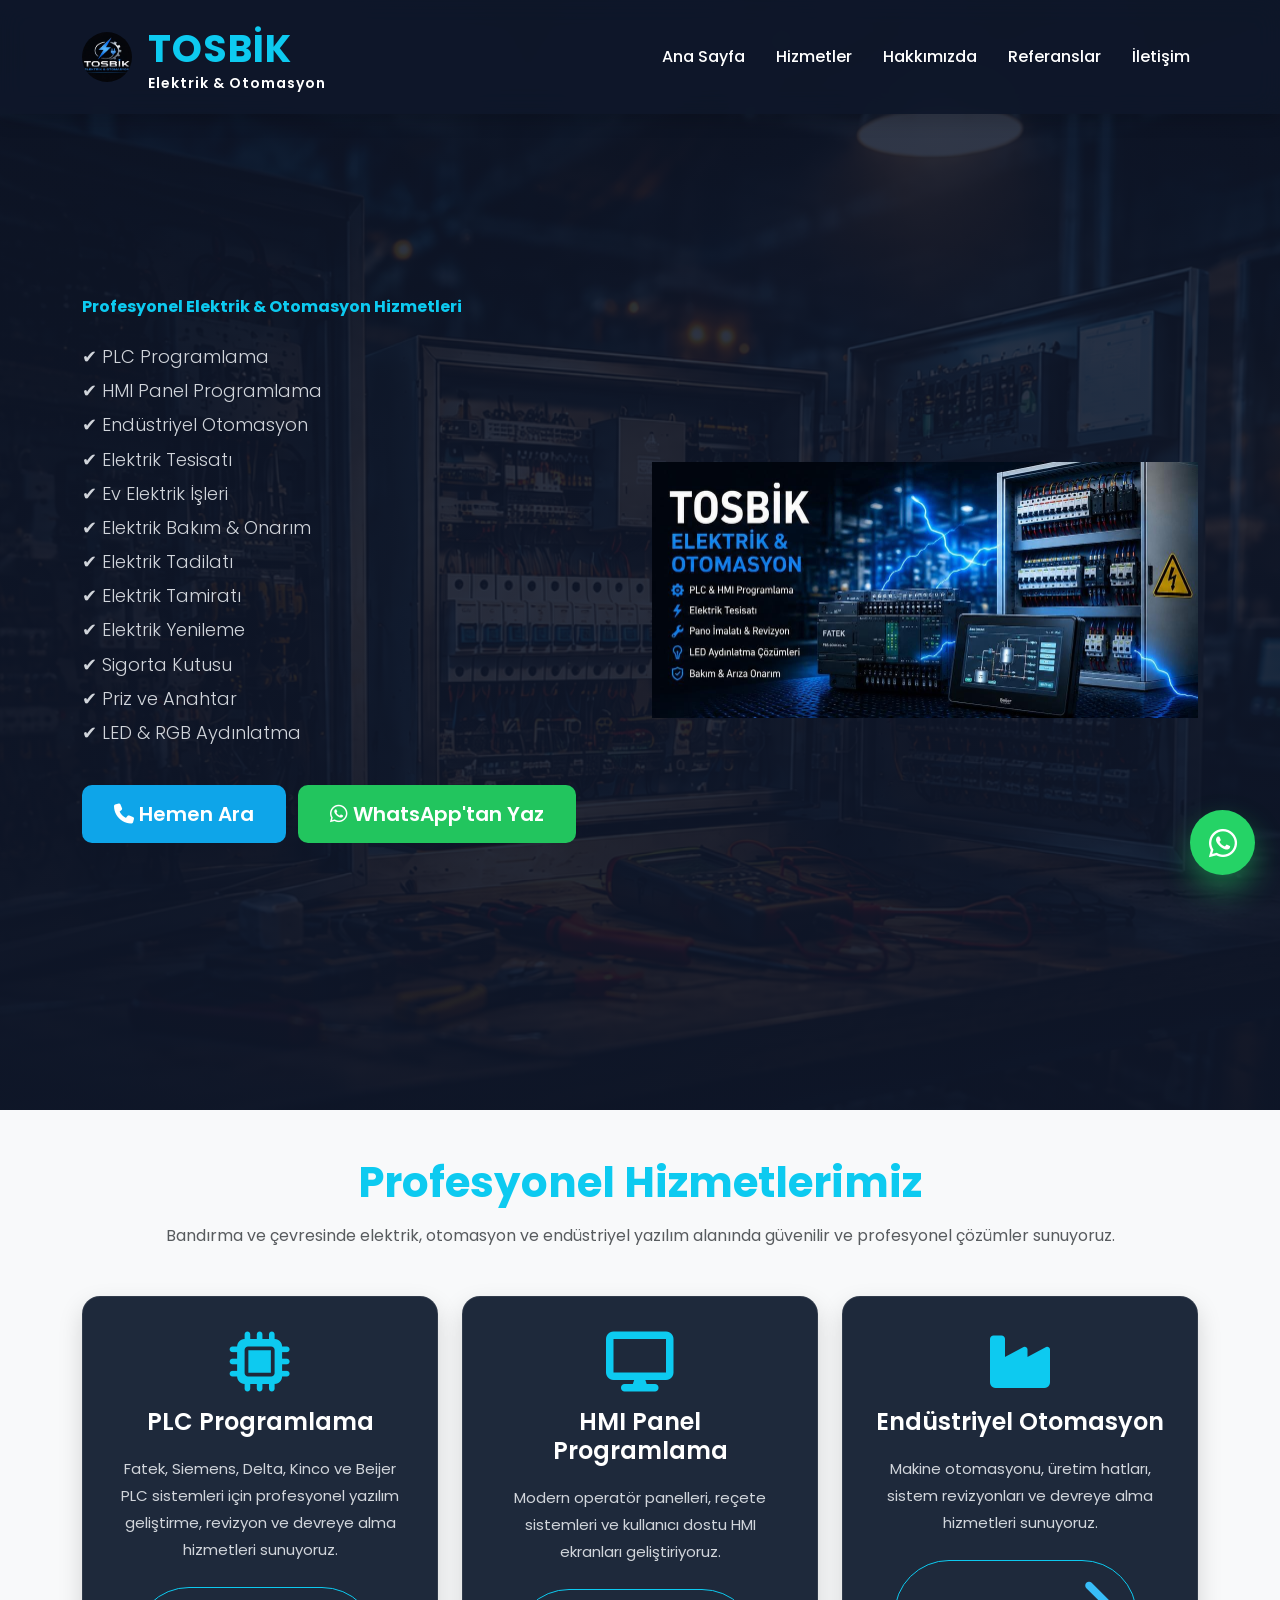
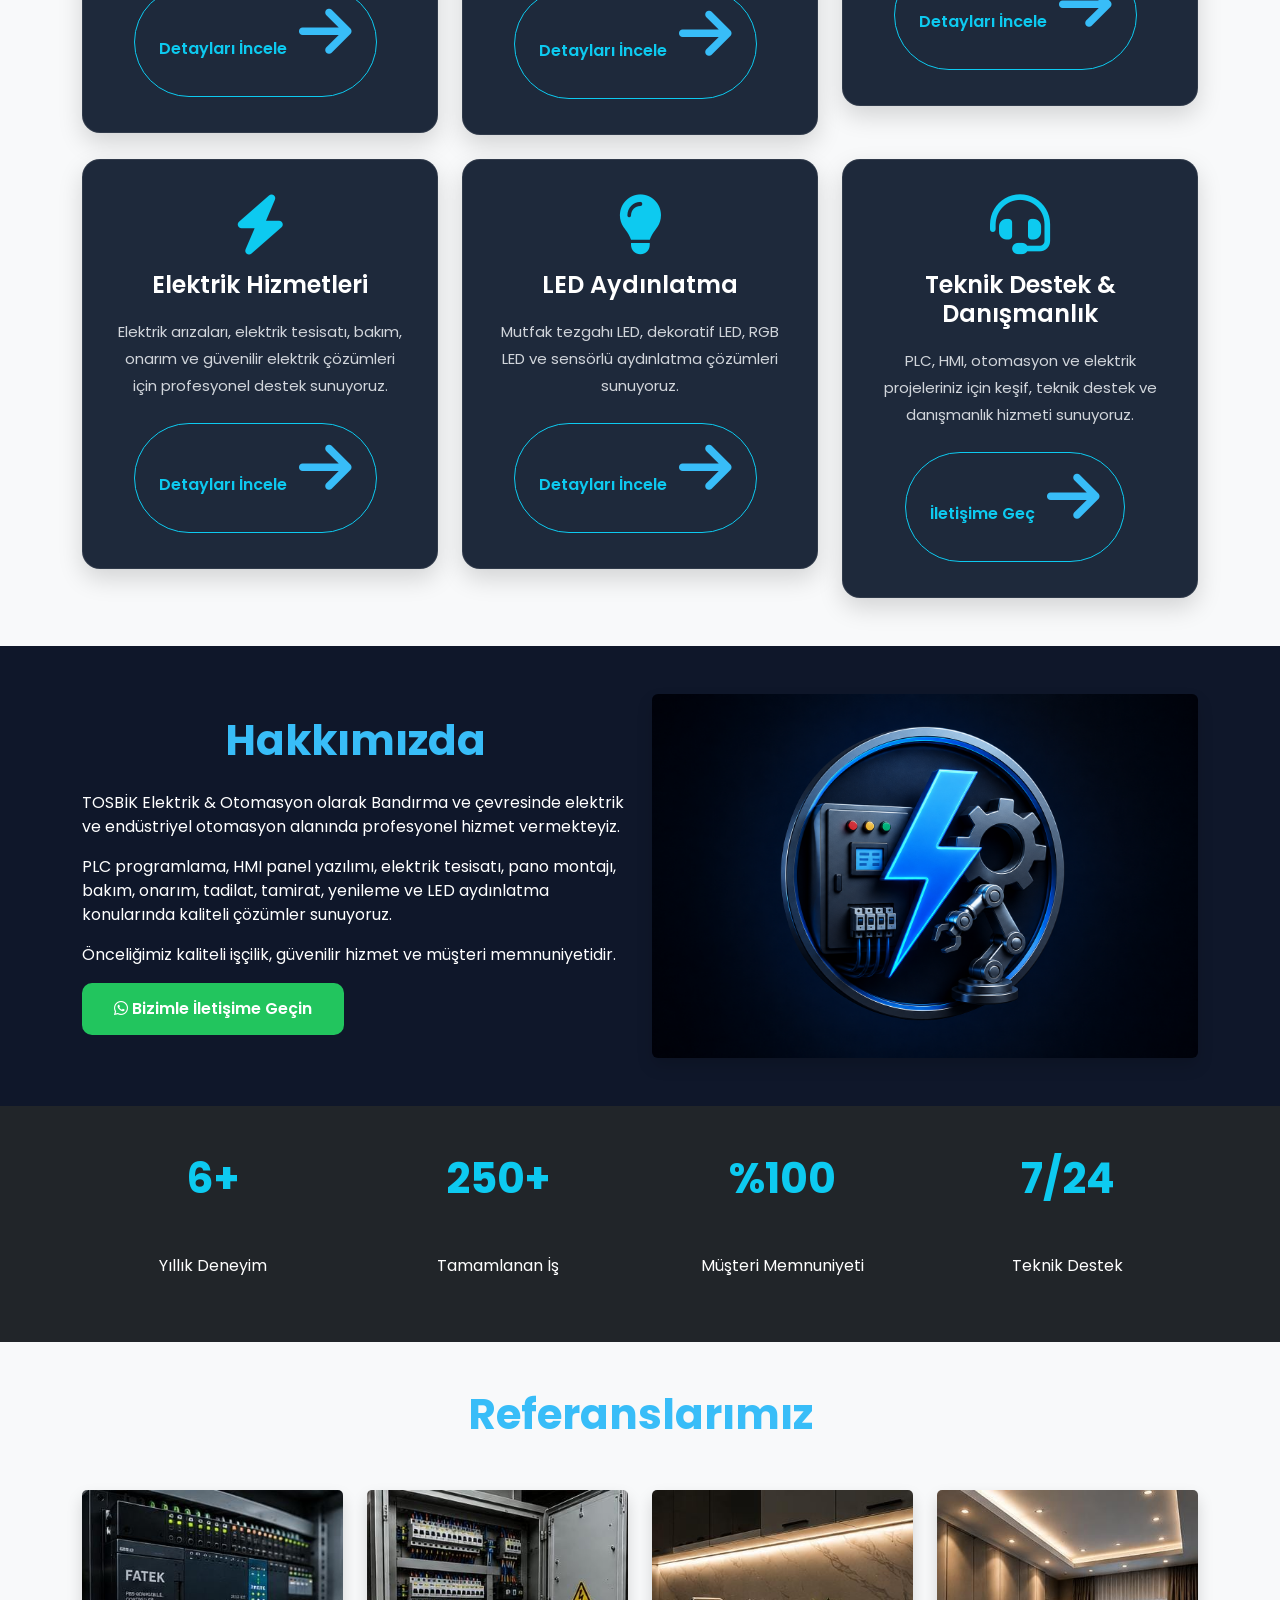
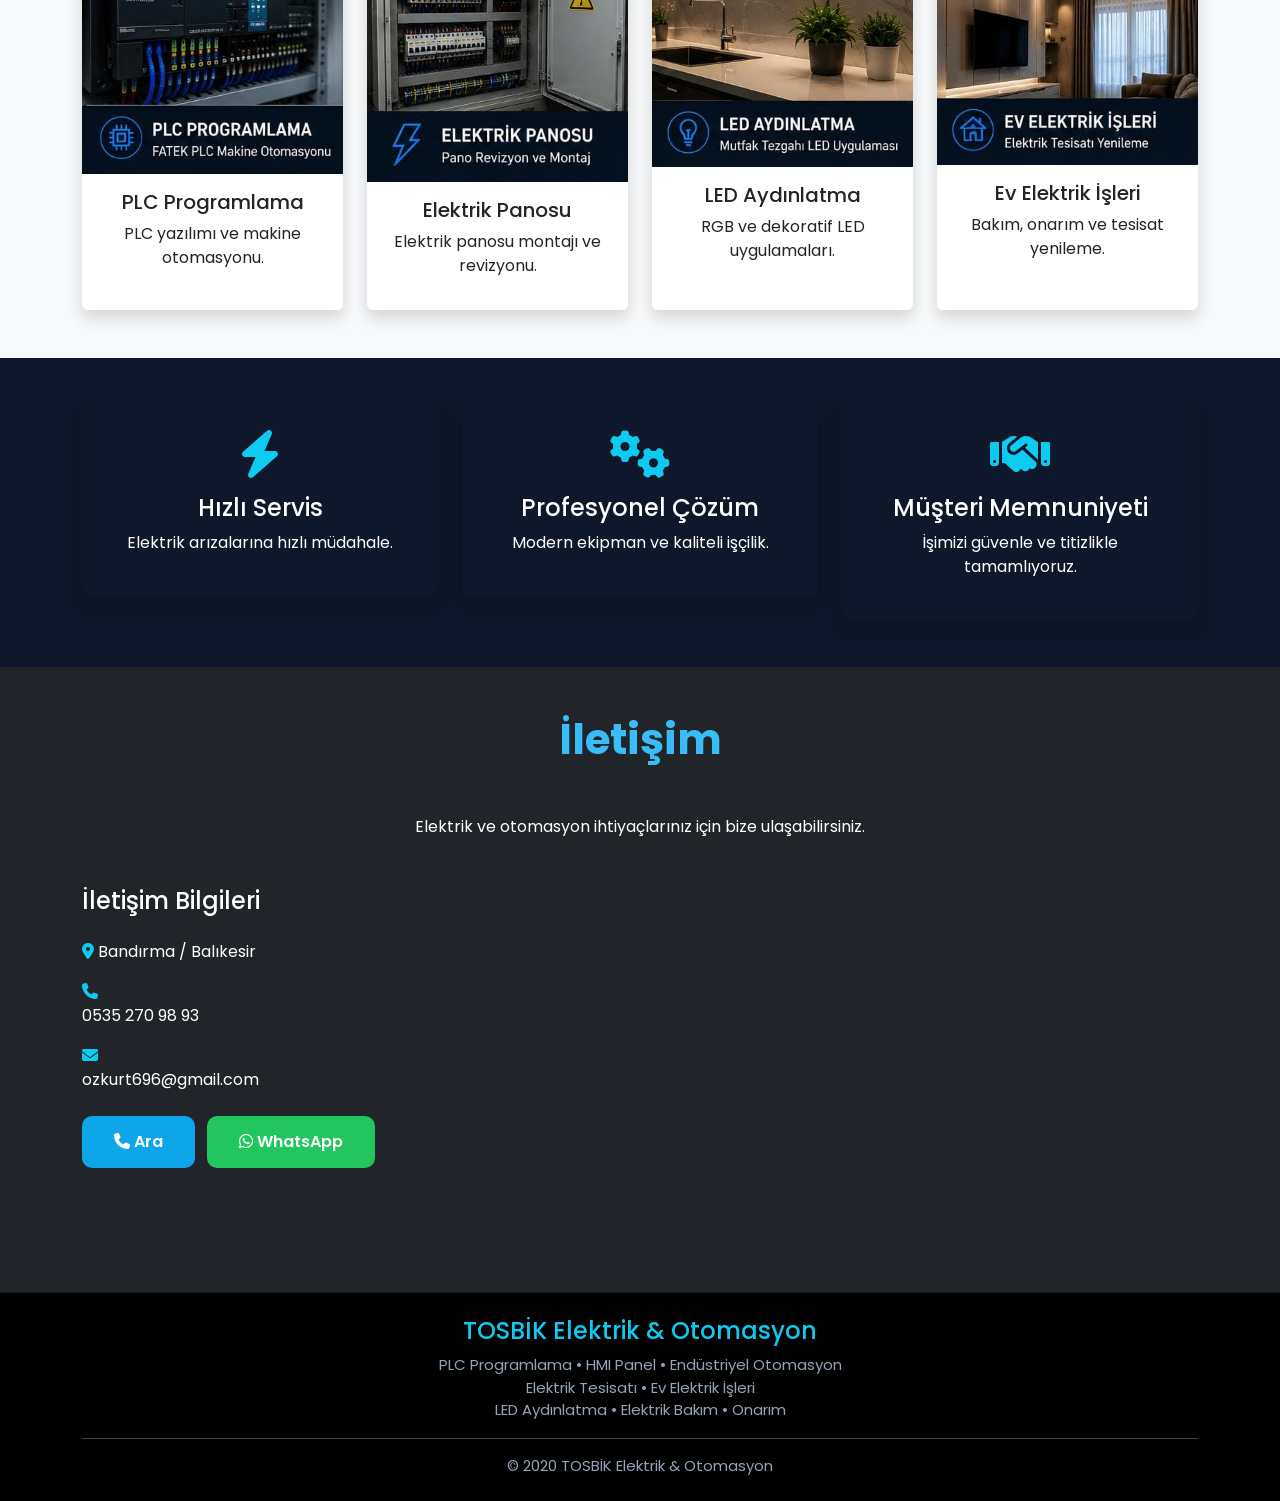
<file: index.html>
<!DOCTYPE html>
<html lang="tr">

<head>

<meta charset="UTF-8">
<meta name="twitter:card" content="summary_large_image">
<meta name="twitter:title" content="TOSBİK Elektrik & Otomasyon">
<meta name="twitter:description" content="Bandırma Elektrikçi | PLC Programlama | Endüstriyel Otomasyon">
<meta name="twitter:image" content="https://tosbik-elektrik-otomasyon.github.io/Tosbik-Elektrik-otomasyon/images/logo.jpg">
    
<meta name="viewport" content="width=device-width, initial-scale=1.0">
<meta property="og:url" content="https://tosbik-elektrik-otomasyon.github.io/Tosbik-Elektrik-otomasyon/">
<title>TOSBİK Elektrik & Otomasyon | Bandırma Elektrikçi | PLC Programlama | Endüstriyel Otomasyon</title>
<link rel="canonical" href="https://tosbik-elektrik-otomasyon.github.io/Tosbik-Elektrik-otomasyon/">
<meta name="description" content="Bandırma'da PLC Programlama, HMI Panel Programlama, Endüstriyel Otomasyon, Elektrik Tesisatı, Ev Elektrik İşleri, Elektrik Arızaları, LED Aydınlatma ve Endüstriyel Yazılım Hizmetleri.">

<meta name="keywords" content="Bandırma Elektrikçi, Bandırma PLC Programlama, Bandırma HMI Panel, Endüstriyel Otomasyon, Elektrik Tesisatı, Elektrik Arızası, LED Aydınlatma, Fatek PLC, Delta PLC, Siemens PLC, Kinco HMI, Beijer HMI">

<meta name="author" content="TOSBİK Elektrik & Otomasyon">

<meta name="robots" content="index,follow">

<meta name="language" content="tr">

<meta name="theme-color" content="#0f172a">

<meta name="application-name" content="TOSBİK Elektrik & Otomasyon">

<meta property="og:type" content="website">

<meta property="og:title" content="TOSBİK Elektrik & Otomasyon">

<meta property="og:description" content="Bandırma'da profesyonel PLC Programlama, HMI Panel, Endüstriyel Otomasyon, Elektrik Tesisatı ve LED Aydınlatma Hizmetleri.">

<meta property="og:image"
content="https://tosbik-elektrik-otomasyon.github.io/Tosbik-Elektrik-otomasyon/images/logo.jpg">

<meta property="og:locale" content="tr_TR">

<link rel="icon" href="images/logo.jpg">

<link rel="preconnect" href="https://fonts.googleapis.com">

<link rel="preconnect" href="https://fonts.gstatic.com" crossorigin>

<link href="https://fonts.googleapis.com/css2?family=Poppins:wght@300;400;500;600;700;800&display=swap" rel="stylesheet">

<link href="https://cdn.jsdelivr.net/npm/bootstrap@5.3.7/dist/css/bootstrap.min.css" rel="stylesheet">

<link rel="stylesheet" href="https://cdnjs.cloudflare.com/ajax/libs/font-awesome/6.7.2/css/all.min.css">

<link rel="stylesheet" href="css/style.css">
    <script type="application/ld+json">
{
  "@context": "https://schema.org",
  "@type": "Electrician",
  "name": "TOSBİK Elektrik & Otomasyon",
  "image": "https://tosbik-elektrik-otomasyon.github.io/Tosbik-Elektrik-otomasyon/images/logo.jpg",
  "url": "https://tosbik-elektrik-otomasyon.github.io/Tosbik-Elektrik-otomasyon/",
  "telephone": "+90 535 270 98 93",
  "priceRange": "₺₺",
  "address": {
    "@type": "PostalAddress",
    "addressLocality": "Bandırma",
    "addressRegion": "Balıkesir",
    "addressCountry": "TR"
  },
  "areaServed": [
    "Bandırma",
    "Erdek",
    "Gönen",
    "Manyas",
    "Susurluk",
    "Karacabey",
    "Balıkesir"
  ],
  "description": "Bandırma'da elektrik arızaları, elektrik tesisatı, LED aydınlatma, PLC programlama, HMI panel programlama ve endüstriyel otomasyon hizmetleri sunuyoruz.",
  "sameAs": [
    "https://wa.me/905352709893"
  ],
  "hasOfferCatalog": {
    "@type": "OfferCatalog",
    "name": "Hizmetler",
    "itemListElement": [
      {
        "@type": "Offer",
        "itemOffered": {
          "@type": "Service",
          "name": "Elektrik Arızaları"
        }
      },
      {
        "@type": "Offer",
        "itemOffered": {
          "@type": "Service",
          "name": "Elektrik Tesisatı"
        }
      },
      {
        "@type": "Offer",
        "itemOffered": {
          "@type": "Service",
          "name": "LED Aydınlatma"
        }
      },
      {
        "@type": "Offer",
        "itemOffered": {
          "@type": "Service",
          "name": "PLC Programlama"
        }
      },
      {
        "@type": "Offer",
        "itemOffered": {
          "@type": "Service",
          "name": "HMI Panel Programlama"
        }
      },
      {
        "@type": "Offer",
        "itemOffered": {
          "@type": "Service",
          "name": "Endüstriyel Otomasyon"
        }
      }
    ]
  }
}

</script>
<meta name="msvalidate.01" content="CA2B20C979F960839539240608A1CC9C" />
    <meta name="yandex-verification" content="b06cf9f6529d59ac" />
</head>

<body>

<nav class="navbar navbar-expand-lg navbar-dark bg-dark fixed-top shadow">

<div class="container">

<a class="navbar-brand d-flex align-items-center" href="#anasayfa">

    <img src="images/logo.jpg"
         width="50"
         height="50"
         class="rounded-circle me-3"
         alt="Logo">

    <div>

        <div class="fw-bold text-info" style="font-size:38px;">
            TOSBİK
        </div>

        <div class="text-white fw-semibold" style="font-size:14px; margin-top:-4px;">
            Elektrik & Otomasyon
        </div>

    </div>

</a>

<button class="navbar-toggler"

type="button"

data-bs-toggle="collapse"

data-bs-target="#navbarMenu">

<span class="navbar-toggler-icon"></span>

</button>

<div class="collapse navbar-collapse"

id="navbarMenu">

<ul class="navbar-nav ms-auto">

<li class="nav-item">

<a class="nav-link" href="#anasayfa">

Ana Sayfa

</a>

</li>

<li class="nav-item">

<a class="nav-link" href="#hizmetler">

Hizmetler

</a>

</li>

<li class="nav-item">

<a class="nav-link" href="#hakkimizda">

Hakkımızda

</a>

</li>

<li class="nav-item">

<a class="nav-link" href="#referanslar">

Referanslar

</a>

</li>

<li class="nav-item">

<a class="nav-link" href="#iletisim">

İletişim

</a>

</li>

</ul>

</div>

</div>

</nav>

<section id="anasayfa" class="hero">

<div class="container">

<div class="row align-items-center min-vh-100">

<div class="col-lg-6">

<h1 class="text-info mb-3 fs-6">
Profesyonel Elektrik & Otomasyon Hizmetleri
</h1>
<p class="lead mt-4">

✔ PLC Programlama

<br>

✔ HMI Panel Programlama

<br>

✔ Endüstriyel Otomasyon

<br>

✔ Elektrik Tesisatı

<br>

✔ Ev Elektrik İşleri

<br>

✔ Elektrik Bakım & Onarım

<br>

✔ Elektrik Tadilatı

<br>

✔ Elektrik Tamiratı

<br>

✔ Elektrik Yenileme

<br>

✔ Sigorta Kutusu

<br>

✔ Priz ve Anahtar

<br>

✔ LED & RGB Aydınlatma

</p>

<div class="mt-4">

<a href="tel:+905352709893"

class="btn btn-info btn-lg me-2">

<i class="fa-solid fa-phone"></i>

Hemen Ara

</a>

<a href="https://wa.me/905352709893"

target="_blank"

class="btn btn-success btn-lg">

<i class="fab fa-whatsapp"></i>

WhatsApp'tan Yaz

</a>

</div>

</div>

<div class="col-lg-6 text-center">

<img src="images/hero.jpg"

class="img-fluid hero-img"

alt="Hero">

</div>

</div>

</div>

</section>
<section id="hizmetler" class="py-5 bg-light">

<div class="container">

<div class="text-center mb-5">

<h2 class="fw-bold text-info mb-3">
Profesyonel Hizmetlerimiz
</h2>

<p class="text-muted">
Bandırma ve çevresinde elektrik, otomasyon ve endüstriyel yazılım alanında güvenilir ve profesyonel çözümler sunuyoruz.
</p>

</div>

<div class="row g-4">

<!-- PLC -->

<div class="col-md-6 col-lg-4">

<a href="plc-programlama.html" class="text-decoration-none">

<div class="service-card d-flex flex-column h-100">

<div>

<i class="fa-solid fa-microchip fa-3x text-info mb-3"></i>

<h4>PLC Programlama</h4>

<p>
Fatek, Siemens, Delta, Kinco ve Beijer PLC sistemleri için profesyonel yazılım geliştirme, revizyon ve devreye alma hizmetleri sunuyoruz.
</p>

</div>

<div class="mt-4">

<span class="btn btn-outline-info rounded-pill px-4">
Detayları İncele
<i class="fa-solid fa-arrow-right ms-2"></i>
</span>

</div>

</div>

</a>

</div>

<!-- HMI -->

<div class="col-md-6 col-lg-4">

<a href="hmi-panel-programlama.html" class="text-decoration-none">

<div class="service-card d-flex flex-column h-100">

<div>

<i class="fa-solid fa-display fa-3x text-info mb-3"></i>

<h4>HMI Panel Programlama</h4>

<p>
Modern operatör panelleri, reçete sistemleri ve kullanıcı dostu HMI ekranları geliştiriyoruz.
</p>

</div>

<div class="mt-4">

<span class="btn btn-outline-info rounded-pill px-4">
Detayları İncele
<i class="fa-solid fa-arrow-right ms-2"></i>
</span>

</div>

</div>

</a>

</div>

<!-- OTOMASYON -->

<div class="col-md-6 col-lg-4">

<a href="endustriyel-otomasyon.html" class="text-decoration-none">

<div class="service-card d-flex flex-column h-100">

<div>

<i class="fa-solid fa-industry fa-3x text-info mb-3"></i>

<h4>Endüstriyel Otomasyon</h4>

<p>
Makine otomasyonu, üretim hatları, sistem revizyonları ve devreye alma hizmetleri sunuyoruz.
</p>

</div>

<div class="mt-4">

<span class="btn btn-outline-info rounded-pill px-4">
Detayları İncele
<i class="fa-solid fa-arrow-right ms-2"></i>
</span>

</div>

</div>

</a>

</div>

<!-- ELEKTRİK -->

<div class="col-md-6 col-lg-4">

<a href="bandirma-elektrikci.html" class="text-decoration-none">

<div class="service-card d-flex flex-column h-100">

<div>

<i class="fa-solid fa-bolt fa-3x text-info mb-3"></i>

<h4>Elektrik Hizmetleri</h4>

<p>
Elektrik arızaları, elektrik tesisatı, bakım, onarım ve güvenilir elektrik çözümleri için profesyonel destek sunuyoruz.
</p>

</div>

<div class="mt-4">

<span class="btn btn-outline-info rounded-pill px-4">
Detayları İncele
<i class="fa-solid fa-arrow-right ms-2"></i>
</span>

</div>

</div>

</a>

</div>

<!-- LED -->

<div class="col-md-6 col-lg-4">

<a href="bandirma-led-aydinlatma.html" class="text-decoration-none">

<div class="service-card d-flex flex-column h-100">

<div>

<i class="fa-solid fa-lightbulb fa-3x text-info mb-3"></i>

<h4>LED Aydınlatma</h4>

<p>
Mutfak tezgahı LED, dekoratif LED, RGB LED ve sensörlü aydınlatma çözümleri sunuyoruz.
</p>

</div>

<div class="mt-4">

<span class="btn btn-outline-info rounded-pill px-4">
Detayları İncele
<i class="fa-solid fa-arrow-right ms-2"></i>
</span>

</div>

</div>

</a>

</div>

<!-- DESTEK -->

<div class="col-md-6 col-lg-4">

<a href="#iletisim" class="text-decoration-none">

<div class="service-card d-flex flex-column h-100">

<div>

<i class="fa-solid fa-headset fa-3x text-info mb-3"></i>

<h4>Teknik Destek & Danışmanlık</h4>

<p>
PLC, HMI, otomasyon ve elektrik projeleriniz için keşif, teknik destek ve danışmanlık hizmeti sunuyoruz.
</p>

</div>

<div class="mt-4">

<span class="btn btn-outline-info rounded-pill px-4">
İletişime Geç
<i class="fa-solid fa-arrow-right ms-2"></i>
</span>

</div>

</div>

</a>

</div>

</div>

</div>

</section>

</section>
<section id="hakkimizda" class="py-5">

<div class="container">

<div class="row align-items-center">

<div class="col-lg-6">

<h2 class="fw-bold mb-4">

Hakkımızda

</h2>

<p>

TOSBİK Elektrik & Otomasyon olarak Bandırma ve çevresinde elektrik ve endüstriyel otomasyon alanında profesyonel hizmet vermekteyiz.

</p>

<p>

PLC programlama, HMI panel yazılımı, elektrik tesisatı, pano montajı, bakım, onarım, tadilat, tamirat, yenileme ve LED aydınlatma konularında kaliteli çözümler sunuyoruz.

</p>

<p>

Önceliğimiz kaliteli işçilik, güvenilir hizmet ve müşteri memnuniyetidir.

</p>

<a href="https://wa.me/905352709893"

target="_blank"

class="btn btn-success">

<i class="fab fa-whatsapp"></i>

Bizimle İletişime Geçin

</a>

</div>

<div class="col-lg-6">

<img src="images/hakkımda.jpg"

class="img-fluid rounded shadow"

alt="Hakkımızda">

</div>

</div>

</div>

</section>

<section class="py-5 bg-dark text-white">

<div class="container">

<div class="row text-center">

<div class="col-md-3">

<h2 class="text-info">6+</h2>

<p>Yıllık Deneyim</p>

</div>

<div class="col-md-3">

<h2 class="text-info">250+</h2>

<p>Tamamlanan İş</p>

</div>

<div class="col-md-3">

<h2 class="text-info">%100</h2>

<p>Müşteri Memnuniyeti</p>

</div>

<div class="col-md-3">

<h2 class="text-info">7/24</h2>

<p>Teknik Destek</p>

</div>

</div>

</div>

</section>
<section id="referanslar" class="py-5 bg-light">

<div class="container">

<div class="text-center mb-5">

<h2 class="fw-bold">

Referanslarımız

</h2>

<p class="text-muted">

</p>

</div>

<div class="row g-4">

<div class="col-md-6 col-lg-3">

<div class="card border-0 shadow h-100">

<img src="images/referans1.jpg"

class="card-img-top"

alt="PLC Programlama">

<div class="card-body text-center">

<h5>PLC Programlama</h5>

<p>

PLC yazılımı ve makine otomasyonu.

</p>

</div>

</div>

</div>

<div class="col-md-6 col-lg-3">

<div class="card border-0 shadow h-100">

<img src="images/referans2.jpg"

class="card-img-top"

alt="Elektrik Panosu">

<div class="card-body text-center">

<h5>Elektrik Panosu</h5>

<p>

Elektrik panosu montajı ve revizyonu.

</p>

</div>

</div>

</div>

<div class="col-md-6 col-lg-3">

<div class="card border-0 shadow h-100">

<img src="images/referans3.jpg"

class="card-img-top"

alt="LED Aydınlatma">

<div class="card-body text-center">

<h5>LED Aydınlatma</h5>

<p>

RGB ve dekoratif LED uygulamaları.

</p>

</div>

</div>

</div>

<div class="col-md-6 col-lg-3">

<div class="card border-0 shadow h-100">

<img src="images/referans4.jpg"

class="card-img-top"

alt="Ev Elektrik İşleri">

<div class="card-body text-center">

<h5>Ev Elektrik İşleri</h5>

<p>

Bakım, onarım ve tesisat yenileme.

</p>

</div>

</div>

</div>

</div>

</div>

</section>

<section class="py-5">

<div class="container">

<div class="row">

<div class="col-lg-4">

<div class="p-4 shadow rounded text-center">

<i class="fa-solid fa-bolt fa-3x text-info mb-3"></i>

<h4>Hızlı Servis</h4>

<p>

Elektrik arızalarına hızlı müdahale.

</p>

</div>

</div>

<div class="col-lg-4">

<div class="p-4 shadow rounded text-center">

<i class="fa-solid fa-gears fa-3x text-info mb-3"></i>

<h4>Profesyonel Çözüm</h4>

<p>

Modern ekipman ve kaliteli işçilik.

</p>

</div>

</div>

<div class="col-lg-4">

<div class="p-4 shadow rounded text-center">

<i class="fa-solid fa-handshake fa-3x text-info mb-3"></i>

<h4>Müşteri Memnuniyeti</h4>

<p>

İşimizi güvenle ve titizlikle tamamlıyoruz.

</p>

</div>

</div>

</div>

</div>

</section>
<section id="iletisim" class="py-5 bg-dark text-white">

<div class="container">

<div class="text-center mb-5">

<h2 class="fw-bold">

İletişim

</h2>

<p>

Elektrik ve otomasyon ihtiyaçlarınız için bize ulaşabilirsiniz.

</p>

</div>

<div class="row g-5">

<div class="col-lg-6">

<h4 class="mb-4">

İletişim Bilgileri

</h4>

<p>

<i class="fa-solid fa-location-dot text-info"></i>

Bandırma / Balıkesir

</p>

<p>

<i class="fa-solid fa-phone text-info"></i>

<a href="tel:+905352709893" class="text-white text-decoration-none">

0535 270 98 93

</a>

</p>

<p>

<i class="fa-solid fa-envelope text-info"></i>

<a href="mailto:ozkurt696@gmail.com"

class="text-white text-decoration-none">

ozkurt696@gmail.com

</a>

</p>

<div class="mt-4">

<a href="tel:+905352709893"

class="btn btn-info me-2">

<i class="fa-solid fa-phone"></i>

Ara

</a>

<a href="https://wa.me/905352709893"

target="_blank"

class="btn btn-success">

<i class="fab fa-whatsapp"></i>

WhatsApp

</a>

</div>

</div>

<div class="col-lg-6">

<iframe

src="https://www.google.com/maps?q=Bandirma&output=embed"

width="100%"

height="350"

style="border:0;border-radius:15px"

loading="lazy">

</iframe>

</div>

</div>

</div>

</section>

<a href="https://wa.me/905352709893"

class="floating-whatsapp"

target="_blank">

<i class="fab fa-whatsapp"></i>

</a>

<button id="topBtn">

<i class="fa-solid fa-arrow-up"></i>

</button>

<footer class="bg-black text-center text-white py-4">

<div class="container">

<h4 class="text-info">

TOSBİK Elektrik & Otomasyon

</h4>

<p>

PLC Programlama • HMI Panel • Endüstriyel Otomasyon

</p>

<p>

Elektrik Tesisatı • Ev Elektrik İşleri

</p>

<p>

LED Aydınlatma • Elektrik Bakım • Onarım

</p>

<hr>

<p>

© 2020 TOSBİK Elektrik & Otomasyon

</p>

</div>

</footer>

<script src="https://cdn.jsdelivr.net/npm/bootstrap@5.3.7/dist/js/bootstrap.bundle.min.js"></script>

<script src="js/app.js"></script>

</body>

</html>
</file>
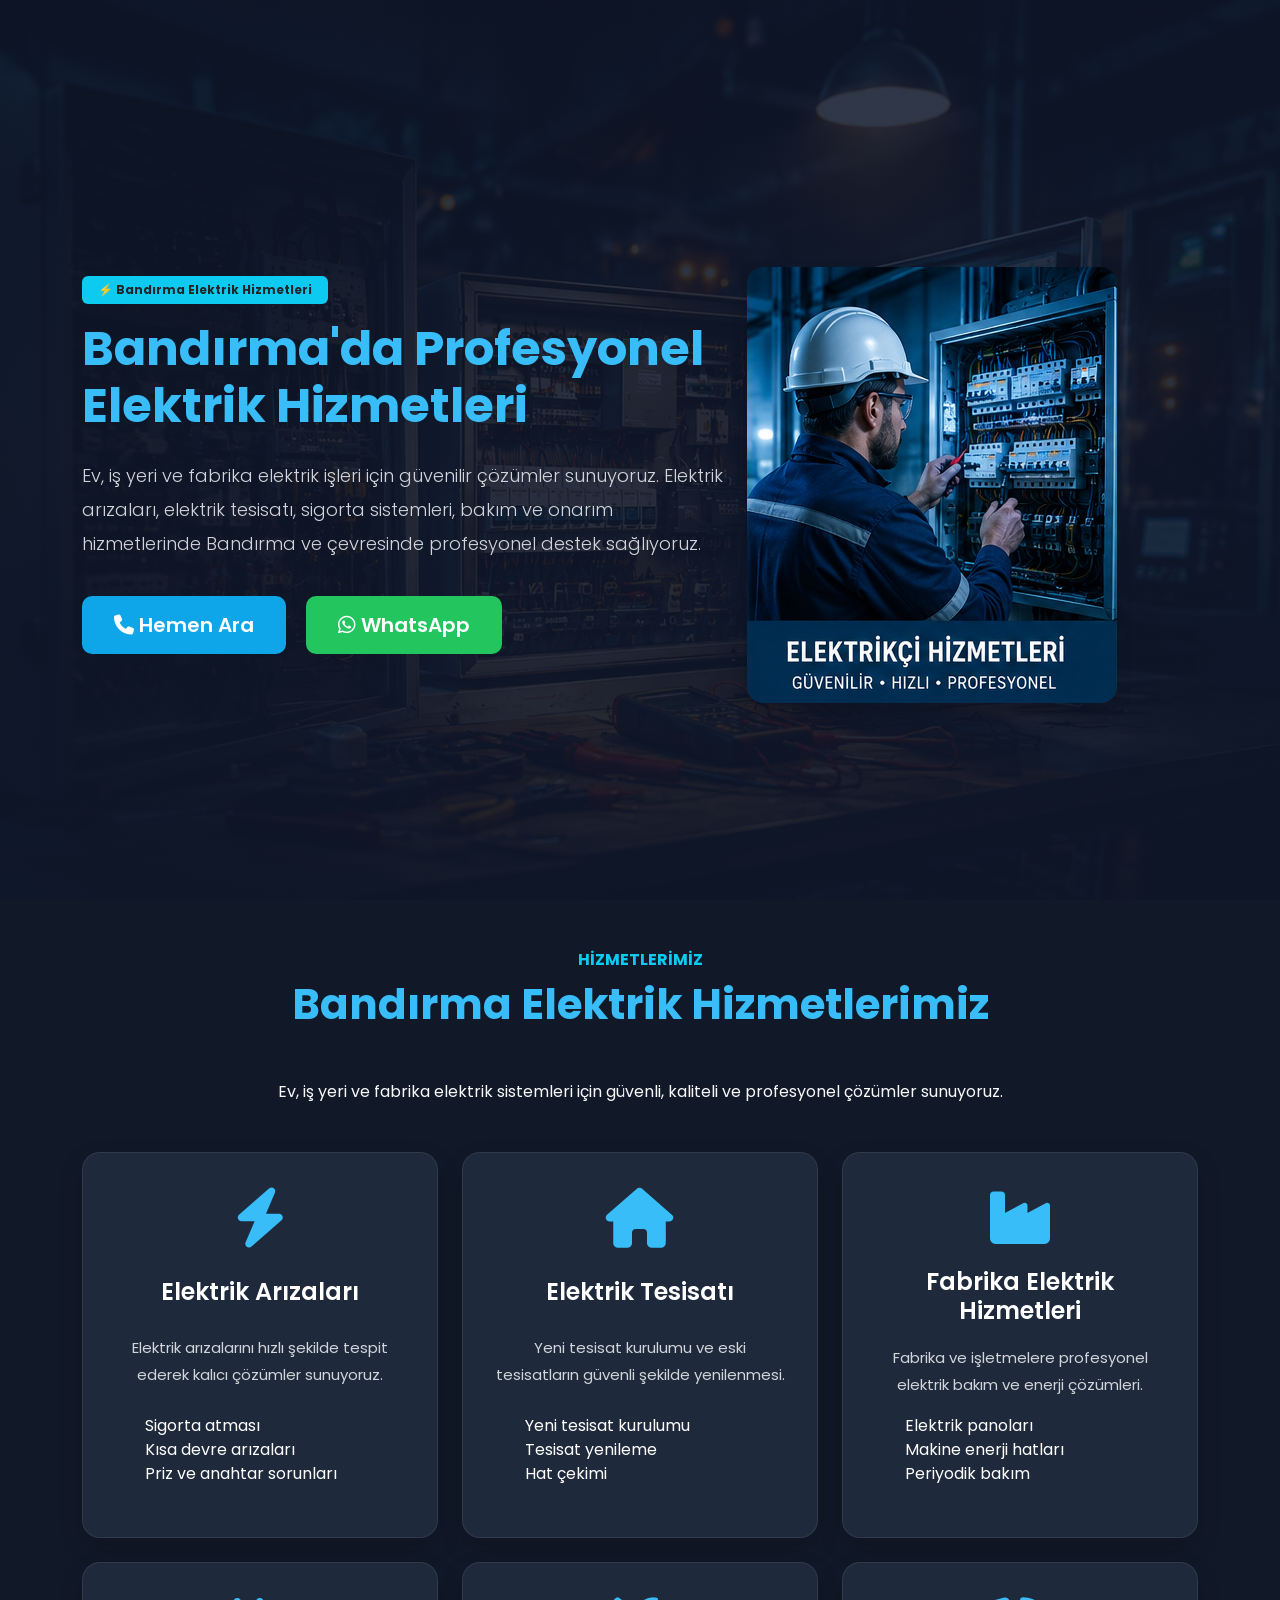
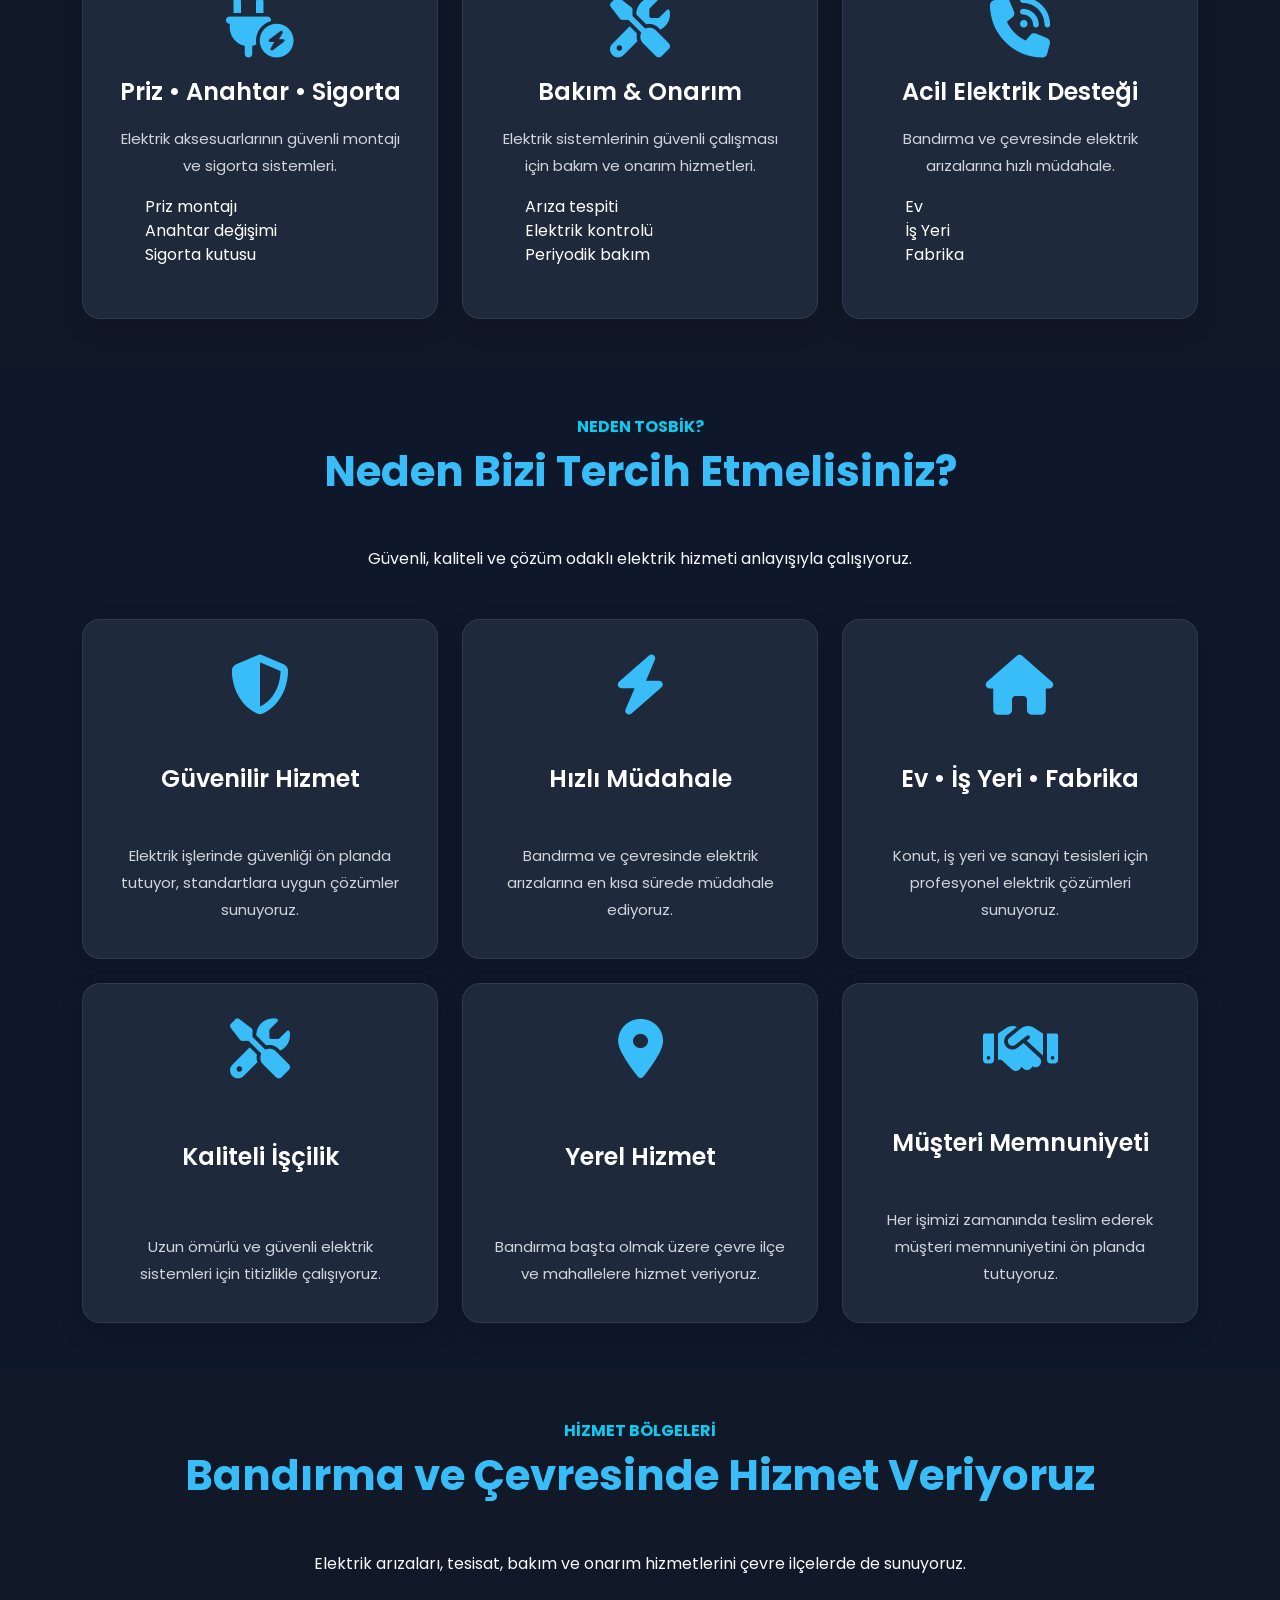
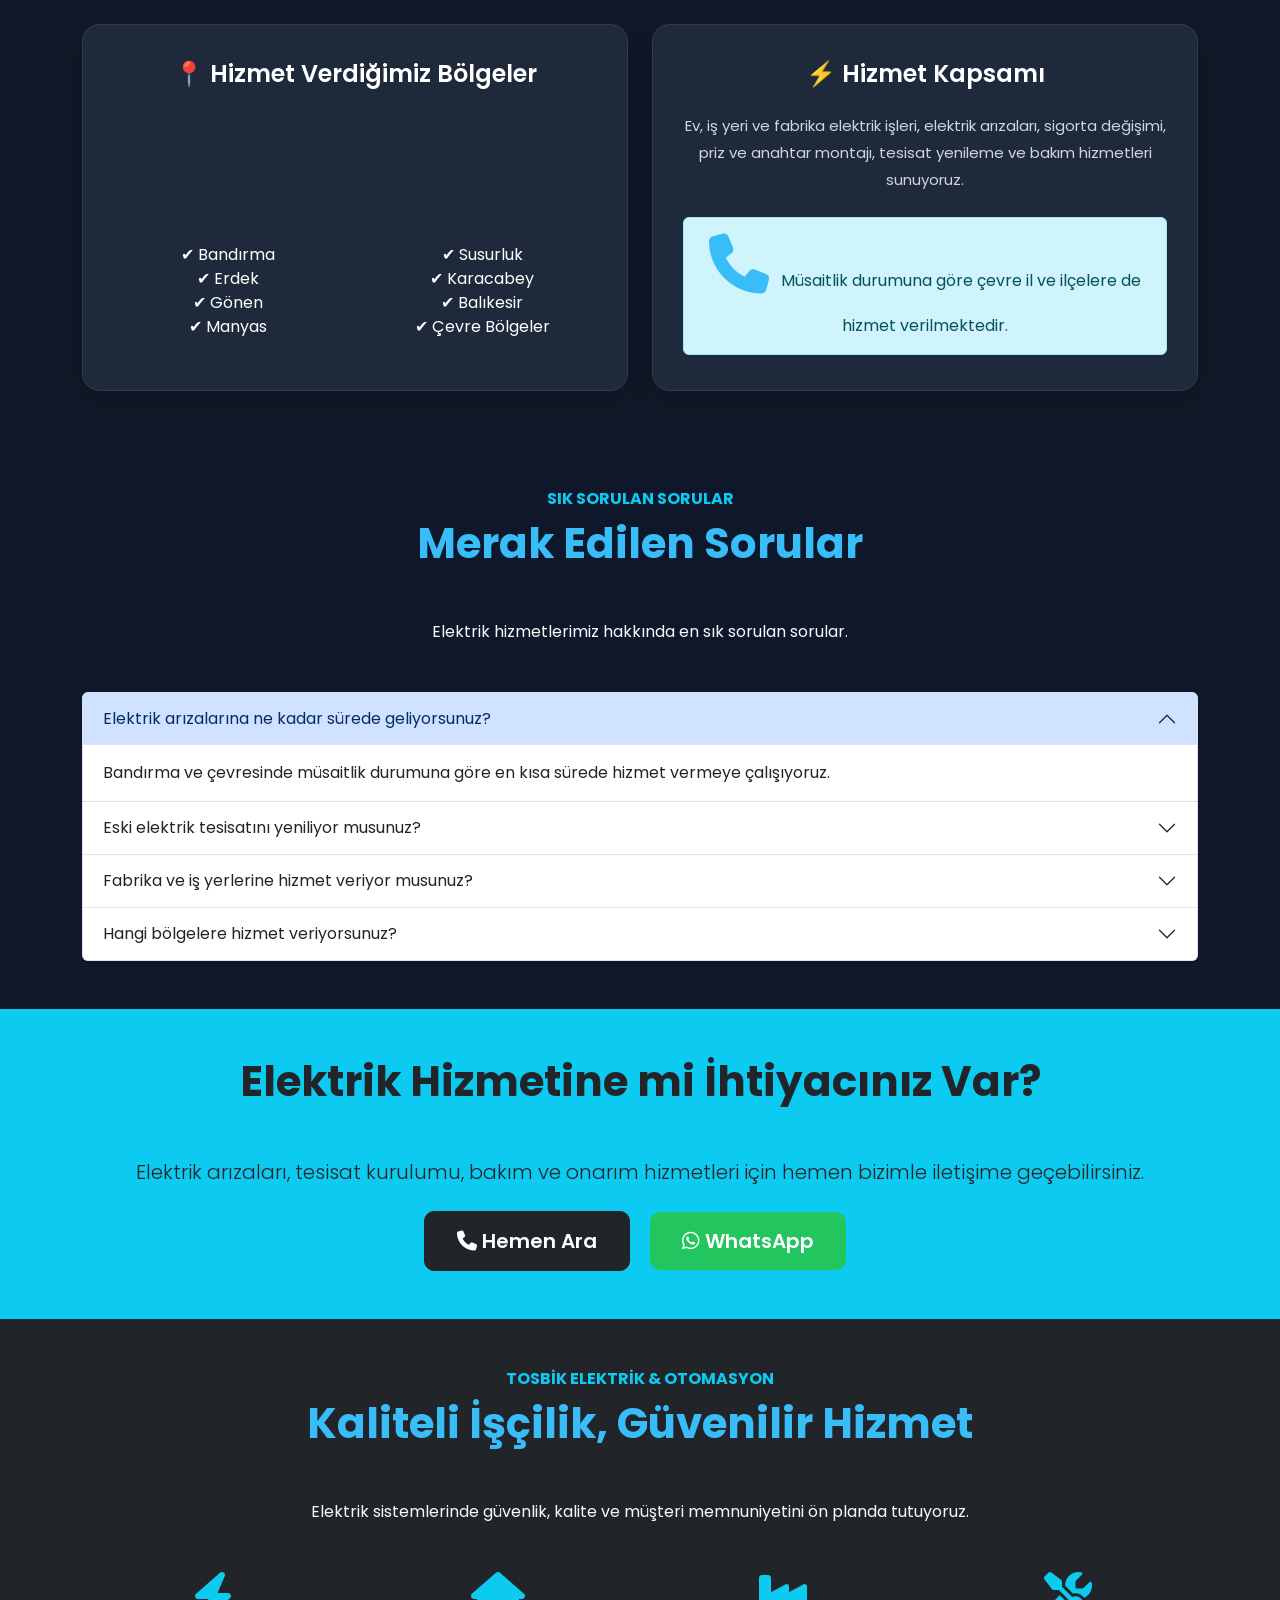
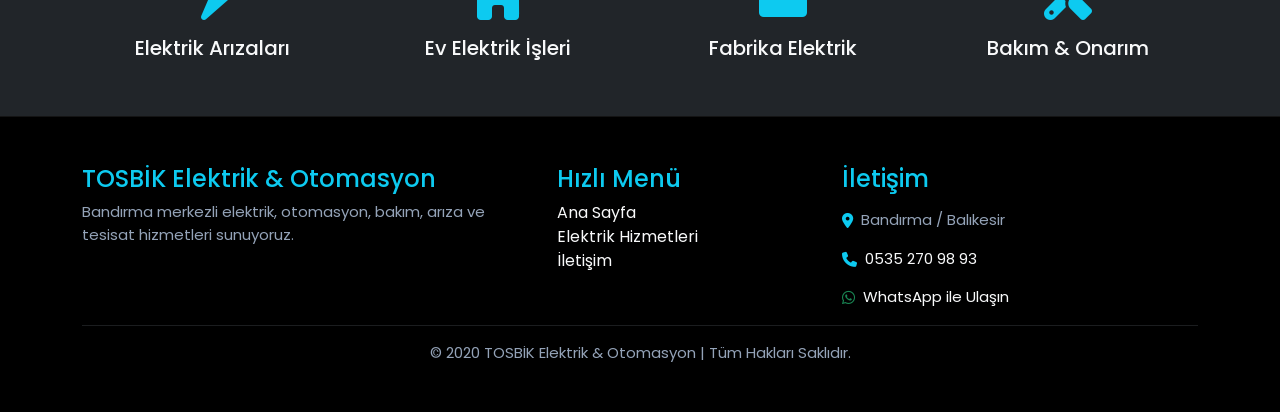
<file: bandirma-elektrikci.html>
<!DOCTYPE html>
<html lang="tr">

<head>
    <meta charset="UTF-8">
    <meta name="viewport" content="width=device-width, initial-scale=1.0">

    <title>Bandırma Elektrik Hizmetleri | TOSBİK Elektrik & Otomasyon</title>

    <meta name="description"
        content="Bandırma'da profesyonel elektrik hizmetleri. Elektrik arızaları, tesisat, bakım, onarım, sigorta, priz, fabrika elektrik işleri ve daha fazlası.">

    <!-- Bootstrap -->
    <link href="https://cdn.jsdelivr.net/npm/bootstrap@5.3.7/dist/css/bootstrap.min.css" rel="stylesheet">

    <!-- Font Awesome -->
    <link rel="stylesheet"
        href="https://cdnjs.cloudflare.com/ajax/libs/font-awesome/6.7.2/css/all.min.css">

    <!-- CSS -->
    <link rel="stylesheet" href="css/style.css">
    <link rel="icon" href="images/logo.jpg">
</head>

<body>

<!-- HERO -->

<section class="hero" id="anasayfa">

    <div class="container">

        <div class="row align-items-center">

            <div class="col-lg-7">

                <span class="badge bg-info text-dark px-3 py-2 mb-3">
                    ⚡ Bandırma Elektrik Hizmetleri
                </span>

                <h1 class="display-4 fw-bold">
                    Bandırma'da Profesyonel Elektrik Hizmetleri
                </h1>

                <p class="lead mt-4">
                    Ev, iş yeri ve fabrika elektrik işleri için güvenilir çözümler sunuyoruz.
                    Elektrik arızaları, elektrik tesisatı, sigorta sistemleri, bakım ve onarım
                    hizmetlerinde Bandırma ve çevresinde profesyonel destek sağlıyoruz.
                </p>

                <div class="mt-4">

                    <a href="tel:+905352709893" class="btn btn-info btn-lg me-3">
                        <i class="fa-solid fa-phone"></i>
                        Hemen Ara
                    </a>

                    <a href="https://wa.me/905352709893"
                        target="_blank"
                        class="btn btn-success btn-lg">
                        <i class="fa-brands fa-whatsapp"></i>
                        WhatsApp
                    </a>

                </div>

            </div>

            <div class="col-lg-5 text-center">

                <img src="images/elektrikci-hero.jpg"
                    class="img-fluid rounded-4 shadow"
                    alt="Bandırma Elektrik Hizmetleri">

            </div>

        </div>

    </div>

</section>

<!-- HİZMETLERİMİZ -->


<section class="services py-5">

    <div class="container">

        <div class="text-center mb-5">

            <span class="text-info fw-bold">
                HİZMETLERİMİZ
            </span>

            <h2 class="fw-bold mt-2">
                Bandırma Elektrik Hizmetlerimiz
            </h2>

            <p class="text-light">
                Ev, iş yeri ve fabrika elektrik sistemleri için güvenli,
                kaliteli ve profesyonel çözümler sunuyoruz.
            </p>

        </div>

        <div class="row g-4">

            <div class="col-md-6 col-lg-4">
                <div class="service-card h-100">
                    <i class="fa-solid fa-bolt"></i>
                    <h4>Elektrik Arızaları</h4>
                    <p>Elektrik arızalarını hızlı şekilde tespit ederek kalıcı çözümler sunuyoruz.</p>

                    <ul class="mt-3 text-start">
                        <li>Sigorta atması</li>
                        <li>Kısa devre arızaları</li>
                        <li>Priz ve anahtar sorunları</li>
                    </ul>

                </div>
            </div>

            <div class="col-md-6 col-lg-4">
                <div class="service-card h-100">
                    <i class="fa-solid fa-house"></i>
                    <h4>Elektrik Tesisatı</h4>
                    <p>Yeni tesisat kurulumu ve eski tesisatların güvenli şekilde yenilenmesi.</p>

                    <ul class="mt-3 text-start">
                        <li>Yeni tesisat kurulumu</li>
                        <li>Tesisat yenileme</li>
                        <li>Hat çekimi</li>
                    </ul>

                </div>
            </div>

            <div class="col-md-6 col-lg-4">
                <div class="service-card h-100">
                    <i class="fa-solid fa-industry"></i>
                    <h4>Fabrika Elektrik Hizmetleri</h4>
                    <p>Fabrika ve işletmelere profesyonel elektrik bakım ve enerji çözümleri.</p>

                    <ul class="mt-3 text-start">
                        <li>Elektrik panoları</li>
                        <li>Makine enerji hatları</li>
                        <li>Periyodik bakım</li>
                    </ul>

                </div>
            </div>

            <div class="col-md-6 col-lg-4">
                <div class="service-card h-100">
                    <i class="fa-solid fa-plug-circle-bolt"></i>
                    <h4>Priz • Anahtar • Sigorta</h4>
                    <p>Elektrik aksesuarlarının güvenli montajı ve sigorta sistemleri.</p>

                    <ul class="mt-3 text-start">
                        <li>Priz montajı</li>
                        <li>Anahtar değişimi</li>
                        <li>Sigorta kutusu</li>
                    </ul>

                </div>
            </div>

            <div class="col-md-6 col-lg-4">
                <div class="service-card h-100">
                    <i class="fa-solid fa-screwdriver-wrench"></i>
                    <h4>Bakım & Onarım</h4>
                    <p>Elektrik sistemlerinin güvenli çalışması için bakım ve onarım hizmetleri.</p>

                    <ul class="mt-3 text-start">
                        <li>Arıza tespiti</li>
                        <li>Elektrik kontrolü</li>
                        <li>Periyodik bakım</li>
                    </ul>

                </div>
            </div>

            <div class="col-md-6 col-lg-4">
                <div class="service-card h-100">
                    <i class="fa-solid fa-phone-volume"></i>
                    <h4>Acil Elektrik Desteği</h4>
                    <p>Bandırma ve çevresinde elektrik arızalarına hızlı müdahale.</p>

                    <ul class="mt-3 text-start">
                        <li>Ev</li>
                        <li>İş Yeri</li>
                        <li>Fabrika</li>
                    </ul>

                </div>
            </div>

        </div>

    </div>

</section>


<!-- NEDEN TOSBİK -->
<!-- NEDEN TOSBİK -->

<section class="py-5">

    <div class="container">

        <div class="text-center mb-5">

            <span class="text-info fw-bold">
                NEDEN TOSBİK?
            </span>

            <h2 class="fw-bold mt-2">
                Neden Bizi Tercih Etmelisiniz?
            </h2>

            <p class="text-light">
                Güvenli, kaliteli ve çözüm odaklı elektrik hizmeti anlayışıyla çalışıyoruz.
            </p>

        </div>

        <div class="row g-4">

            <div class="col-md-6 col-lg-4">
                <div class="service-card h-100">
                    <i class="fa-solid fa-shield-halved"></i>
                    <h4>Güvenilir Hizmet</h4>
                    <p>Elektrik işlerinde güvenliği ön planda tutuyor, standartlara uygun çözümler sunuyoruz.</p>
                </div>
            </div>

            <div class="col-md-6 col-lg-4">
                <div class="service-card h-100">
                    <i class="fa-solid fa-bolt"></i>
                    <h4>Hızlı Müdahale</h4>
                    <p>Bandırma ve çevresinde elektrik arızalarına en kısa sürede müdahale ediyoruz.</p>
                </div>
            </div>

            <div class="col-md-6 col-lg-4">
                <div class="service-card h-100">
                    <i class="fa-solid fa-house"></i>
                    <h4>Ev • İş Yeri • Fabrika</h4>
                    <p>Konut, iş yeri ve sanayi tesisleri için profesyonel elektrik çözümleri sunuyoruz.</p>
                </div>
            </div>

            <div class="col-md-6 col-lg-4">
                <div class="service-card h-100">
                    <i class="fa-solid fa-screwdriver-wrench"></i>
                    <h4>Kaliteli İşçilik</h4>
                    <p>Uzun ömürlü ve güvenli elektrik sistemleri için titizlikle çalışıyoruz.</p>
                </div>
            </div>

            <div class="col-md-6 col-lg-4">
                <div class="service-card h-100">
                    <i class="fa-solid fa-location-dot"></i>
                    <h4>Yerel Hizmet</h4>
                    <p>Bandırma başta olmak üzere çevre ilçe ve mahallelere hizmet veriyoruz.</p>
                </div>
            </div>

            <div class="col-md-6 col-lg-4">
                <div class="service-card h-100">
                    <i class="fa-solid fa-handshake"></i>
                    <h4>Müşteri Memnuniyeti</h4>
                    <p>Her işimizi zamanında teslim ederek müşteri memnuniyetini ön planda tutuyoruz.</p>
                </div>
            </div>

        </div>

    </div>

</section>

<!-- HİZMET BÖLGELERİ -->

<section class="services py-5">

    <div class="container">

        <div class="text-center mb-5">

            <span class="text-info fw-bold">
                HİZMET BÖLGELERİ
            </span>

            <h2 class="fw-bold mt-2">
                Bandırma ve Çevresinde Hizmet Veriyoruz
            </h2>

            <p class="text-light">
                Elektrik arızaları, tesisat, bakım ve onarım hizmetlerini çevre ilçelerde de sunuyoruz.
            </p>

        </div>

        <div class="row g-4">

            <div class="col-lg-6">

                <div class="service-card h-100">

                    <h4 class="mb-4">📍 Hizmet Verdiğimiz Bölgeler</h4>

                    <div class="row">

                        <div class="col-6">

                            <ul class="list-unstyled">
                                <li>✔ Bandırma</li>
                                <li>✔ Erdek</li>
                                <li>✔ Gönen</li>
                                <li>✔ Manyas</li>
                            </ul>

                        </div>

                        <div class="col-6">

                            <ul class="list-unstyled">
                                <li>✔ Susurluk</li>
                                <li>✔ Karacabey</li>
                                <li>✔ Balıkesir</li>
                                <li>✔ Çevre Bölgeler</li>
                            </ul>

                        </div>

                    </div>

                </div>

            </div>

            <div class="col-lg-6">

                <div class="service-card h-100">

                    <h4 class="mb-4">⚡ Hizmet Kapsamı</h4>

                    <p>
                        Ev, iş yeri ve fabrika elektrik işleri, elektrik arızaları,
                        sigorta değişimi, priz ve anahtar montajı,
                        tesisat yenileme ve bakım hizmetleri sunuyoruz.
                    </p>

                    <div class="alert alert-info mt-4 mb-0">

                        <i class="fa-solid fa-phone me-2"></i>

                        Müsaitlik durumuna göre çevre il ve ilçelere de hizmet verilmektedir.

                    </div>

                </div>

            </div>

        </div>

    </div>

</section>

<!-- SIK SORULAN SORULAR -->

<section class="py-5">

    <div class="container">

        <div class="text-center mb-5">

            <span class="text-info fw-bold">
                SIK SORULAN SORULAR
            </span>

            <h2 class="fw-bold mt-2">
                Merak Edilen Sorular
            </h2>

            <p class="text-light">
                Elektrik hizmetlerimiz hakkında en sık sorulan sorular.
            </p>

        </div>

        <div class="accordion" id="faqAccordion">

            <div class="accordion-item">
                <h2 class="accordion-header">
                    <button class="accordion-button"
                            type="button"
                            data-bs-toggle="collapse"
                            data-bs-target="#faq1">
                        Elektrik arızalarına ne kadar sürede geliyorsunuz?
                    </button>
                </h2>

                <div id="faq1"
                     class="accordion-collapse collapse show"
                     data-bs-parent="#faqAccordion">

                    <div class="accordion-body">
                        Bandırma ve çevresinde müsaitlik durumuna göre en kısa sürede hizmet vermeye çalışıyoruz.
                    </div>

                </div>
            </div>

            <div class="accordion-item">

                <h2 class="accordion-header">

                    <button class="accordion-button collapsed"
                            type="button"
                            data-bs-toggle="collapse"
                            data-bs-target="#faq2">

                        Eski elektrik tesisatını yeniliyor musunuz?

                    </button>

                </h2>

                <div id="faq2"
                     class="accordion-collapse collapse"
                     data-bs-parent="#faqAccordion">

                    <div class="accordion-body">
                        Evet. Eski tesisatlar güvenlik standartlarına uygun şekilde tamamen yenilenmektedir.
                    </div>

                </div>

            </div>

            <div class="accordion-item">

                <h2 class="accordion-header">

                    <button class="accordion-button collapsed"
                            type="button"
                            data-bs-toggle="collapse"
                            data-bs-target="#faq3">

                        Fabrika ve iş yerlerine hizmet veriyor musunuz?

                    </button>

                </h2>

                <div id="faq3"
                     class="accordion-collapse collapse"
                     data-bs-parent="#faqAccordion">

                    <div class="accordion-body">
                        Evet. Fabrika, atölye, mağaza ve iş yerlerine elektrik bakım, arıza ve tesisat hizmeti veriyoruz.
                    </div>

                </div>

            </div>

            <div class="accordion-item">

                <h2 class="accordion-header">

                    <button class="accordion-button collapsed"
                            type="button"
                            data-bs-toggle="collapse"
                            data-bs-target="#faq4">

                        Hangi bölgelere hizmet veriyorsunuz?

                    </button>

                </h2>

                <div id="faq4"
                     class="accordion-collapse collapse"
                     data-bs-parent="#faqAccordion">

                    <div class="accordion-body">
                        Bandırma başta olmak üzere Erdek, Gönen, Manyas, Susurluk, Karacabey ve çevre bölgelerde hizmet vermekteyiz.
                    </div>

                </div>

            </div>

        </div>

    </div>

</section>

<!-- İLETİŞİM ÇAĞRISI -->

<section class="py-5 bg-info">

    <div class="container text-center">

        <h2 class="fw-bold text-dark">
            Elektrik Hizmetine mi İhtiyacınız Var?
        </h2>

        <p class="lead text-dark mt-3">
            Elektrik arızaları, tesisat kurulumu, bakım ve onarım hizmetleri için hemen bizimle iletişime geçebilirsiniz.
        </p>

        <div class="mt-4">

            <a href="tel:+905352709893"
               class="btn btn-dark btn-lg me-3">

                <i class="fa-solid fa-phone"></i>
                Hemen Ara

            </a>

            <a href="https://wa.me/905352709893"
               target="_blank"
               class="btn btn-success btn-lg">

                <i class="fa-brands fa-whatsapp"></i>
                WhatsApp

            </a>

        </div>

    </div>

</section>

<!-- ÇALIŞMA ANLAYIŞIMIZ -->

<section class="py-5 bg-dark text-light">

    <div class="container">

        <div class="text-center mb-5">

            <span class="text-info fw-bold">
                TOSBİK ELEKTRİK & OTOMASYON
            </span>

            <h2 class="fw-bold mt-2">
                Kaliteli İşçilik, Güvenilir Hizmet
            </h2>

            <p class="text-light">
                Elektrik sistemlerinde güvenlik, kalite ve müşteri memnuniyetini ön planda tutuyoruz.
            </p>

        </div>

        <div class="row text-center g-4">

            <div class="col-md-3">
                <i class="fa-solid fa-bolt fa-3x text-info mb-3"></i>
                <h5>Elektrik Arızaları</h5>
            </div>

            <div class="col-md-3">
                <i class="fa-solid fa-house fa-3x text-info mb-3"></i>
                <h5>Ev Elektrik İşleri</h5>
            </div>

            <div class="col-md-3">
                <i class="fa-solid fa-industry fa-3x text-info mb-3"></i>
                <h5>Fabrika Elektrik</h5>
            </div>

            <div class="col-md-3">
                <i class="fa-solid fa-screwdriver-wrench fa-3x text-info mb-3"></i>
                <h5>Bakım & Onarım</h5>
            </div>

        </div>

    </div>

</section>

<!-- FOOTER -->

<footer class="bg-black text-light py-5">

    <div class="container">

        <div class="row">

            <div class="col-lg-5">

                <h4 class="text-info">
                    TOSBİK Elektrik & Otomasyon
                </h4>

                <p>
                    Bandırma merkezli elektrik, otomasyon, bakım, arıza ve tesisat hizmetleri sunuyoruz.
                </p>

            </div>

            <div class="col-lg-3">

                <h4 class="text-info">
                    Hızlı Menü
                </h4>

                <ul class="list-unstyled">

                    <li>
                        <a href="index.html" class="text-light text-decoration-none">
                            Ana Sayfa
                        </a>
                    </li>

                    <li>
                        <a href="bandirma-elektrikci.html" class="text-light text-decoration-none">
                            Elektrik Hizmetleri
                        </a>
                    </li>

                    <li>
                        <a href="index.html#iletisim" class="text-light text-decoration-none">
                            İletişim
                        </a>
                    </li>

                </ul>

            </div>

          <div class="col-lg-4">

    <h4 class="text-info mb-3">
        İletişim
    </h4>

    <p class="d-flex align-items-center mb-3">
        <i class="fa-solid fa-location-dot text-info me-2"></i>
        <span>Bandırma / Balıkesir</span>
    </p>

    <p class="d-flex align-items-center mb-3">
        <i class="fa-solid fa-phone text-info me-2"></i>
        <a href="tel:+905352709893"
           class="text-light text-decoration-none">
            0535 270 98 93
        </a>
    </p>

    <p class="d-flex align-items-center mb-0">
        <i class="fa-brands fa-whatsapp text-success me-2"></i>
        <a href="https://wa.me/905352709893"
           target="_blank"
           class="text-light text-decoration-none">
            WhatsApp ile Ulaşın
        </a>
    </p>

</div>

</div>
        <hr class="border-secondary">

        <div class="text-center">

            <p class="mb-0">
                © 2020 TOSBİK Elektrik & Otomasyon | Tüm Hakları Saklıdır.
            </p>

        </div>

    </div>

</footer>

<!-- Bootstrap JS -->
<script src="https://cdn.jsdelivr.net/npm/bootstrap@5.3.7/dist/js/bootstrap.bundle.min.js"></script>

</body>
</html>
</file>
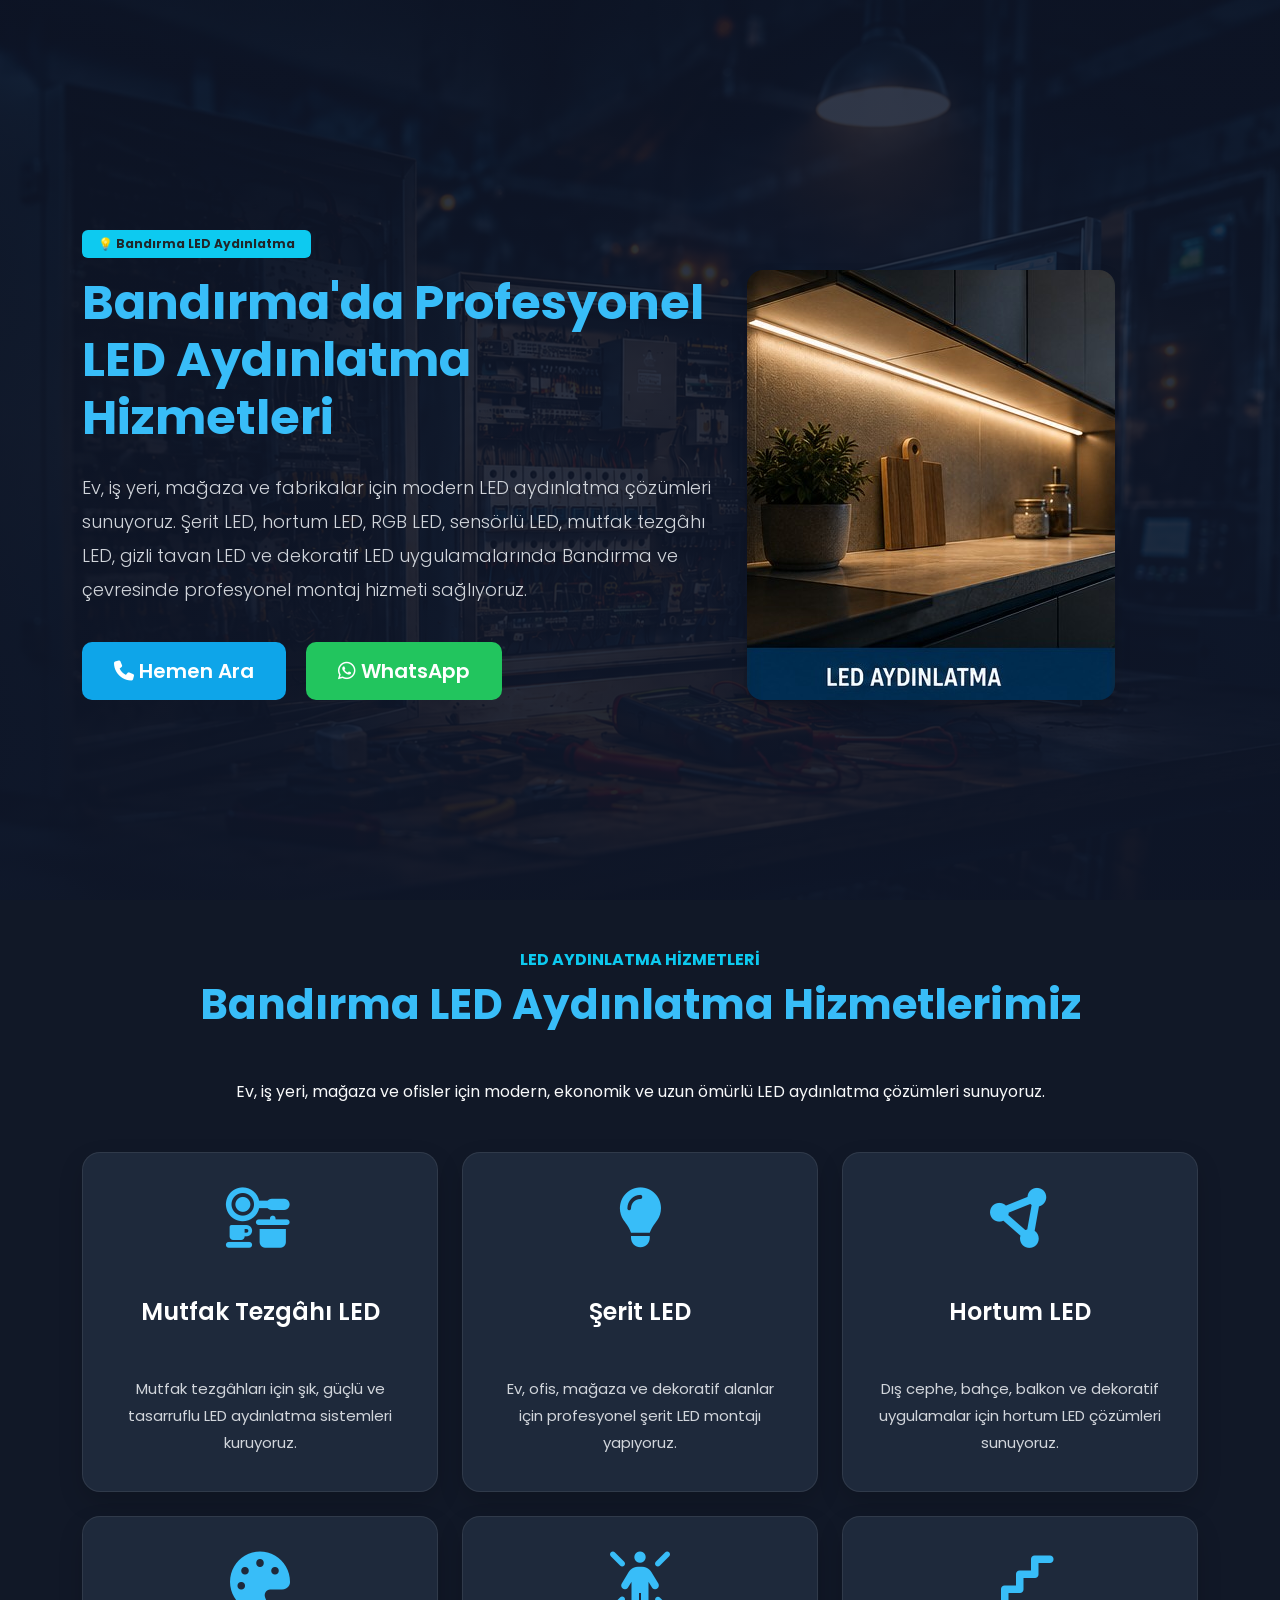
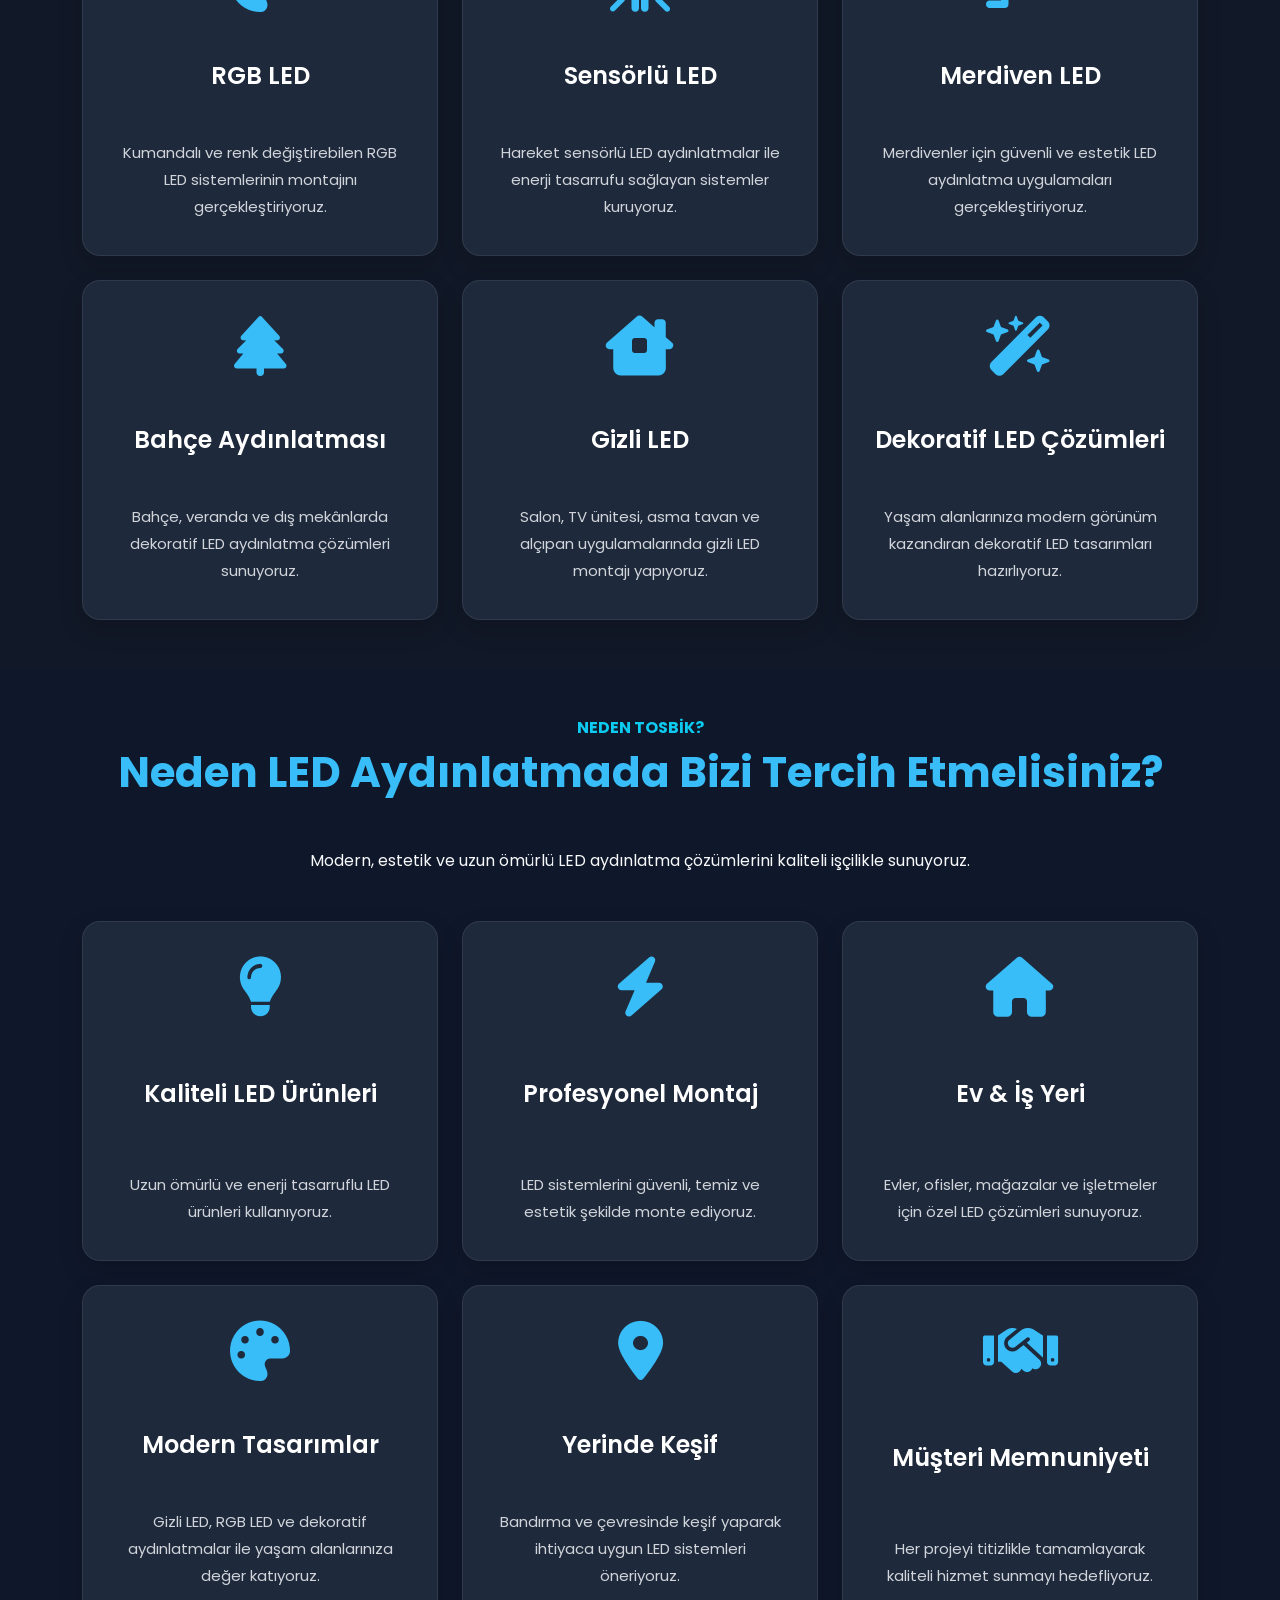
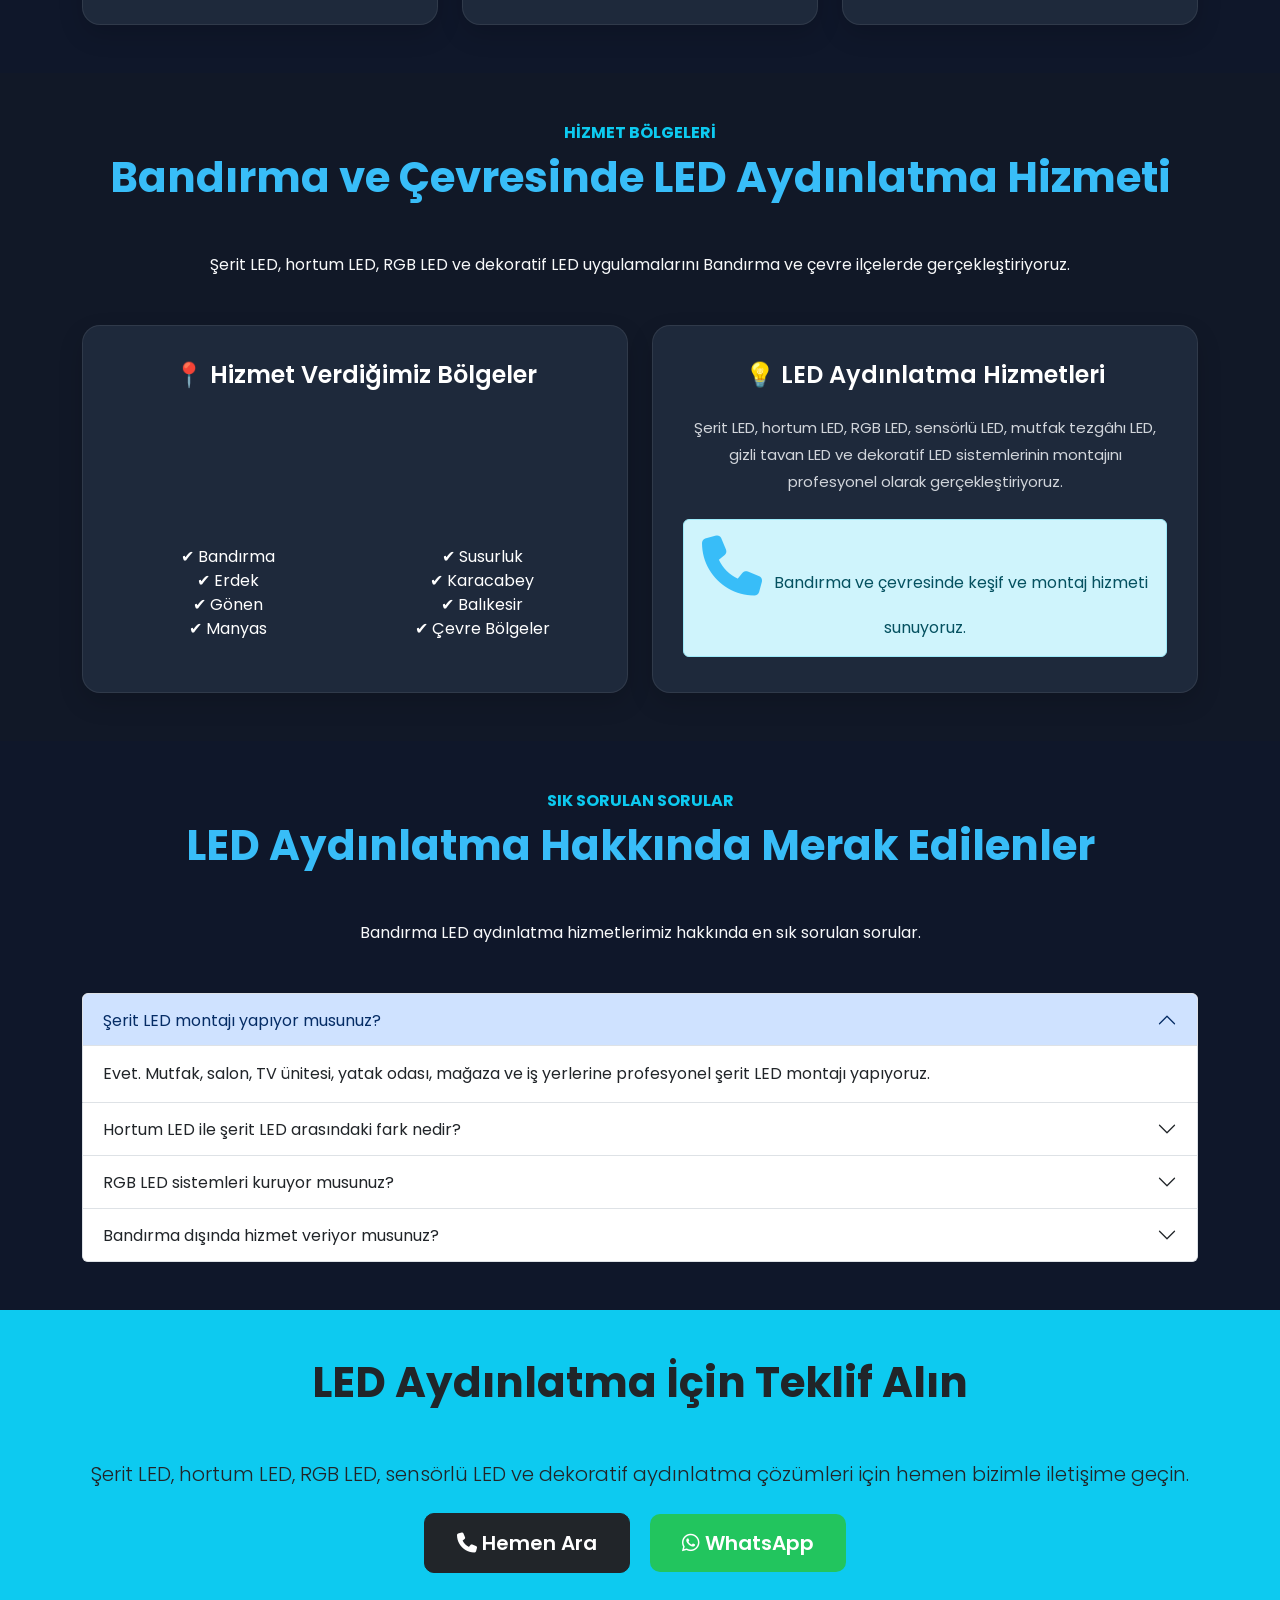
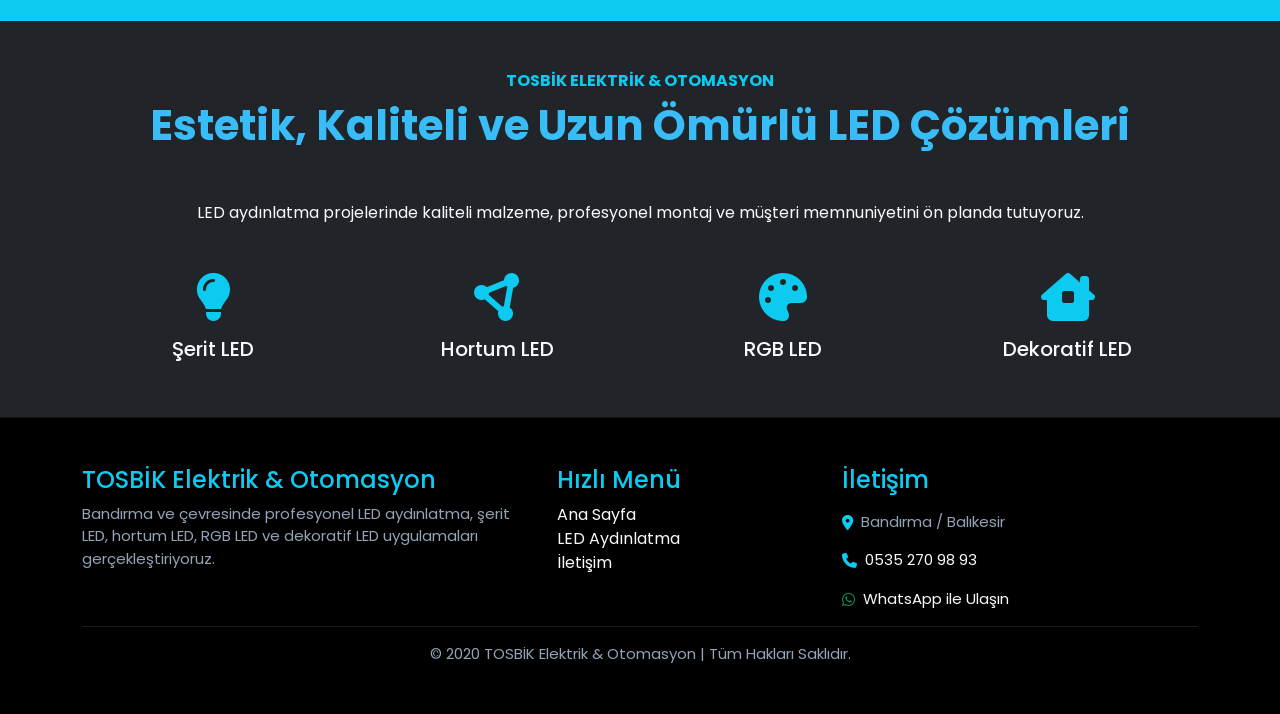
<file: bandirma-led-aydinlatma.html>
<!DOCTYPE html>
<html lang="tr">

<head>
    <meta charset="UTF-8">
    <meta name="viewport" content="width=device-width, initial-scale=1.0">

    <title>Bandırma LED Aydınlatma | Şerit LED • Hortum LED • RGB LED | TOSBİK</title>

    <meta name="description"
        content="Bandırma LED aydınlatma hizmetleri. Şerit LED, hortum LED, RGB LED, sensörlü LED, mutfak tezgâhı LED, bahçe aydınlatması ve dekoratif LED çözümleri.">

    <meta name="keywords"
        content="Bandırma LED, Bandırma Şerit LED, Bandırma Hortum LED, Bandırma RGB LED, Bandırma LED Döşeme, Bandırma LED Montajı, Bandırma Sensörlü LED">

    <!-- Bootstrap -->
    <link href="https://cdn.jsdelivr.net/npm/bootstrap@5.3.7/dist/css/bootstrap.min.css" rel="stylesheet">

    <!-- Font Awesome -->
    <link rel="stylesheet"
        href="https://cdnjs.cloudflare.com/ajax/libs/font-awesome/6.7.2/css/all.min.css">

    <!-- CSS -->
    <link rel="stylesheet" href="css/style.css">

    <!-- Favicon -->
    <link rel="icon" href="images/logo.jpg">

</head>

<body>

<!-- HERO -->

<section class="hero" id="anasayfa">

    <div class="container">

        <div class="row align-items-center">

            <div class="col-lg-7">

                <span class="badge bg-info text-dark px-3 py-2 mb-3">
                    💡 Bandırma LED Aydınlatma
                </span>

                <h1 class="display-4 fw-bold">
                    Bandırma'da Profesyonel LED Aydınlatma Hizmetleri
                </h1>

                <p class="lead mt-4">

                    Ev, iş yeri, mağaza ve fabrikalar için modern LED aydınlatma çözümleri sunuyoruz.

                    Şerit LED, hortum LED, RGB LED, sensörlü LED, mutfak tezgâhı LED,
                    gizli tavan LED ve dekoratif LED uygulamalarında Bandırma ve çevresinde
                    profesyonel montaj hizmeti sağlıyoruz.

                </p>

                <div class="mt-4">

                    <a href="tel:+905352709893" class="btn btn-info btn-lg me-3">
                        <i class="fa-solid fa-phone"></i>
                        Hemen Ara
                    </a>

                    <a href="https://wa.me/905352709893"
                        target="_blank"
                        class="btn btn-success btn-lg">

                        <i class="fa-brands fa-whatsapp"></i>
                        WhatsApp

                    </a>

                </div>

            </div>

            <div class="col-lg-5 text-center">

                <img src="images/led-aydinlatma.jpg"
                    class="img-fluid rounded-4 shadow"
                    alt="Bandırma LED Aydınlatma">

            </div>

        </div>

    </div>

</section>

<!-- HİZMETLERİMİZ -->

<section class="services py-5">

    <div class="container">

        <div class="text-center mb-5">

            <span class="text-info fw-bold">
                LED AYDINLATMA HİZMETLERİ
            </span>

            <h2 class="fw-bold mt-2">
                Bandırma LED Aydınlatma Hizmetlerimiz
            </h2>

            <p class="text-light">
                Ev, iş yeri, mağaza ve ofisler için modern, ekonomik ve uzun ömürlü LED
                aydınlatma çözümleri sunuyoruz.
            </p>

        </div>

        <div class="row g-4">

            <!-- Mutfak -->

            <div class="col-md-6 col-lg-4">

                <div class="service-card h-100">

                    <i class="fa-solid fa-kitchen-set"></i>

                    <h4>Mutfak Tezgâhı LED</h4>

                    <p>
                        Mutfak tezgâhları için şık, güçlü ve tasarruflu LED aydınlatma sistemleri kuruyoruz.
                    </p>

                </div>

            </div>

            <!-- Şerit -->

            <div class="col-md-6 col-lg-4">

                <div class="service-card h-100">

                    <i class="fa-solid fa-lightbulb"></i>

                    <h4>Şerit LED</h4>

                    <p>
                        Ev, ofis, mağaza ve dekoratif alanlar için profesyonel şerit LED montajı yapıyoruz.
                    </p>

                </div>

            </div>

            <!-- Hortum -->

            <div class="col-md-6 col-lg-4">

                <div class="service-card h-100">

                    <i class="fa-solid fa-circle-nodes"></i>

                    <h4>Hortum LED</h4>

                    <p>
                        Dış cephe, bahçe, balkon ve dekoratif uygulamalar için hortum LED çözümleri sunuyoruz.
                    </p>

                </div>

            </div>

            <!-- RGB -->

            <div class="col-md-6 col-lg-4">

                <div class="service-card h-100">

                    <i class="fa-solid fa-palette"></i>

                    <h4>RGB LED</h4>

                    <p>
                        Kumandalı ve renk değiştirebilen RGB LED sistemlerinin montajını gerçekleştiriyoruz.
                    </p>

                </div>

            </div>

            <!-- Sensör -->

            <div class="col-md-6 col-lg-4">

                <div class="service-card h-100">

                    <i class="fa-solid fa-person-rays"></i>

                    <h4>Sensörlü LED</h4>

                    <p>
                        Hareket sensörlü LED aydınlatmalar ile enerji tasarrufu sağlayan sistemler kuruyoruz.
                    </p>

                </div>

            </div>

            <!-- Merdiven -->

            <div class="col-md-6 col-lg-4">

                <div class="service-card h-100">

                    <i class="fa-solid fa-stairs"></i>

                    <h4>Merdiven LED</h4>

                    <p>
                        Merdivenler için güvenli ve estetik LED aydınlatma uygulamaları gerçekleştiriyoruz.
                    </p>

                </div>

            </div>

            <!-- Bahçe -->

            <div class="col-md-6 col-lg-4">

                <div class="service-card h-100">

                    <i class="fa-solid fa-tree"></i>

                    <h4>Bahçe Aydınlatması</h4>

                    <p>
                        Bahçe, veranda ve dış mekânlarda dekoratif LED aydınlatma çözümleri sunuyoruz.
                    </p>

                </div>

            </div>

            <!-- Gizli -->

            <div class="col-md-6 col-lg-4">

                <div class="service-card h-100">

                    <i class="fa-solid fa-house-chimney-window"></i>

                    <h4>Gizli LED</h4>

                    <p>
                        Salon, TV ünitesi, asma tavan ve alçıpan uygulamalarında gizli LED montajı yapıyoruz.
                    </p>

                </div>

            </div>

            <!-- Dekoratif -->

            <div class="col-md-6 col-lg-4">

                <div class="service-card h-100">

                    <i class="fa-solid fa-wand-magic-sparkles"></i>

                    <h4>Dekoratif LED Çözümleri</h4>

                    <p>
                        Yaşam alanlarınıza modern görünüm kazandıran dekoratif LED tasarımları hazırlıyoruz.
                    </p>

                </div>

            </div>

        </div>

    </div>

</section>

<!-- NEDEN TOSBİK -->

<section class="py-5">

    <div class="container">

        <div class="text-center mb-5">

            <span class="text-info fw-bold">
                NEDEN TOSBİK?
            </span>

            <h2 class="fw-bold mt-2">
                Neden LED Aydınlatmada Bizi Tercih Etmelisiniz?
            </h2>

            <p class="text-light">
                Modern, estetik ve uzun ömürlü LED aydınlatma çözümlerini kaliteli işçilikle sunuyoruz.
            </p>

        </div>

        <div class="row g-4">

            <div class="col-md-6 col-lg-4">
                <div class="service-card h-100">
                    <i class="fa-solid fa-lightbulb"></i>
                    <h4>Kaliteli LED Ürünleri</h4>
                    <p>Uzun ömürlü ve enerji tasarruflu LED ürünleri kullanıyoruz.</p>
                </div>
            </div>

            <div class="col-md-6 col-lg-4">
                <div class="service-card h-100">
                    <i class="fa-solid fa-bolt"></i>
                    <h4>Profesyonel Montaj</h4>
                    <p>LED sistemlerini güvenli, temiz ve estetik şekilde monte ediyoruz.</p>
                </div>
            </div>

            <div class="col-md-6 col-lg-4">
                <div class="service-card h-100">
                    <i class="fa-solid fa-house"></i>
                    <h4>Ev & İş Yeri</h4>
                    <p>Evler, ofisler, mağazalar ve işletmeler için özel LED çözümleri sunuyoruz.</p>
                </div>
            </div>

            <div class="col-md-6 col-lg-4">
                <div class="service-card h-100">
                    <i class="fa-solid fa-palette"></i>
                    <h4>Modern Tasarımlar</h4>
                    <p>Gizli LED, RGB LED ve dekoratif aydınlatmalar ile yaşam alanlarınıza değer katıyoruz.</p>
                </div>
            </div>

            <div class="col-md-6 col-lg-4">
                <div class="service-card h-100">
                    <i class="fa-solid fa-location-dot"></i>
                    <h4>Yerinde Keşif</h4>
                    <p>Bandırma ve çevresinde keşif yaparak ihtiyaca uygun LED sistemleri öneriyoruz.</p>
                </div>
            </div>

            <div class="col-md-6 col-lg-4">
                <div class="service-card h-100">
                    <i class="fa-solid fa-handshake"></i>
                    <h4>Müşteri Memnuniyeti</h4>
                    <p>Her projeyi titizlikle tamamlayarak kaliteli hizmet sunmayı hedefliyoruz.</p>
                </div>
            </div>

        </div>

    </div>

</section>

<!-- HİZMET BÖLGELERİ -->

<section class="services py-5">

    <div class="container">

        <div class="text-center mb-5">

            <span class="text-info fw-bold">
                HİZMET BÖLGELERİ
            </span>

            <h2 class="fw-bold mt-2">
                Bandırma ve Çevresinde LED Aydınlatma Hizmeti
            </h2>

            <p class="text-light">
                Şerit LED, hortum LED, RGB LED ve dekoratif LED uygulamalarını Bandırma ve çevre ilçelerde gerçekleştiriyoruz.
            </p>

        </div>

        <div class="row g-4">

            <div class="col-lg-6">

                <div class="service-card h-100">

                    <h4 class="mb-4">📍 Hizmet Verdiğimiz Bölgeler</h4>

                    <div class="row">

                        <div class="col-6">

                            <ul class="list-unstyled">
                                <li>✔ Bandırma</li>
                                <li>✔ Erdek</li>
                                <li>✔ Gönen</li>
                                <li>✔ Manyas</li>
                            </ul>

                        </div>

                        <div class="col-6">

                            <ul class="list-unstyled">
                                <li>✔ Susurluk</li>
                                <li>✔ Karacabey</li>
                                <li>✔ Balıkesir</li>
                                <li>✔ Çevre Bölgeler</li>
                            </ul>

                        </div>

                    </div>

                </div>

            </div>

            <div class="col-lg-6">

                <div class="service-card h-100">

                    <h4 class="mb-4">💡 LED Aydınlatma Hizmetleri</h4>

                    <p>
                        Şerit LED, hortum LED, RGB LED, sensörlü LED, mutfak tezgâhı LED, gizli tavan LED ve dekoratif LED sistemlerinin montajını profesyonel olarak gerçekleştiriyoruz.
                    </p>

                    <div class="alert alert-info mt-4 mb-0">

                        <i class="fa-solid fa-phone me-2"></i>

                        Bandırma ve çevresinde keşif ve montaj hizmeti sunuyoruz.

                    </div>

                </div>

            </div>

        </div>

    </div>

</section>

<!-- SIK SORULAN SORULAR -->

<section class="py-5">

    <div class="container">

        <div class="text-center mb-5">

            <span class="text-info fw-bold">
                SIK SORULAN SORULAR
            </span>

            <h2 class="fw-bold mt-2">
                LED Aydınlatma Hakkında Merak Edilenler
            </h2>

            <p class="text-light">
                Bandırma LED aydınlatma hizmetlerimiz hakkında en sık sorulan sorular.
            </p>

        </div>

        <div class="accordion" id="faqAccordion">

            <div class="accordion-item">

                <h2 class="accordion-header">

                    <button class="accordion-button"
                            type="button"
                            data-bs-toggle="collapse"
                            data-bs-target="#faq1">

                        Şerit LED montajı yapıyor musunuz?

                    </button>

                </h2>

                <div id="faq1"
                     class="accordion-collapse collapse show"
                     data-bs-parent="#faqAccordion">

                    <div class="accordion-body">

                        Evet. Mutfak, salon, TV ünitesi, yatak odası, mağaza ve iş yerlerine profesyonel şerit LED montajı yapıyoruz.

                    </div>

                </div>

            </div>

            <div class="accordion-item">

                <h2 class="accordion-header">

                    <button class="accordion-button collapsed"
                            type="button"
                            data-bs-toggle="collapse"
                            data-bs-target="#faq2">

                        Hortum LED ile şerit LED arasındaki fark nedir?

                    </button>

                </h2>

                <div id="faq2"
                     class="accordion-collapse collapse"
                     data-bs-parent="#faqAccordion">

                    <div class="accordion-body">

                        Şerit LED daha çok iç mekân dekorasyonunda kullanılır. Hortum LED ise dış ortam, bahçe, balkon ve cephe uygulamalarında daha dayanıklıdır.

                    </div>

                </div>

            </div>

            <div class="accordion-item">

                <h2 class="accordion-header">

                    <button class="accordion-button collapsed"
                            type="button"
                            data-bs-toggle="collapse"
                            data-bs-target="#faq3">

                        RGB LED sistemleri kuruyor musunuz?

                    </button>

                </h2>

                <div id="faq3"
                     class="accordion-collapse collapse"
                     data-bs-parent="#faqAccordion">

                    <div class="accordion-body">

                        Evet. Kumandalı, mobil uygulama kontrollü ve farklı renk seçeneklerine sahip RGB LED sistemleri kuruyoruz.

                    </div>

                </div>

            </div>

            <div class="accordion-item">

                <h2 class="accordion-header">

                    <button class="accordion-button collapsed"
                            type="button"
                            data-bs-toggle="collapse"
                            data-bs-target="#faq4">

                        Bandırma dışında hizmet veriyor musunuz?

                    </button>

                </h2>

                <div id="faq4"
                     class="accordion-collapse collapse"
                     data-bs-parent="#faqAccordion">

                    <div class="accordion-body">

                        Evet. Bandırma başta olmak üzere Erdek, Gönen, Manyas, Susurluk, Karacabey ve çevre bölgelerde LED montaj hizmeti sunuyoruz.

                    </div>

                </div>

            </div>

        </div>

    </div>

</section>

<!-- İLETİŞİM ÇAĞRISI -->

<section class="py-5 bg-info">

    <div class="container text-center">

        <h2 class="fw-bold text-dark">
            LED Aydınlatma İçin Teklif Alın
        </h2>

        <p class="lead text-dark mt-3">

            Şerit LED, hortum LED, RGB LED, sensörlü LED ve dekoratif aydınlatma çözümleri için hemen bizimle iletişime geçin.

        </p>

        <div class="mt-4">

            <a href="tel:+905352709893"
               class="btn btn-dark btn-lg me-3">

                <i class="fa-solid fa-phone"></i>
                Hemen Ara

            </a>

            <a href="https://wa.me/905352709893"
               target="_blank"
               class="btn btn-success btn-lg">

                <i class="fa-brands fa-whatsapp"></i>
                WhatsApp

            </a>

        </div>

    </div>

</section>

<!-- ÇALIŞMA ANLAYIŞIMIZ -->

<section class="py-5 bg-dark text-light">

    <div class="container">

        <div class="text-center mb-5">

            <span class="text-info fw-bold">
                TOSBİK ELEKTRİK & OTOMASYON
            </span>

            <h2 class="fw-bold mt-2">
                Estetik, Kaliteli ve Uzun Ömürlü LED Çözümleri
            </h2>

            <p class="text-light">
                LED aydınlatma projelerinde kaliteli malzeme, profesyonel montaj ve müşteri memnuniyetini ön planda tutuyoruz.
            </p>

        </div>

        <div class="row text-center g-4">

            <div class="col-md-3">
                <i class="fa-solid fa-lightbulb fa-3x text-info mb-3"></i>
                <h5>Şerit LED</h5>
            </div>

            <div class="col-md-3">
                <i class="fa-solid fa-circle-nodes fa-3x text-info mb-3"></i>
                <h5>Hortum LED</h5>
            </div>

            <div class="col-md-3">
                <i class="fa-solid fa-palette fa-3x text-info mb-3"></i>
                <h5>RGB LED</h5>
            </div>

            <div class="col-md-3">
                <i class="fa-solid fa-house-chimney-window fa-3x text-info mb-3"></i>
                <h5>Dekoratif LED</h5>
            </div>

        </div>

    </div>

</section>

<!-- FOOTER -->

<footer class="bg-black text-light py-5">

    <div class="container">

        <div class="row">

            <div class="col-lg-5">

                <h4 class="text-info">
                    TOSBİK Elektrik & Otomasyon
                </h4>

                <p>
                    Bandırma ve çevresinde profesyonel LED aydınlatma, şerit LED, hortum LED, RGB LED ve dekoratif LED uygulamaları gerçekleştiriyoruz.
                </p>

            </div>

            <div class="col-lg-3">

                <h4 class="text-info">
                    Hızlı Menü
                </h4>

                <ul class="list-unstyled">

                    <li>
                        <a href="index.html" class="text-light text-decoration-none">
                            Ana Sayfa
                        </a>
                    </li>

                    <li>
                        <a href="bandirma-led-aydinlatma.html" class="text-light text-decoration-none">
                            LED Aydınlatma
                        </a>
                    </li>

                    <li>
                        <a href="index.html#iletisim" class="text-light text-decoration-none">
                            İletişim
                        </a>
                    </li>

                </ul>

            </div>

            <div class="col-lg-4">

                <h4 class="text-info mb-3">
                    İletişim
                </h4>

                <p class="d-flex align-items-center mb-3">
                    <i class="fa-solid fa-location-dot text-info me-2"></i>
                    <span>Bandırma / Balıkesir</span>
                </p>

                <p class="d-flex align-items-center mb-3">
                    <i class="fa-solid fa-phone text-info me-2"></i>
                    <a href="tel:+905352709893"
                       class="text-light text-decoration-none">
                        0535 270 98 93
                    </a>
                </p>

                <p class="d-flex align-items-center mb-0">
                    <i class="fa-brands fa-whatsapp text-success me-2"></i>
                    <a href="https://wa.me/905352709893"
                       target="_blank"
                       class="text-light text-decoration-none">
                        WhatsApp ile Ulaşın
                    </a>
                </p>

            </div>

        </div>

        <hr class="border-secondary">

        <div class="text-center">

            <p class="mb-0">
                © 2020 TOSBİK Elektrik & Otomasyon | Tüm Hakları Saklıdır.
            </p>

        </div>

    </div>

</footer>

<!-- Bootstrap JS -->
<script src="https://cdn.jsdelivr.net/npm/bootstrap@5.3.7/dist/js/bootstrap.bundle.min.js"></script>

</body>
</html>
</file>
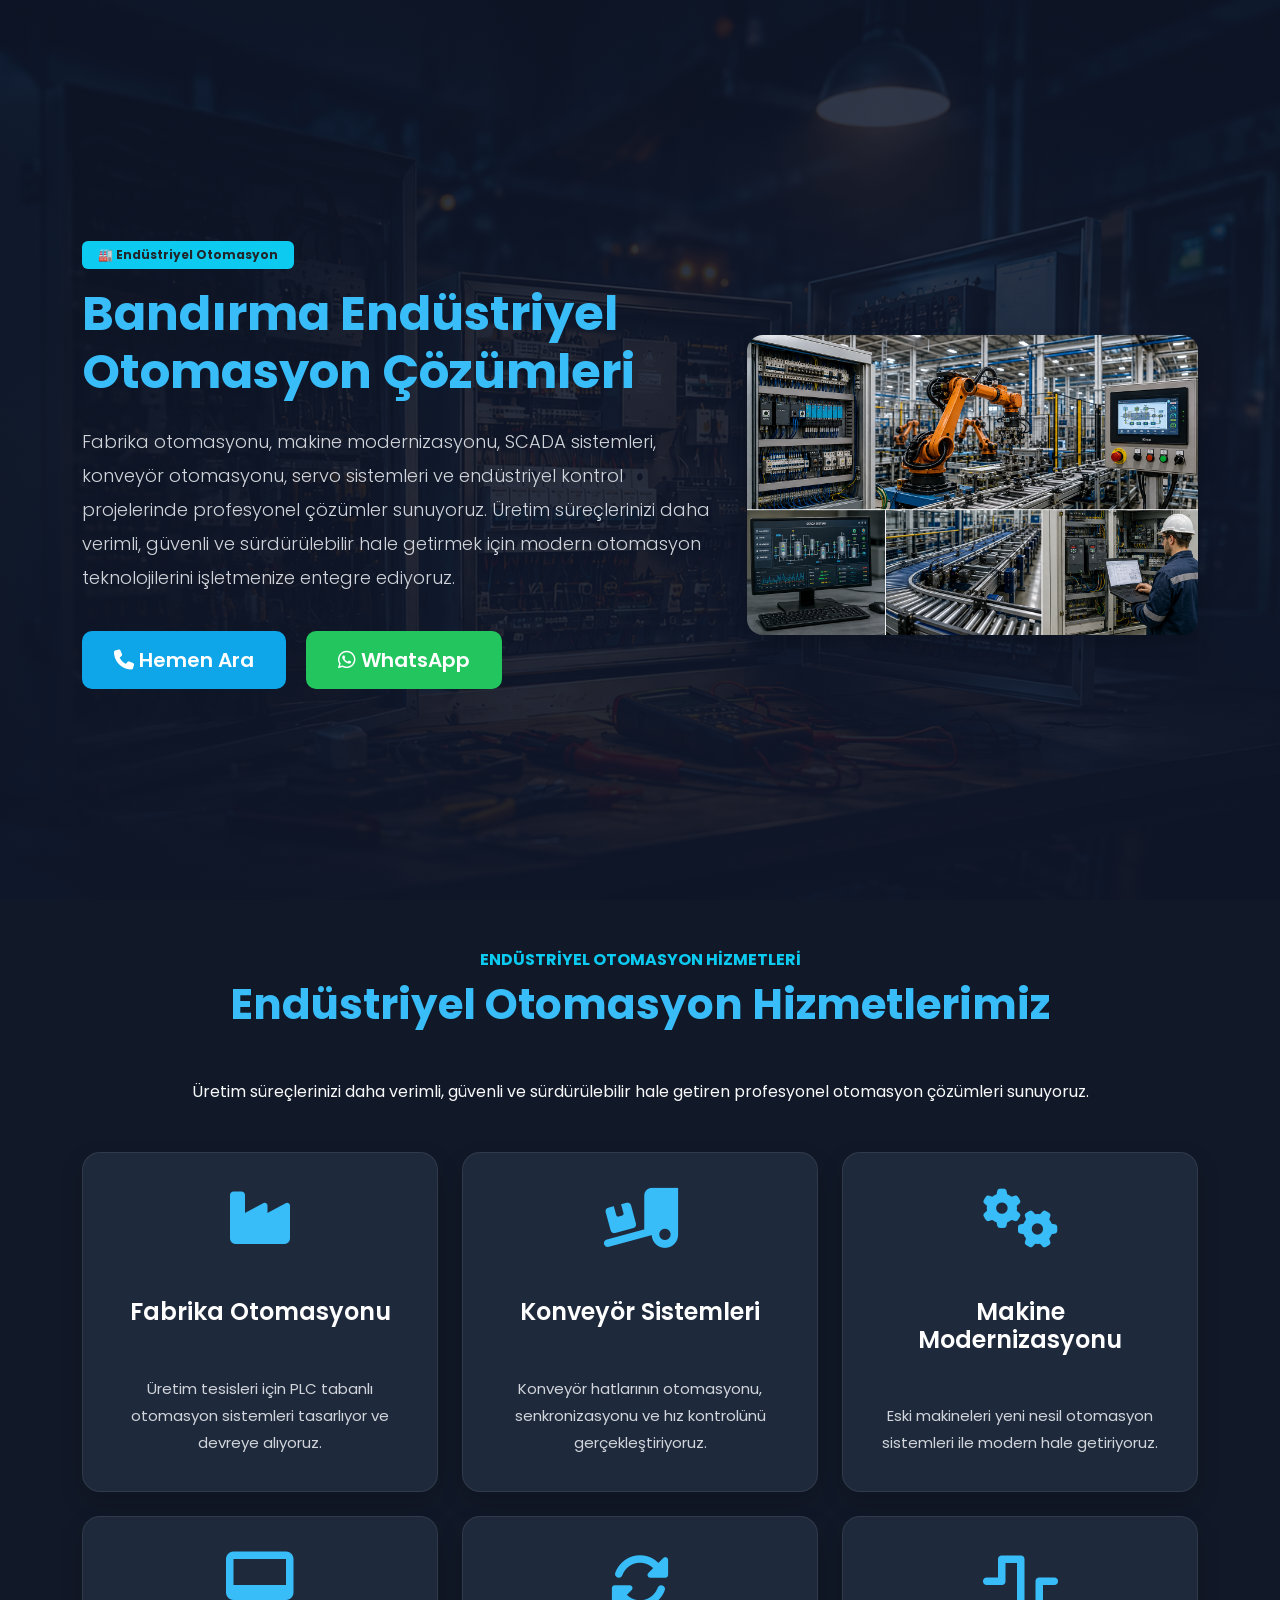
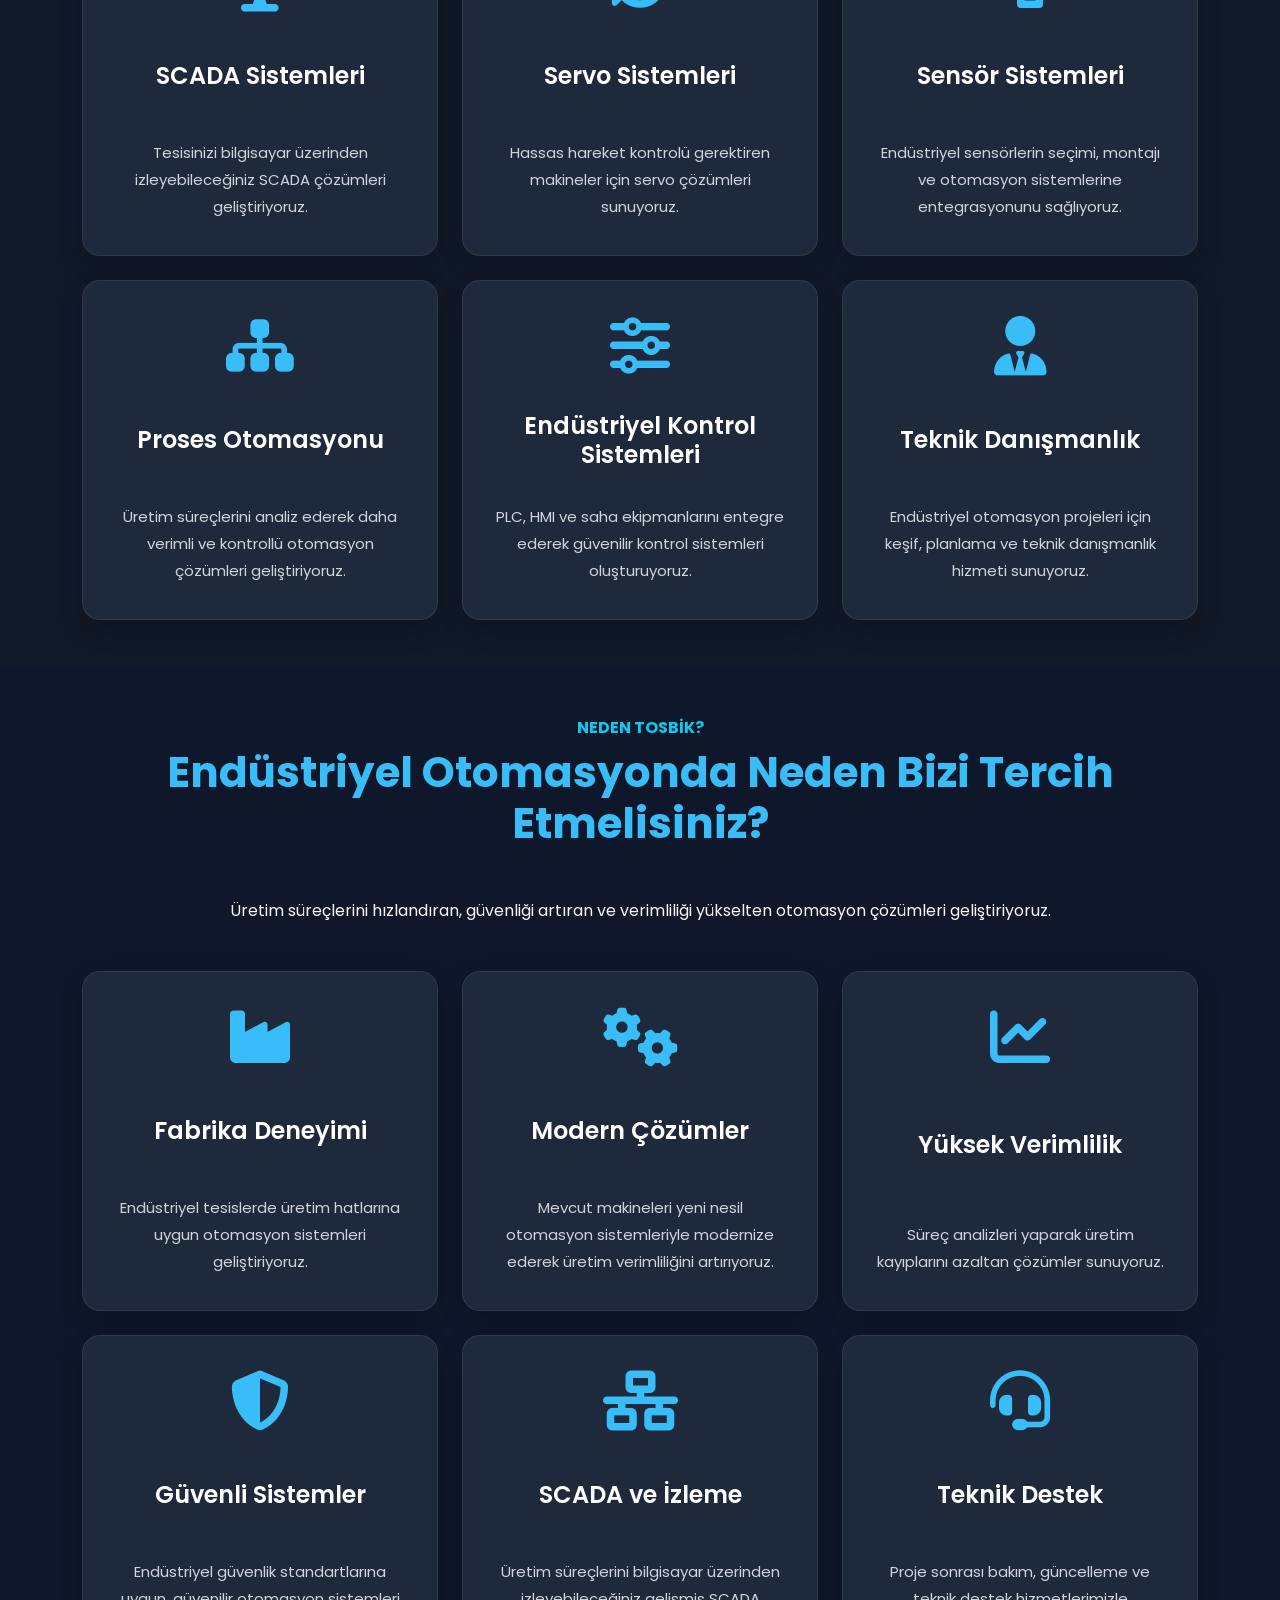
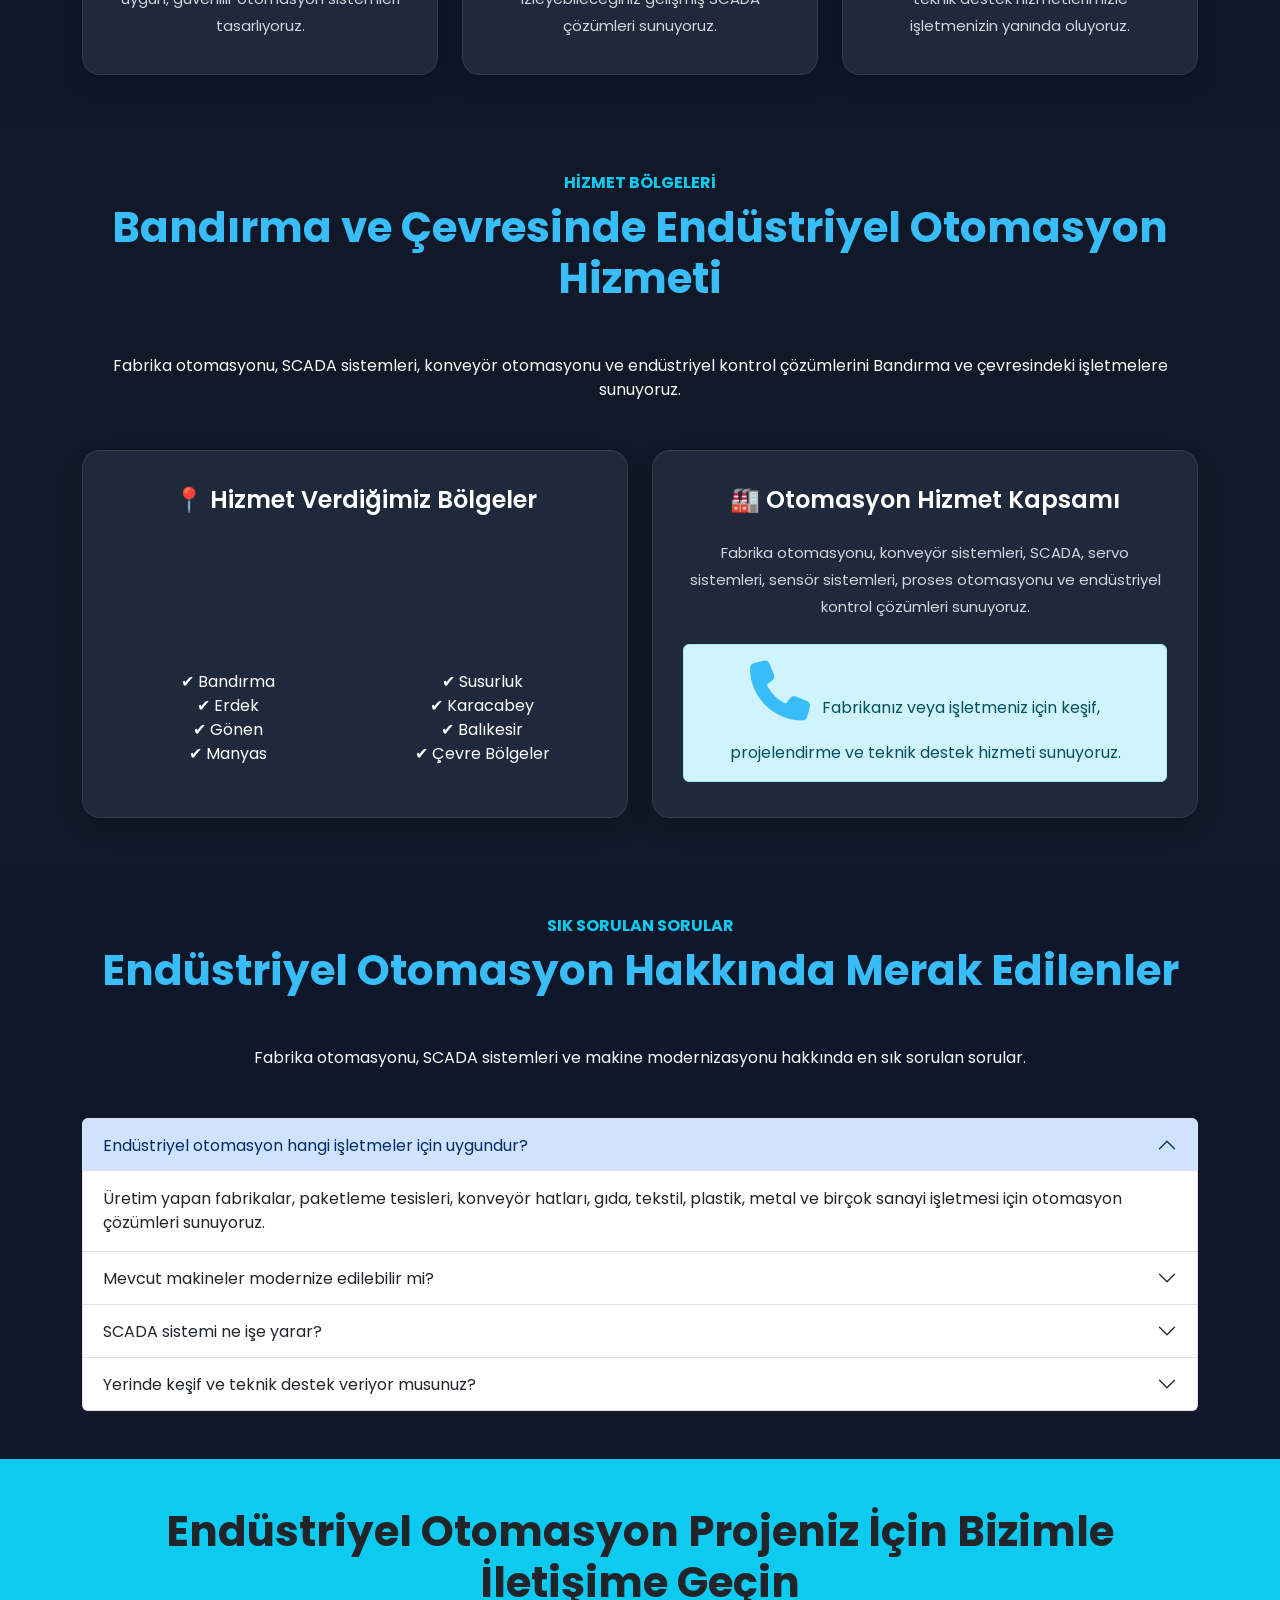
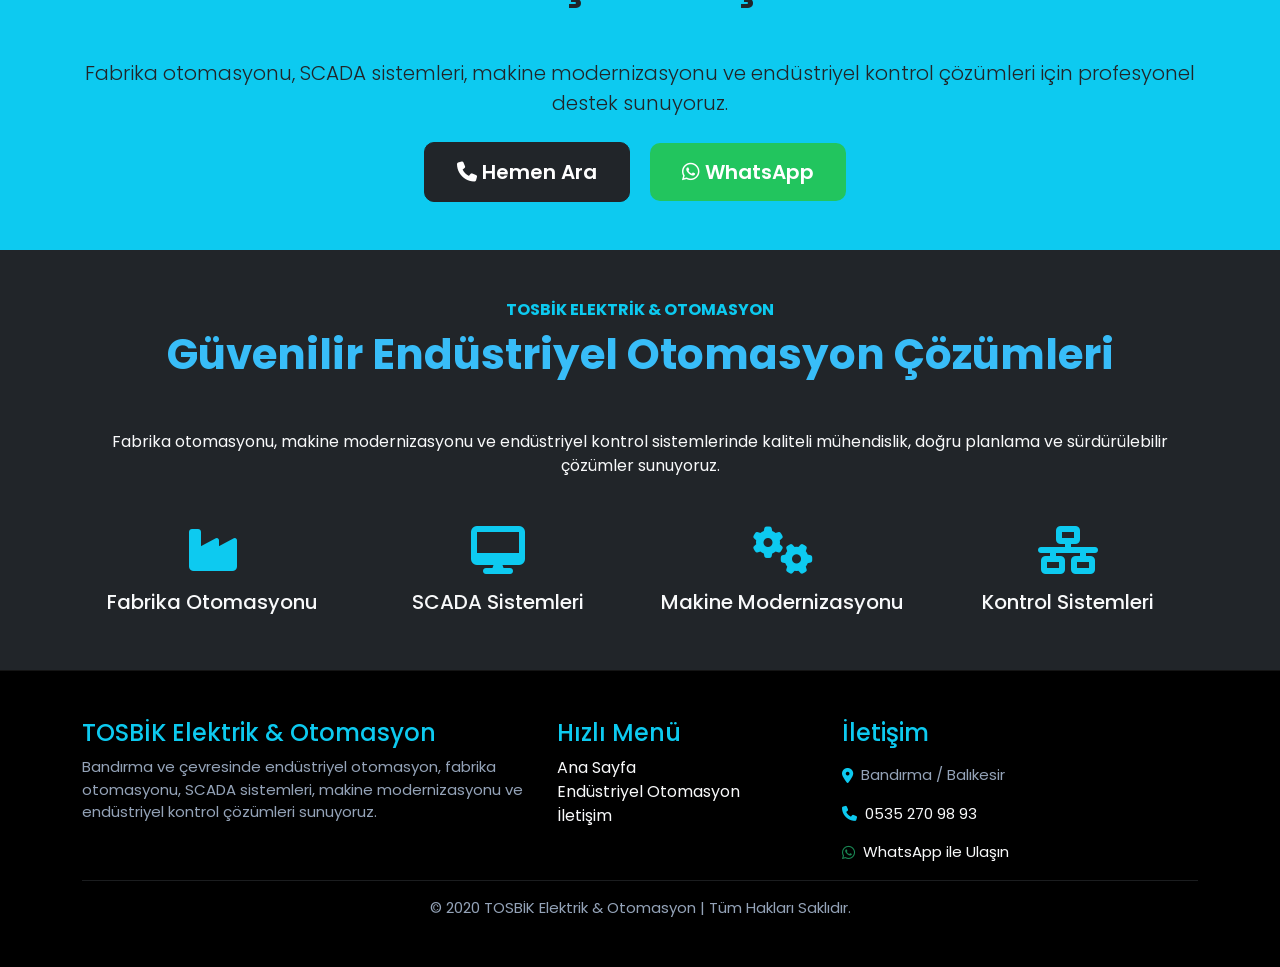
<file: endustriyel-otomasyon.html>
<!DOCTYPE html>
<html lang="tr">

<head>

    <meta charset="UTF-8">
    <meta name="viewport" content="width=device-width, initial-scale=1.0">

    <title>Endüstriyel Otomasyon | Fabrika Otomasyonu | TOSBİK Elektrik & Otomasyon</title>

    <meta name="description"
        content="Bandırma Endüstriyel Otomasyon hizmetleri. Fabrika otomasyonu, konveyör sistemleri, SCADA, servo sistemleri, sensör sistemleri, makine modernizasyonu ve endüstriyel kontrol çözümleri.">

    <meta name="keywords"
        content="Bandırma Endüstriyel Otomasyon, Fabrika Otomasyonu, SCADA, Servo Sistemleri, Konveyör Sistemleri, Sensör Sistemleri, Makine Modernizasyonu">

    <!-- Bootstrap -->
    <link href="https://cdn.jsdelivr.net/npm/bootstrap@5.3.7/dist/css/bootstrap.min.css" rel="stylesheet">

    <!-- Font Awesome -->
    <link rel="stylesheet"
        href="https://cdnjs.cloudflare.com/ajax/libs/font-awesome/6.7.2/css/all.min.css">

    <!-- CSS -->
    <link rel="stylesheet" href="css/style.css">

    <!-- Favicon -->
    <link rel="icon" href="images/logo.jpg">

</head>

<body>

<!-- HERO -->

<section class="hero" id="anasayfa">

    <div class="container">

        <div class="row align-items-center">

            <div class="col-lg-7">

                <span class="badge bg-info text-dark px-3 py-2 mb-3">

                    🏭 Endüstriyel Otomasyon

                </span>

                <h1 class="display-4 fw-bold">

                    Bandırma Endüstriyel Otomasyon Çözümleri

                </h1>

                <p class="lead mt-4">

                    Fabrika otomasyonu, makine modernizasyonu, SCADA sistemleri,
                    konveyör otomasyonu, servo sistemleri ve endüstriyel kontrol
                    projelerinde profesyonel çözümler sunuyoruz.

                    Üretim süreçlerinizi daha verimli, güvenli ve sürdürülebilir
                    hale getirmek için modern otomasyon teknolojilerini
                    işletmenize entegre ediyoruz.

                </p>

                <div class="mt-4">

                    <a href="tel:+905352709893"
                       class="btn btn-info btn-lg me-3">

                        <i class="fa-solid fa-phone"></i>

                        Hemen Ara

                    </a>

                    <a href="https://wa.me/905352709893"
                       target="_blank"
                       class="btn btn-success btn-lg">

                        <i class="fa-brands fa-whatsapp"></i>

                        WhatsApp

                    </a>

                </div>

            </div>

            <div class="col-lg-5 text-center">

                <img src="images/endustriyel-otomasyon.jpg"
                     class="img-fluid rounded-4 shadow"
                     alt="Endüstriyel Otomasyon">

            </div>

        </div>

    </div>

</section>

<!-- HİZMETLERİMİZ -->

<section class="services py-5">

    <div class="container">

        <div class="text-center mb-5">

            <span class="text-info fw-bold">
                ENDÜSTRİYEL OTOMASYON HİZMETLERİ
            </span>

            <h2 class="fw-bold mt-2">
                Endüstriyel Otomasyon Hizmetlerimiz
            </h2>

            <p class="text-light">
                Üretim süreçlerinizi daha verimli, güvenli ve sürdürülebilir hale getiren profesyonel otomasyon çözümleri sunuyoruz.
            </p>

        </div>

        <div class="row g-4">

            <!-- Fabrika -->

            <div class="col-md-6 col-lg-4">

                <div class="service-card h-100">

                    <i class="fa-solid fa-industry"></i>

                    <h4>Fabrika Otomasyonu</h4>

                    <p>
                        Üretim tesisleri için PLC tabanlı otomasyon sistemleri tasarlıyor ve devreye alıyoruz.
                    </p>

                </div>

            </div>

            <!-- Konveyör -->

            <div class="col-md-6 col-lg-4">

                <div class="service-card h-100">

                    <i class="fa-solid fa-truck-ramp-box"></i>

                    <h4>Konveyör Sistemleri</h4>

                    <p>
                        Konveyör hatlarının otomasyonu, senkronizasyonu ve hız kontrolünü gerçekleştiriyoruz.
                    </p>

                </div>

            </div>

            <!-- Modernizasyon -->

            <div class="col-md-6 col-lg-4">

                <div class="service-card h-100">

                    <i class="fa-solid fa-gears"></i>

                    <h4>Makine Modernizasyonu</h4>

                    <p>
                        Eski makineleri yeni nesil otomasyon sistemleri ile modern hale getiriyoruz.
                    </p>

                </div>

            </div>

            <!-- SCADA -->

            <div class="col-md-6 col-lg-4">

                <div class="service-card h-100">

                    <i class="fa-solid fa-desktop"></i>

                    <h4>SCADA Sistemleri</h4>

                    <p>
                        Tesisinizi bilgisayar üzerinden izleyebileceğiniz SCADA çözümleri geliştiriyoruz.
                    </p>

                </div>

            </div>

            <!-- Servo -->

            <div class="col-md-6 col-lg-4">

                <div class="service-card h-100">

                    <i class="fa-solid fa-rotate"></i>

                    <h4>Servo Sistemleri</h4>

                    <p>
                        Hassas hareket kontrolü gerektiren makineler için servo çözümleri sunuyoruz.
                    </p>

                </div>

            </div>

            <!-- Sensör -->

            <div class="col-md-6 col-lg-4">

                <div class="service-card h-100">

                    <i class="fa-solid fa-wave-square"></i>

                    <h4>Sensör Sistemleri</h4>

                    <p>
                        Endüstriyel sensörlerin seçimi, montajı ve otomasyon sistemlerine entegrasyonunu sağlıyoruz.
                    </p>

                </div>

            </div>

            <!-- Proses -->

            <div class="col-md-6 col-lg-4">

                <div class="service-card h-100">

                    <i class="fa-solid fa-sitemap"></i>

                    <h4>Proses Otomasyonu</h4>

                    <p>
                        Üretim süreçlerini analiz ederek daha verimli ve kontrollü otomasyon çözümleri geliştiriyoruz.
                    </p>

                </div>

            </div>

            <!-- Kontrol -->

            <div class="col-md-6 col-lg-4">

                <div class="service-card h-100">

                    <i class="fa-solid fa-sliders"></i>

                    <h4>Endüstriyel Kontrol Sistemleri</h4>

                    <p>
                        PLC, HMI ve saha ekipmanlarını entegre ederek güvenilir kontrol sistemleri oluşturuyoruz.
                    </p>

                </div>

            </div>

            <!-- Danışmanlık -->

            <div class="col-md-6 col-lg-4">

                <div class="service-card h-100">

                    <i class="fa-solid fa-user-tie"></i>

                    <h4>Teknik Danışmanlık</h4>

                    <p>
                        Endüstriyel otomasyon projeleri için keşif, planlama ve teknik danışmanlık hizmeti sunuyoruz.
                    </p>

                </div>

            </div>

        </div>

    </div>

</section>

<!-- NEDEN TOSBİK -->

<section class="py-5">

    <div class="container">

        <div class="text-center mb-5">

            <span class="text-info fw-bold">
                NEDEN TOSBİK?
            </span>

            <h2 class="fw-bold mt-2">
                Endüstriyel Otomasyonda Neden Bizi Tercih Etmelisiniz?
            </h2>

            <p class="text-light">
                Üretim süreçlerini hızlandıran, güvenliği artıran ve verimliliği yükselten otomasyon çözümleri geliştiriyoruz.
            </p>

        </div>

        <div class="row g-4">

            <div class="col-md-6 col-lg-4">

                <div class="service-card h-100">

                    <i class="fa-solid fa-industry"></i>

                    <h4>Fabrika Deneyimi</h4>

                    <p>
                        Endüstriyel tesislerde üretim hatlarına uygun otomasyon sistemleri geliştiriyoruz.
                    </p>

                </div>

            </div>

            <div class="col-md-6 col-lg-4">

                <div class="service-card h-100">

                    <i class="fa-solid fa-gears"></i>

                    <h4>Modern Çözümler</h4>

                    <p>
                        Mevcut makineleri yeni nesil otomasyon sistemleriyle modernize ederek üretim verimliliğini artırıyoruz.
                    </p>

                </div>

            </div>

            <div class="col-md-6 col-lg-4">

                <div class="service-card h-100">

                    <i class="fa-solid fa-chart-line"></i>

                    <h4>Yüksek Verimlilik</h4>

                    <p>
                        Süreç analizleri yaparak üretim kayıplarını azaltan çözümler sunuyoruz.
                    </p>

                </div>

            </div>

            <div class="col-md-6 col-lg-4">

                <div class="service-card h-100">

                    <i class="fa-solid fa-shield-halved"></i>

                    <h4>Güvenli Sistemler</h4>

                    <p>
                        Endüstriyel güvenlik standartlarına uygun, güvenilir otomasyon sistemleri tasarlıyoruz.
                    </p>

                </div>

            </div>

            <div class="col-md-6 col-lg-4">

                <div class="service-card h-100">

                    <i class="fa-solid fa-network-wired"></i>

                    <h4>SCADA ve İzleme</h4>

                    <p>
                        Üretim süreçlerini bilgisayar üzerinden izleyebileceğiniz gelişmiş SCADA çözümleri sunuyoruz.
                    </p>

                </div>

            </div>

            <div class="col-md-6 col-lg-4">

                <div class="service-card h-100">

                    <i class="fa-solid fa-headset"></i>

                    <h4>Teknik Destek</h4>

                    <p>
                        Proje sonrası bakım, güncelleme ve teknik destek hizmetlerimizle işletmenizin yanında oluyoruz.
                    </p>

                </div>

            </div>

        </div>

    </div>

</section>

<!-- HİZMET BÖLGELERİ -->

<section class="services py-5">

    <div class="container">

        <div class="text-center mb-5">

            <span class="text-info fw-bold">
                HİZMET BÖLGELERİ
            </span>

            <h2 class="fw-bold mt-2">
                Bandırma ve Çevresinde Endüstriyel Otomasyon Hizmeti
            </h2>

            <p class="text-light">
                Fabrika otomasyonu, SCADA sistemleri, konveyör otomasyonu ve endüstriyel kontrol çözümlerini Bandırma ve çevresindeki işletmelere sunuyoruz.
            </p>

        </div>

        <div class="row g-4">

            <div class="col-lg-6">

                <div class="service-card h-100">

                    <h4 class="mb-4">📍 Hizmet Verdiğimiz Bölgeler</h4>

                    <div class="row">

                        <div class="col-6">

                            <ul class="list-unstyled">
                                <li>✔ Bandırma</li>
                                <li>✔ Erdek</li>
                                <li>✔ Gönen</li>
                                <li>✔ Manyas</li>
                            </ul>

                        </div>

                        <div class="col-6">

                            <ul class="list-unstyled">
                                <li>✔ Susurluk</li>
                                <li>✔ Karacabey</li>
                                <li>✔ Balıkesir</li>
                                <li>✔ Çevre Bölgeler</li>
                            </ul>

                        </div>

                    </div>

                </div>

            </div>

            <div class="col-lg-6">

                <div class="service-card h-100">

                    <h4 class="mb-4">🏭 Otomasyon Hizmet Kapsamı</h4>

                    <p>

                        Fabrika otomasyonu, konveyör sistemleri, SCADA, servo sistemleri, sensör sistemleri, proses otomasyonu ve endüstriyel kontrol çözümleri sunuyoruz.

                    </p>

                    <div class="alert alert-info mt-4 mb-0">

                        <i class="fa-solid fa-phone me-2"></i>

                        Fabrikanız veya işletmeniz için keşif, projelendirme ve teknik destek hizmeti sunuyoruz.

                    </div>

                </div>

            </div>

        </div>

    </div>

</section>

<!-- SIK SORULAN SORULAR -->

<section class="py-5">

    <div class="container">

        <div class="text-center mb-5">

            <span class="text-info fw-bold">
                SIK SORULAN SORULAR
            </span>

            <h2 class="fw-bold mt-2">
                Endüstriyel Otomasyon Hakkında Merak Edilenler
            </h2>

            <p class="text-light">
                Fabrika otomasyonu, SCADA sistemleri ve makine modernizasyonu hakkında en sık sorulan sorular.
            </p>

        </div>

        <div class="accordion" id="faqAccordion">

            <div class="accordion-item">

                <h2 class="accordion-header">

                    <button class="accordion-button"
                            type="button"
                            data-bs-toggle="collapse"
                            data-bs-target="#faq1">

                        Endüstriyel otomasyon hangi işletmeler için uygundur?

                    </button>

                </h2>

                <div id="faq1"
                     class="accordion-collapse collapse show"
                     data-bs-parent="#faqAccordion">

                    <div class="accordion-body">

                        Üretim yapan fabrikalar, paketleme tesisleri, konveyör hatları, gıda, tekstil, plastik, metal ve birçok sanayi işletmesi için otomasyon çözümleri sunuyoruz.

                    </div>

                </div>

            </div>

            <div class="accordion-item">

                <h2 class="accordion-header">

                    <button class="accordion-button collapsed"
                            type="button"
                            data-bs-toggle="collapse"
                            data-bs-target="#faq2">

                        Mevcut makineler modernize edilebilir mi?

                    </button>

                </h2>

                <div id="faq2"
                     class="accordion-collapse collapse"
                     data-bs-parent="#faqAccordion">

                    <div class="accordion-body">

                        Evet. Mevcut makinelerinizi PLC, HMI, sensör ve servo sistemleri ile modernize ederek daha verimli çalışmasını sağlayabiliriz.

                    </div>

                </div>

            </div>

            <div class="accordion-item">

                <h2 class="accordion-header">

                    <button class="accordion-button collapsed"
                            type="button"
                            data-bs-toggle="collapse"
                            data-bs-target="#faq3">

                        SCADA sistemi ne işe yarar?

                    </button>

                </h2>

                <div id="faq3"
                     class="accordion-collapse collapse"
                     data-bs-parent="#faqAccordion">

                    <div class="accordion-body">

                        SCADA sistemi sayesinde üretim hatlarını bilgisayar üzerinden anlık izleyebilir, alarmları takip edebilir ve geçmiş üretim verilerini analiz edebilirsiniz.

                    </div>

                </div>

            </div>

            <div class="accordion-item">

                <h2 class="accordion-header">

                    <button class="accordion-button collapsed"
                            type="button"
                            data-bs-toggle="collapse"
                            data-bs-target="#faq4">

                        Yerinde keşif ve teknik destek veriyor musunuz?

                    </button>

                </h2>

                <div id="faq4"
                     class="accordion-collapse collapse"
                     data-bs-parent="#faqAccordion">

                    <div class="accordion-body">

                        Evet. Bandırma ve çevresinde yerinde keşif, proje planlama, devreye alma ve teknik destek hizmeti sunuyoruz.

                    </div>

                </div>

            </div>

        </div>

    </div>

</section>

<!-- İLETİŞİM ÇAĞRISI -->

<section class="py-5 bg-info">

    <div class="container text-center">

        <h2 class="fw-bold text-dark">
            Endüstriyel Otomasyon Projeniz İçin Bizimle İletişime Geçin
        </h2>

        <p class="lead text-dark mt-3">

            Fabrika otomasyonu, SCADA sistemleri, makine modernizasyonu ve endüstriyel kontrol çözümleri için profesyonel destek sunuyoruz.

        </p>

        <div class="mt-4">

            <a href="tel:+905352709893"
               class="btn btn-dark btn-lg me-3">

                <i class="fa-solid fa-phone"></i>

                Hemen Ara

            </a>

            <a href="https://wa.me/905352709893"
               target="_blank"
               class="btn btn-success btn-lg">

                <i class="fa-brands fa-whatsapp"></i>

                WhatsApp

            </a>

        </div>

    </div>

</section>

<!-- ÇALIŞMA ANLAYIŞIMIZ -->

<section class="py-5 bg-dark text-light">

    <div class="container">

        <div class="text-center mb-5">

            <span class="text-info fw-bold">
                TOSBİK ELEKTRİK & OTOMASYON
            </span>

            <h2 class="fw-bold mt-2">
                Güvenilir Endüstriyel Otomasyon Çözümleri
            </h2>

            <p class="text-light">
                Fabrika otomasyonu, makine modernizasyonu ve endüstriyel kontrol sistemlerinde kaliteli mühendislik, doğru planlama ve sürdürülebilir çözümler sunuyoruz.
            </p>

        </div>

        <div class="row text-center g-4">

            <div class="col-md-3">

                <i class="fa-solid fa-industry fa-3x text-info mb-3"></i>

                <h5>Fabrika Otomasyonu</h5>

            </div>

            <div class="col-md-3">

                <i class="fa-solid fa-desktop fa-3x text-info mb-3"></i>

                <h5>SCADA Sistemleri</h5>

            </div>

            <div class="col-md-3">

                <i class="fa-solid fa-gears fa-3x text-info mb-3"></i>

                <h5>Makine Modernizasyonu</h5>

            </div>

            <div class="col-md-3">

                <i class="fa-solid fa-network-wired fa-3x text-info mb-3"></i>

                <h5>Kontrol Sistemleri</h5>

            </div>

        </div>

    </div>

</section>

<!-- FOOTER -->

<footer class="bg-black text-light py-5">

    <div class="container">

        <div class="row">

            <div class="col-lg-5">

                <h4 class="text-info">
                    TOSBİK Elektrik & Otomasyon
                </h4>

                <p>
                    Bandırma ve çevresinde endüstriyel otomasyon, fabrika otomasyonu, SCADA sistemleri, makine modernizasyonu ve endüstriyel kontrol çözümleri sunuyoruz.
                </p>

            </div>

            <div class="col-lg-3">

                <h4 class="text-info">
                    Hızlı Menü
                </h4>

                <ul class="list-unstyled">

                    <li>
                        <a href="index.html" class="text-light text-decoration-none">
                            Ana Sayfa
                        </a>
                    </li>

                    <li>
                        <a href="endustriyel-otomasyon.html"
                           class="text-light text-decoration-none">
                            Endüstriyel Otomasyon
                        </a>
                    </li>

                    <li>
                        <a href="index.html#iletisim"
                           class="text-light text-decoration-none">
                            İletişim
                        </a>
                    </li>

                </ul>

            </div>

            <div class="col-lg-4">

                <h4 class="text-info mb-3">
                    İletişim
                </h4>

                <p class="d-flex align-items-center mb-3">

                    <i class="fa-solid fa-location-dot text-info me-2"></i>

                    <span>Bandırma / Balıkesir</span>

                </p>

                <p class="d-flex align-items-center mb-3">

                    <i class="fa-solid fa-phone text-info me-2"></i>

                    <a href="tel:+905352709893"
                       class="text-light text-decoration-none">

                        0535 270 98 93

                    </a>

                </p>

                <p class="d-flex align-items-center mb-0">

                    <i class="fa-brands fa-whatsapp text-success me-2"></i>

                    <a href="https://wa.me/905352709893"
                       target="_blank"
                       class="text-light text-decoration-none">

                        WhatsApp ile Ulaşın

                    </a>

                </p>

            </div>

        </div>

        <hr class="border-secondary">

        <div class="text-center">

            <p class="mb-0">

                © 2020 TOSBİK Elektrik & Otomasyon | Tüm Hakları Saklıdır.

            </p>

        </div>

    </div>

</footer>

<!-- Bootstrap JS -->
<script src="https://cdn.jsdelivr.net/npm/bootstrap@5.3.7/dist/js/bootstrap.bundle.min.js"></script>

</body>

</html>
</file>
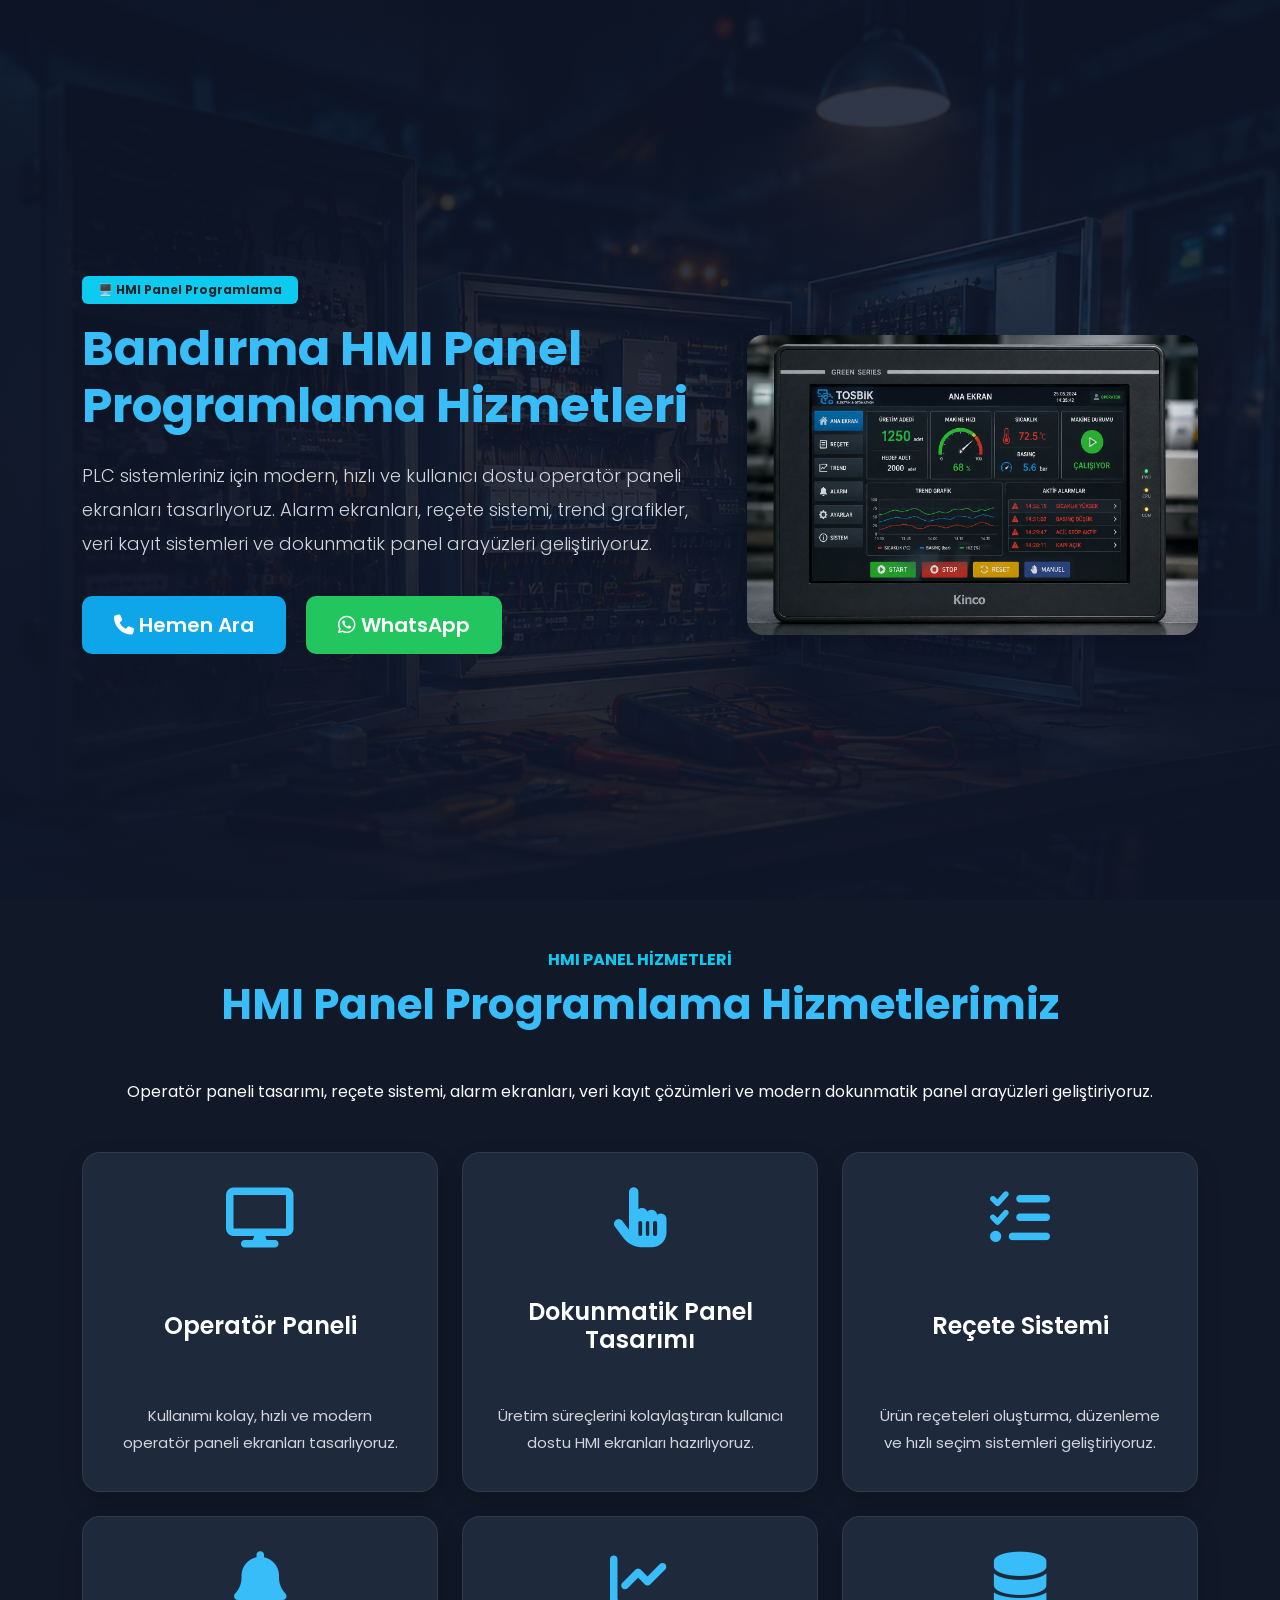
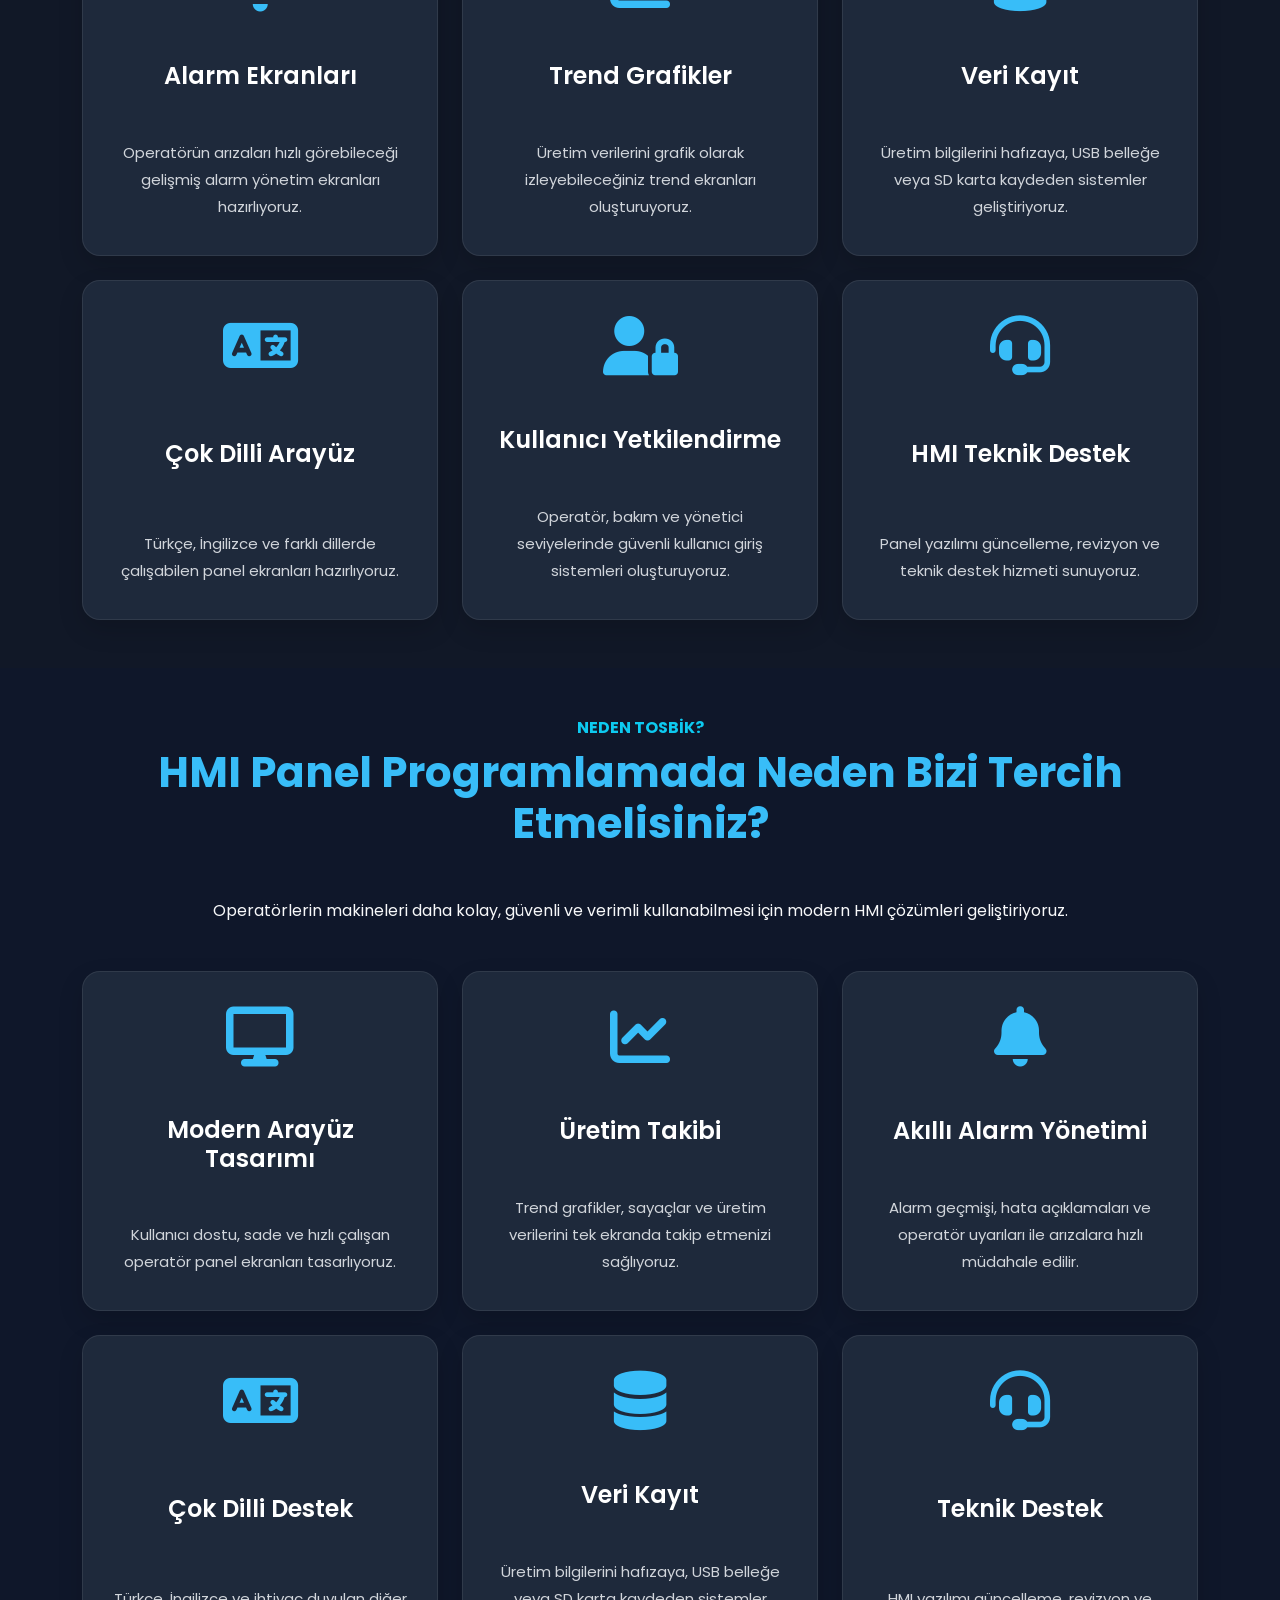
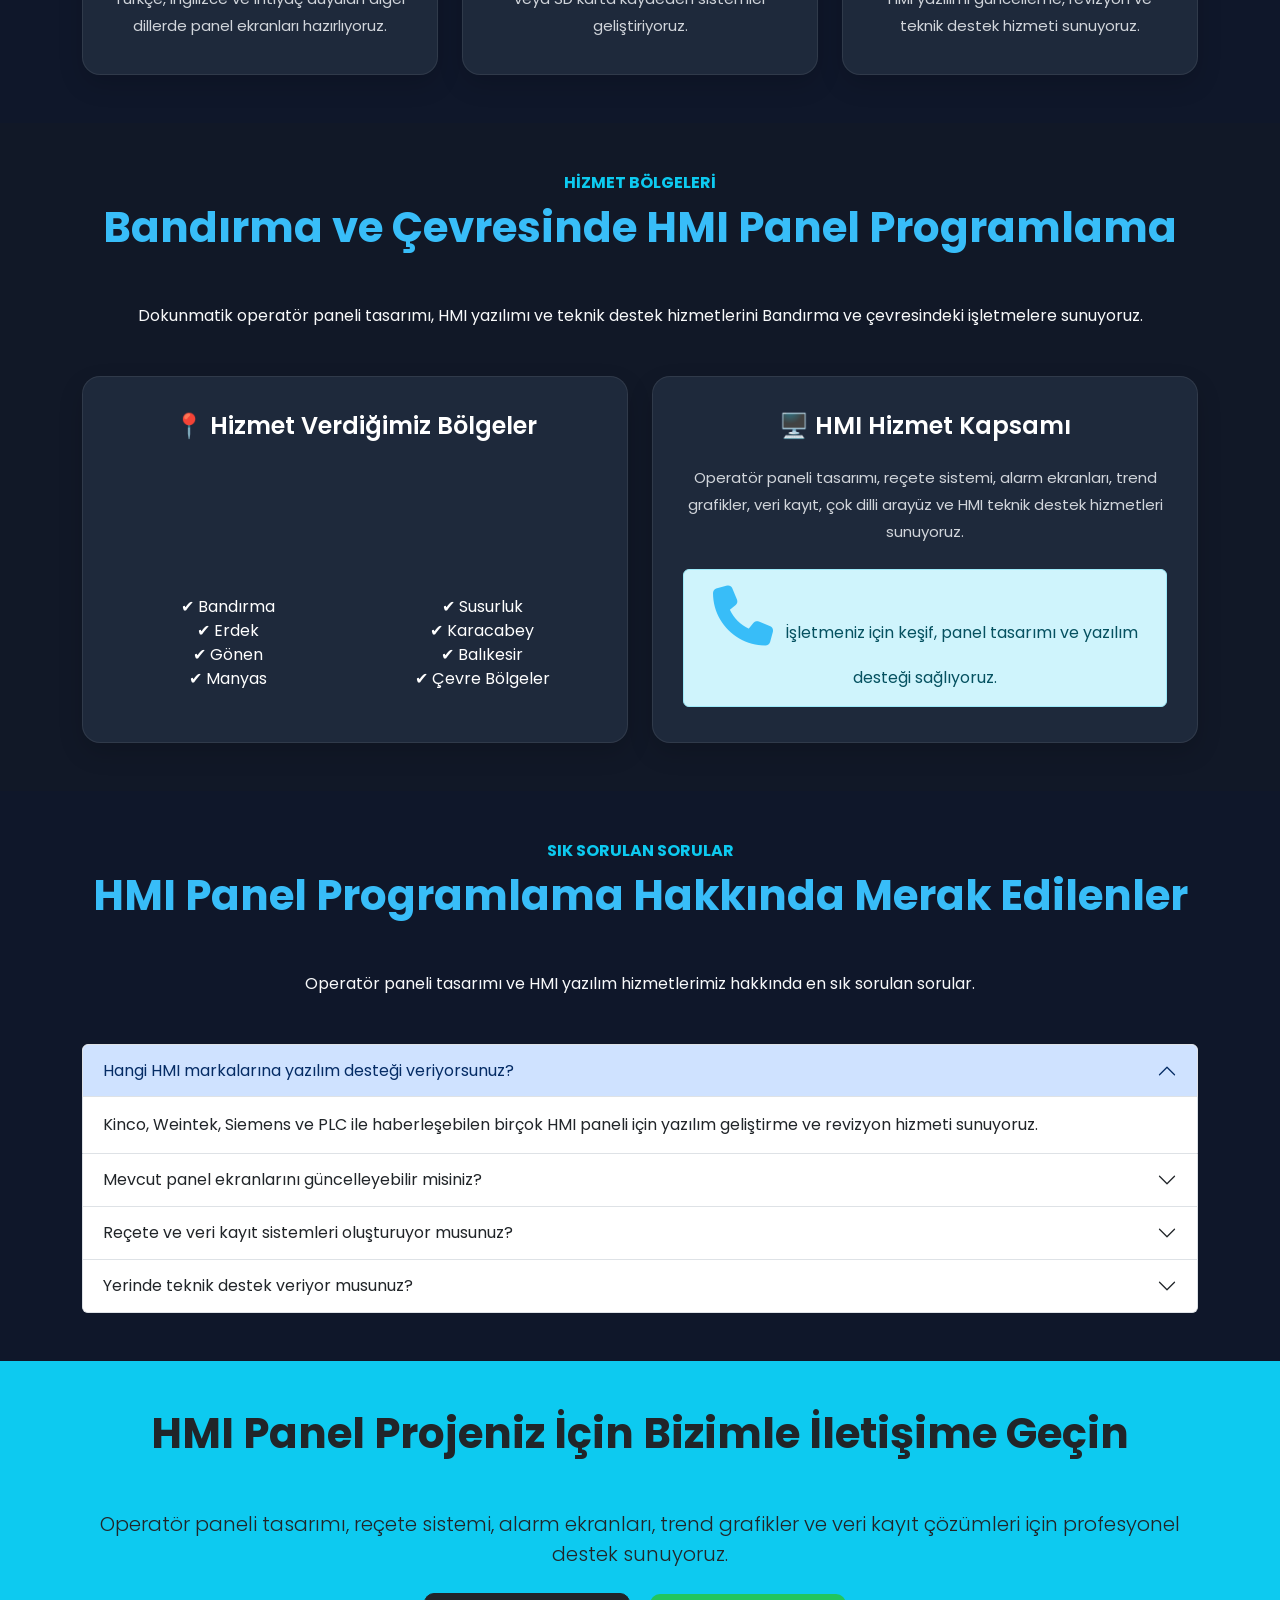
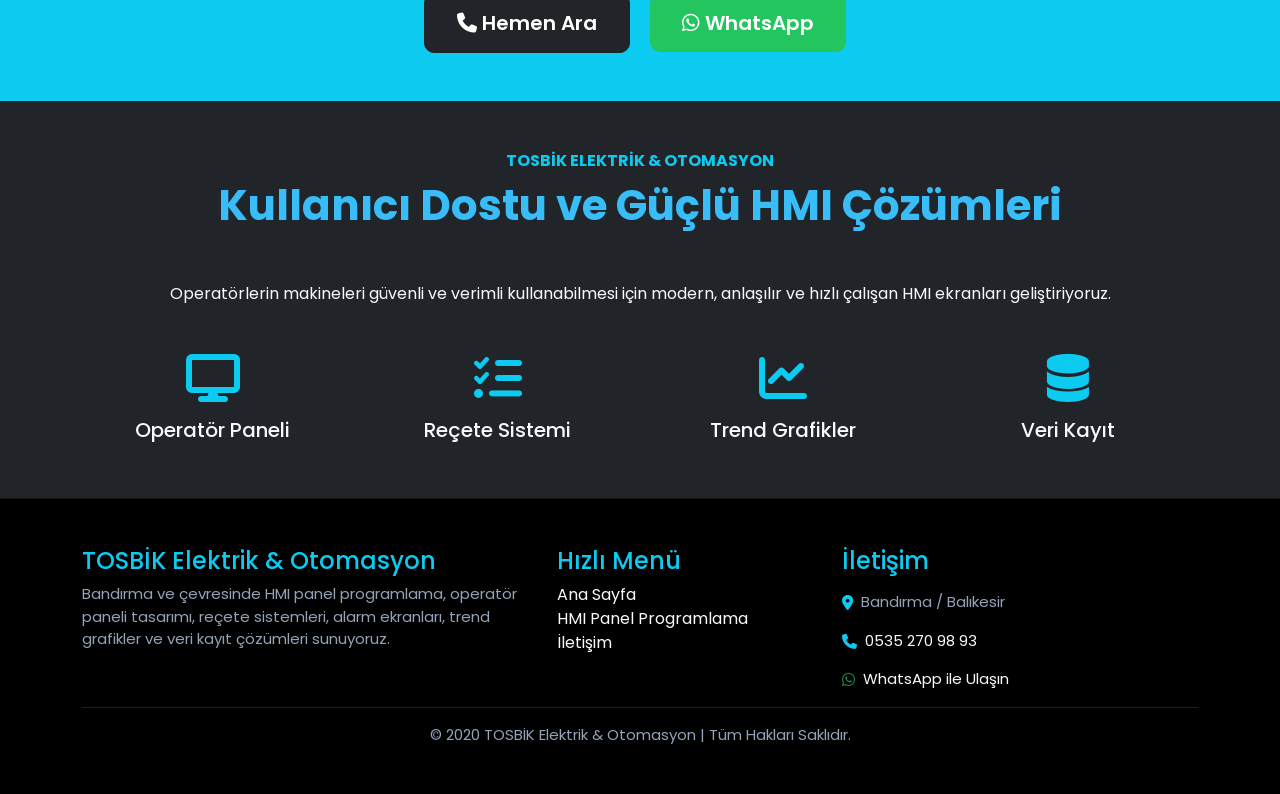
<file: hmi-panel-programlama.html>
<!DOCTYPE html>
<html lang="tr">

<head>

    <meta charset="UTF-8">
    <meta name="viewport" content="width=device-width, initial-scale=1.0">

    <title>HMI Panel Programlama | Operatör Paneli Yazılımı | TOSBİK Elektrik & Otomasyon</title>

    <meta name="description"
        content="Bandırma HMI Panel Programlama hizmetleri. Operatör paneli tasarımı, reçete sistemi, alarm ekranları, trend ekranları, veri kayıt sistemleri ve dokunmatik panel yazılımı.">

    <meta name="keywords"
        content="Bandırma HMI, Operatör Paneli, HMI Programlama, Dokunmatik Panel, Kinco HMI, Weintek HMI, Reçete Sistemi, Alarm Ekranı">

    <!-- Bootstrap -->
    <link href="https://cdn.jsdelivr.net/npm/bootstrap@5.3.7/dist/css/bootstrap.min.css" rel="stylesheet">

    <!-- Font Awesome -->
    <link rel="stylesheet"
        href="https://cdnjs.cloudflare.com/ajax/libs/font-awesome/6.7.2/css/all.min.css">

    <!-- CSS -->
    <link rel="stylesheet" href="css/style.css">

    <!-- Favicon -->
    <link rel="icon" href="images/logo.jpg">

</head>

<body>

<!-- HERO -->

<section class="hero" id="anasayfa">

    <div class="container">

        <div class="row align-items-center">

            <div class="col-lg-7">

                <span class="badge bg-info text-dark px-3 py-2 mb-3">

                    🖥️ HMI Panel Programlama

                </span>

                <h1 class="display-4 fw-bold">

                    Bandırma HMI Panel Programlama Hizmetleri

                </h1>

                <p class="lead mt-4">

                    PLC sistemleriniz için modern, hızlı ve kullanıcı dostu operatör paneli ekranları tasarlıyoruz.

                    Alarm ekranları, reçete sistemi, trend grafikler, veri kayıt sistemleri ve dokunmatik panel arayüzleri geliştiriyoruz.

                </p>

                <div class="mt-4">

                    <a href="tel:+905352709893"
                       class="btn btn-info btn-lg me-3">

                        <i class="fa-solid fa-phone"></i>

                        Hemen Ara

                    </a>

                    <a href="https://wa.me/905352709893"
                       target="_blank"
                       class="btn btn-success btn-lg">

                        <i class="fa-brands fa-whatsapp"></i>

                        WhatsApp

                    </a>

                </div>

            </div>

            <div class="col-lg-5 text-center">

                <img src="images/hmi-panel.jpg"
                     class="img-fluid rounded-4 shadow"
                     alt="HMI Panel Programlama">

            </div>

        </div>

    </div>

</section>

<!-- HİZMETLERİMİZ -->

<section class="services py-5">

    <div class="container">

        <div class="text-center mb-5">

            <span class="text-info fw-bold">
                HMI PANEL HİZMETLERİ
            </span>

            <h2 class="fw-bold mt-2">
                HMI Panel Programlama Hizmetlerimiz
            </h2>

            <p class="text-light">
                Operatör paneli tasarımı, reçete sistemi, alarm ekranları, veri kayıt çözümleri ve modern dokunmatik panel arayüzleri geliştiriyoruz.
            </p>

        </div>

        <div class="row g-4">

            <!-- Operatör Paneli -->

            <div class="col-md-6 col-lg-4">

                <div class="service-card h-100">

                    <i class="fa-solid fa-display"></i>

                    <h4>Operatör Paneli</h4>

                    <p>
                        Kullanımı kolay, hızlı ve modern operatör paneli ekranları tasarlıyoruz.
                    </p>

                </div>

            </div>

            <!-- Dokunmatik -->

            <div class="col-md-6 col-lg-4">

                <div class="service-card h-100">

                    <i class="fa-solid fa-hand-pointer"></i>

                    <h4>Dokunmatik Panel Tasarımı</h4>

                    <p>
                        Üretim süreçlerini kolaylaştıran kullanıcı dostu HMI ekranları hazırlıyoruz.
                    </p>

                </div>

            </div>

            <!-- Reçete -->

            <div class="col-md-6 col-lg-4">

                <div class="service-card h-100">

                    <i class="fa-solid fa-list-check"></i>

                    <h4>Reçete Sistemi</h4>

                    <p>
                        Ürün reçeteleri oluşturma, düzenleme ve hızlı seçim sistemleri geliştiriyoruz.
                    </p>

                </div>

            </div>

            <!-- Alarm -->

            <div class="col-md-6 col-lg-4">

                <div class="service-card h-100">

                    <i class="fa-solid fa-bell"></i>

                    <h4>Alarm Ekranları</h4>

                    <p>
                        Operatörün arızaları hızlı görebileceği gelişmiş alarm yönetim ekranları hazırlıyoruz.
                    </p>

                </div>

            </div>

            <!-- Trend -->

            <div class="col-md-6 col-lg-4">

                <div class="service-card h-100">

                    <i class="fa-solid fa-chart-line"></i>

                    <h4>Trend Grafikler</h4>

                    <p>
                        Üretim verilerini grafik olarak izleyebileceğiniz trend ekranları oluşturuyoruz.
                    </p>

                </div>

            </div>

            <!-- Veri -->

            <div class="col-md-6 col-lg-4">

                <div class="service-card h-100">

                    <i class="fa-solid fa-database"></i>

                    <h4>Veri Kayıt</h4>

                    <p>
                        Üretim bilgilerini hafızaya, USB belleğe veya SD karta kaydeden sistemler geliştiriyoruz.
                    </p>

                </div>

            </div>

            <!-- Çok Dilli -->

            <div class="col-md-6 col-lg-4">

                <div class="service-card h-100">

                    <i class="fa-solid fa-language"></i>

                    <h4>Çok Dilli Arayüz</h4>

                    <p>
                        Türkçe, İngilizce ve farklı dillerde çalışabilen panel ekranları hazırlıyoruz.
                    </p>

                </div>

            </div>

            <!-- Yetkilendirme -->

            <div class="col-md-6 col-lg-4">

                <div class="service-card h-100">

                    <i class="fa-solid fa-user-lock"></i>

                    <h4>Kullanıcı Yetkilendirme</h4>

                    <p>
                        Operatör, bakım ve yönetici seviyelerinde güvenli kullanıcı giriş sistemleri oluşturuyoruz.
                    </p>

                </div>

            </div>

            <!-- Teknik Destek -->

            <div class="col-md-6 col-lg-4">

                <div class="service-card h-100">

                    <i class="fa-solid fa-headset"></i>

                    <h4>HMI Teknik Destek</h4>

                    <p>
                        Panel yazılımı güncelleme, revizyon ve teknik destek hizmeti sunuyoruz.
                    </p>

                </div>

            </div>

        </div>

    </div>

</section>

<!-- NEDEN TOSBİK -->

<section class="py-5">

    <div class="container">

        <div class="text-center mb-5">

            <span class="text-info fw-bold">
                NEDEN TOSBİK?
            </span>

            <h2 class="fw-bold mt-2">
                HMI Panel Programlamada Neden Bizi Tercih Etmelisiniz?
            </h2>

            <p class="text-light">
                Operatörlerin makineleri daha kolay, güvenli ve verimli kullanabilmesi için modern HMI çözümleri geliştiriyoruz.
            </p>

        </div>

        <div class="row g-4">

            <div class="col-md-6 col-lg-4">
                <div class="service-card h-100">
                    <i class="fa-solid fa-display"></i>
                    <h4>Modern Arayüz Tasarımı</h4>
                    <p>Kullanıcı dostu, sade ve hızlı çalışan operatör panel ekranları tasarlıyoruz.</p>
                </div>
            </div>

            <div class="col-md-6 col-lg-4">
                <div class="service-card h-100">
                    <i class="fa-solid fa-chart-line"></i>
                    <h4>Üretim Takibi</h4>
                    <p>Trend grafikler, sayaçlar ve üretim verilerini tek ekranda takip etmenizi sağlıyoruz.</p>
                </div>
            </div>

            <div class="col-md-6 col-lg-4">
                <div class="service-card h-100">
                    <i class="fa-solid fa-bell"></i>
                    <h4>Akıllı Alarm Yönetimi</h4>
                    <p>Alarm geçmişi, hata açıklamaları ve operatör uyarıları ile arızalara hızlı müdahale edilir.</p>
                </div>
            </div>

            <div class="col-md-6 col-lg-4">
                <div class="service-card h-100">
                    <i class="fa-solid fa-language"></i>
                    <h4>Çok Dilli Destek</h4>
                    <p>Türkçe, İngilizce ve ihtiyaç duyulan diğer dillerde panel ekranları hazırlıyoruz.</p>
                </div>
            </div>

            <div class="col-md-6 col-lg-4">
                <div class="service-card h-100">
                    <i class="fa-solid fa-database"></i>
                    <h4>Veri Kayıt</h4>
                    <p>Üretim bilgilerini hafızaya, USB belleğe veya SD karta kaydeden sistemler geliştiriyoruz.</p>
                </div>
            </div>

            <div class="col-md-6 col-lg-4">
                <div class="service-card h-100">
                    <i class="fa-solid fa-headset"></i>
                    <h4>Teknik Destek</h4>
                    <p>HMI yazılımı güncelleme, revizyon ve teknik destek hizmeti sunuyoruz.</p>
                </div>
            </div>

        </div>

    </div>

</section>

<!-- HİZMET BÖLGELERİ -->

<section class="services py-5">

    <div class="container">

        <div class="text-center mb-5">

            <span class="text-info fw-bold">
                HİZMET BÖLGELERİ
            </span>

            <h2 class="fw-bold mt-2">
                Bandırma ve Çevresinde HMI Panel Programlama
            </h2>

            <p class="text-light">
                Dokunmatik operatör paneli tasarımı, HMI yazılımı ve teknik destek hizmetlerini Bandırma ve çevresindeki işletmelere sunuyoruz.
            </p>

        </div>

        <div class="row g-4">

            <div class="col-lg-6">

                <div class="service-card h-100">

                    <h4 class="mb-4">📍 Hizmet Verdiğimiz Bölgeler</h4>

                    <div class="row">

                        <div class="col-6">

                            <ul class="list-unstyled">
                                <li>✔ Bandırma</li>
                                <li>✔ Erdek</li>
                                <li>✔ Gönen</li>
                                <li>✔ Manyas</li>
                            </ul>

                        </div>

                        <div class="col-6">

                            <ul class="list-unstyled">
                                <li>✔ Susurluk</li>
                                <li>✔ Karacabey</li>
                                <li>✔ Balıkesir</li>
                                <li>✔ Çevre Bölgeler</li>
                            </ul>

                        </div>

                    </div>

                </div>

            </div>

            <div class="col-lg-6">

                <div class="service-card h-100">

                    <h4 class="mb-4">🖥️ HMI Hizmet Kapsamı</h4>

                    <p>

                        Operatör paneli tasarımı, reçete sistemi, alarm ekranları, trend grafikler, veri kayıt, çok dilli arayüz ve HMI teknik destek hizmetleri sunuyoruz.

                    </p>

                    <div class="alert alert-info mt-4 mb-0">

                        <i class="fa-solid fa-phone me-2"></i>

                        İşletmeniz için keşif, panel tasarımı ve yazılım desteği sağlıyoruz.

                    </div>

                </div>

            </div>

        </div>

    </div>

</section>

<!-- SIK SORULAN SORULAR -->

<section class="py-5">

    <div class="container">

        <div class="text-center mb-5">

            <span class="text-info fw-bold">
                SIK SORULAN SORULAR
            </span>

            <h2 class="fw-bold mt-2">
                HMI Panel Programlama Hakkında Merak Edilenler
            </h2>

            <p class="text-light">
                Operatör paneli tasarımı ve HMI yazılım hizmetlerimiz hakkında en sık sorulan sorular.
            </p>

        </div>

        <div class="accordion" id="faqAccordion">

            <div class="accordion-item">

                <h2 class="accordion-header">

                    <button class="accordion-button"
                            type="button"
                            data-bs-toggle="collapse"
                            data-bs-target="#faq1">

                        Hangi HMI markalarına yazılım desteği veriyorsunuz?

                    </button>

                </h2>

                <div id="faq1"
                     class="accordion-collapse collapse show"
                     data-bs-parent="#faqAccordion">

                    <div class="accordion-body">

                        Kinco, Weintek, Siemens ve PLC ile haberleşebilen birçok HMI paneli için yazılım geliştirme ve revizyon hizmeti sunuyoruz.

                    </div>

                </div>

            </div>

            <div class="accordion-item">

                <h2 class="accordion-header">

                    <button class="accordion-button collapsed"
                            type="button"
                            data-bs-toggle="collapse"
                            data-bs-target="#faq2">

                        Mevcut panel ekranlarını güncelleyebilir misiniz?

                    </button>

                </h2>

                <div id="faq2"
                     class="accordion-collapse collapse"
                     data-bs-parent="#faqAccordion">

                    <div class="accordion-body">

                        Evet. Mevcut HMI projelerini düzenleyebilir, yeni ekranlar ekleyebilir ve kullanıcı arayüzünü modern hale getirebiliriz.

                    </div>

                </div>

            </div>

            <div class="accordion-item">

                <h2 class="accordion-header">

                    <button class="accordion-button collapsed"
                            type="button"
                            data-bs-toggle="collapse"
                            data-bs-target="#faq3">

                        Reçete ve veri kayıt sistemleri oluşturuyor musunuz?

                    </button>

                </h2>

                <div id="faq3"
                     class="accordion-collapse collapse"
                     data-bs-parent="#faqAccordion">

                    <div class="accordion-body">

                        Evet. Reçete yönetimi, üretim verileri, alarm kayıtları ve trend grafiklerini içeren gelişmiş HMI projeleri hazırlıyoruz.

                    </div>

                </div>

            </div>

            <div class="accordion-item">

                <h2 class="accordion-header">

                    <button class="accordion-button collapsed"
                            type="button"
                            data-bs-toggle="collapse"
                            data-bs-target="#faq4">

                        Yerinde teknik destek veriyor musunuz?

                    </button>

                </h2>

                <div id="faq4"
                     class="accordion-collapse collapse"
                     data-bs-parent="#faqAccordion">

                    <div class="accordion-body">

                        Evet. Uygun durumlarda yerinde destek sağlayabilir, uzaktan bağlantıyla yazılım güncellemesi ve arıza giderme hizmeti sunabiliriz.

                    </div>

                </div>

            </div>

        </div>

    </div>

</section>

<!-- İLETİŞİM ÇAĞRISI -->

<section class="py-5 bg-info">

    <div class="container text-center">

        <h2 class="fw-bold text-dark">
            HMI Panel Projeniz İçin Bizimle İletişime Geçin
        </h2>

        <p class="lead text-dark mt-3">

            Operatör paneli tasarımı, reçete sistemi, alarm ekranları, trend grafikler ve veri kayıt çözümleri için profesyonel destek sunuyoruz.

        </p>

        <div class="mt-4">

            <a href="tel:+905352709893"
               class="btn btn-dark btn-lg me-3">

                <i class="fa-solid fa-phone"></i>

                Hemen Ara

            </a>

            <a href="https://wa.me/905352709893"
               target="_blank"
               class="btn btn-success btn-lg">

                <i class="fa-brands fa-whatsapp"></i>

                WhatsApp

            </a>

        </div>

    </div>

</section>

<!-- ÇALIŞMA ANLAYIŞIMIZ -->

<section class="py-5 bg-dark text-light">

    <div class="container">

        <div class="text-center mb-5">

            <span class="text-info fw-bold">
                TOSBİK ELEKTRİK & OTOMASYON
            </span>

            <h2 class="fw-bold mt-2">
                Kullanıcı Dostu ve Güçlü HMI Çözümleri
            </h2>

            <p class="text-light">
                Operatörlerin makineleri güvenli ve verimli kullanabilmesi için modern, anlaşılır ve hızlı çalışan HMI ekranları geliştiriyoruz.
            </p>

        </div>

        <div class="row text-center g-4">

            <div class="col-md-3">
                <i class="fa-solid fa-display fa-3x text-info mb-3"></i>
                <h5>Operatör Paneli</h5>
            </div>

            <div class="col-md-3">
                <i class="fa-solid fa-list-check fa-3x text-info mb-3"></i>
                <h5>Reçete Sistemi</h5>
            </div>

            <div class="col-md-3">
                <i class="fa-solid fa-chart-line fa-3x text-info mb-3"></i>
                <h5>Trend Grafikler</h5>
            </div>

            <div class="col-md-3">
                <i class="fa-solid fa-database fa-3x text-info mb-3"></i>
                <h5>Veri Kayıt</h5>
            </div>

        </div>

    </div>

</section>

<!-- FOOTER -->

<footer class="bg-black text-light py-5">

    <div class="container">

        <div class="row">

            <div class="col-lg-5">

                <h4 class="text-info">
                    TOSBİK Elektrik & Otomasyon
                </h4>

                <p>
                    Bandırma ve çevresinde HMI panel programlama, operatör paneli tasarımı, reçete sistemleri, alarm ekranları, trend grafikler ve veri kayıt çözümleri sunuyoruz.
                </p>

            </div>

            <div class="col-lg-3">

                <h4 class="text-info">
                    Hızlı Menü
                </h4>

                <ul class="list-unstyled">

                    <li>
                        <a href="index.html" class="text-light text-decoration-none">
                            Ana Sayfa
                        </a>
                    </li>

                    <li>
                        <a href="hmi-panel-programlama.html" class="text-light text-decoration-none">
                            HMI Panel Programlama
                        </a>
                    </li>

                    <li>
                        <a href="index.html#iletisim" class="text-light text-decoration-none">
                            İletişim
                        </a>
                    </li>

                </ul>

            </div>

            <div class="col-lg-4">

                <h4 class="text-info mb-3">
                    İletişim
                </h4>

                <p class="d-flex align-items-center mb-3">
                    <i class="fa-solid fa-location-dot text-info me-2"></i>
                    <span>Bandırma / Balıkesir</span>
                </p>

                <p class="d-flex align-items-center mb-3">
                    <i class="fa-solid fa-phone text-info me-2"></i>
                    <a href="tel:+905352709893"
                       class="text-light text-decoration-none">
                        0535 270 98 93
                    </a>
                </p>

                <p class="d-flex align-items-center mb-0">
                    <i class="fa-brands fa-whatsapp text-success me-2"></i>
                    <a href="https://wa.me/905352709893"
                       target="_blank"
                       class="text-light text-decoration-none">
                        WhatsApp ile Ulaşın
                    </a>
                </p>

            </div>

        </div>

        <hr class="border-secondary">

        <div class="text-center">

            <p class="mb-0">
                © 2020 TOSBİK Elektrik & Otomasyon | Tüm Hakları Saklıdır.
            </p>

        </div>

    </div>

</footer>

<!-- Bootstrap JS -->
<script src="https://cdn.jsdelivr.net/npm/bootstrap@5.3.7/dist/js/bootstrap.bundle.min.js"></script>

</body>
</html>
</file>
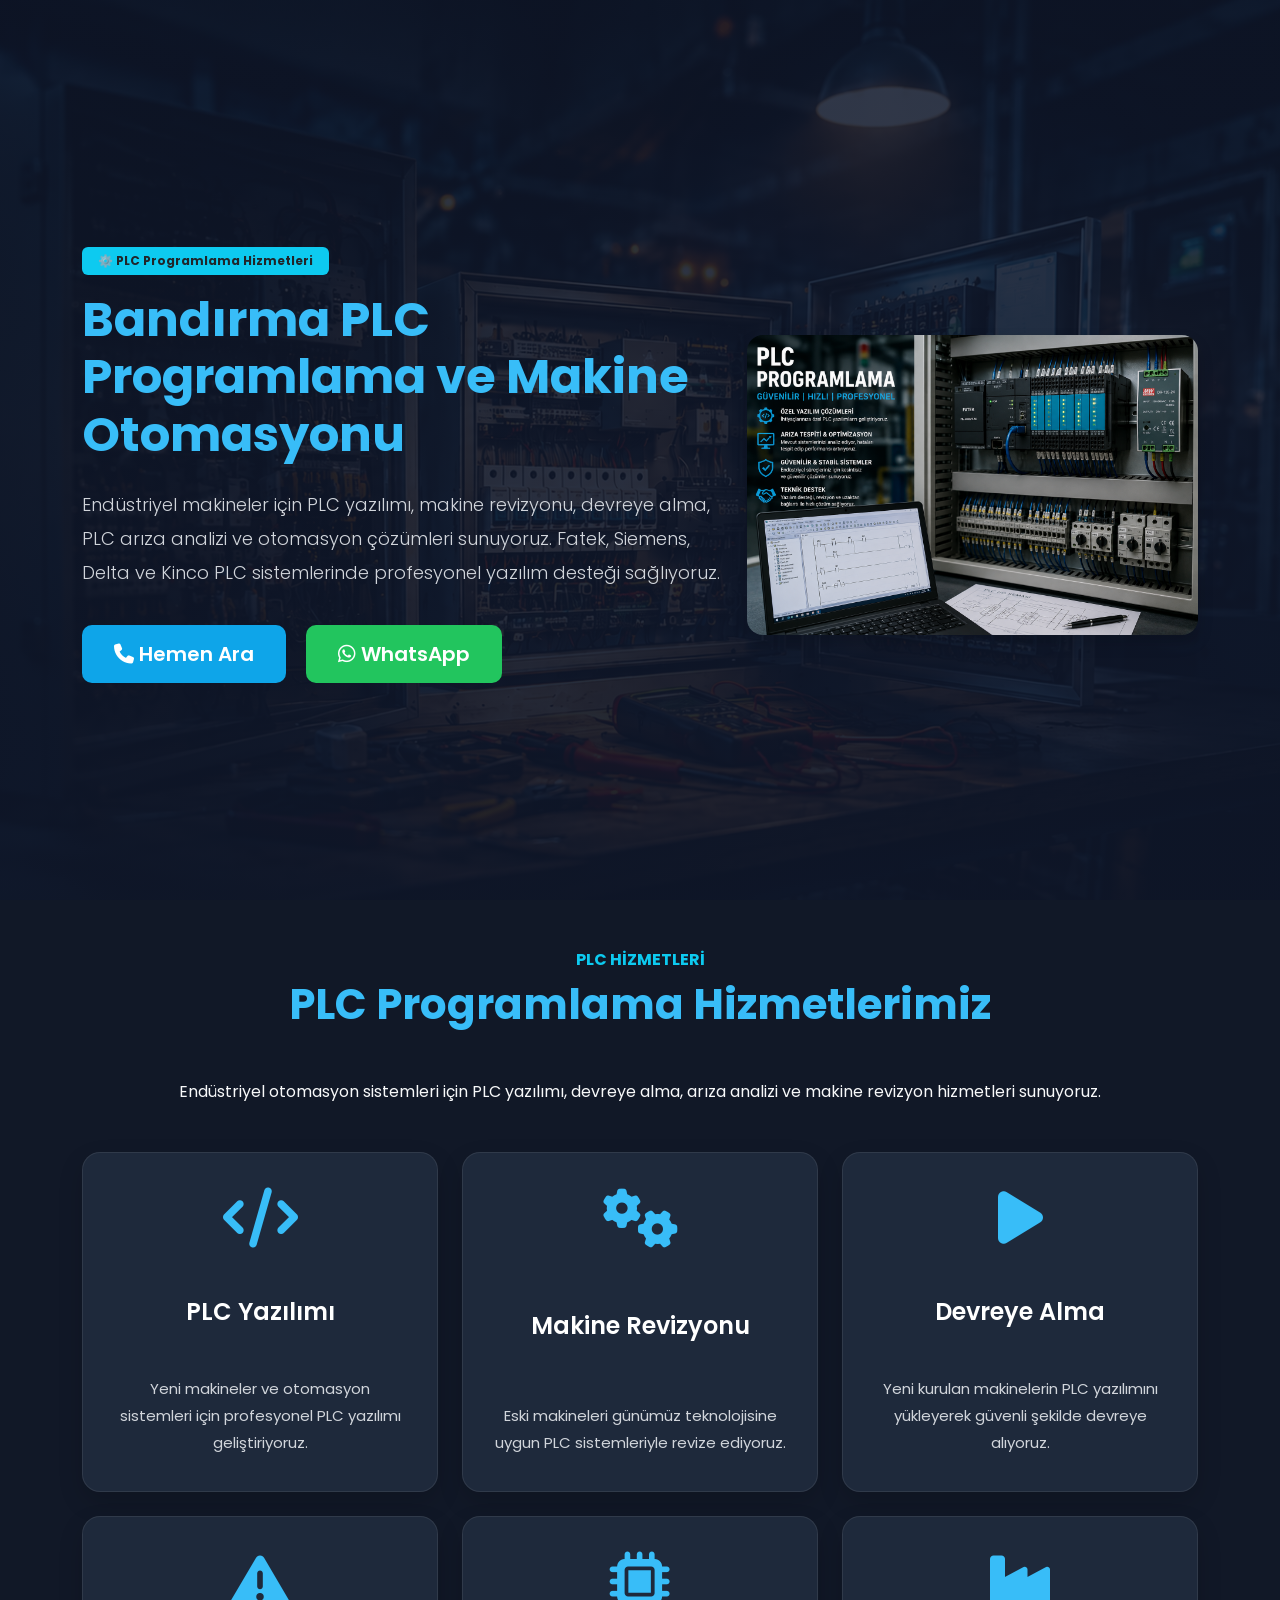
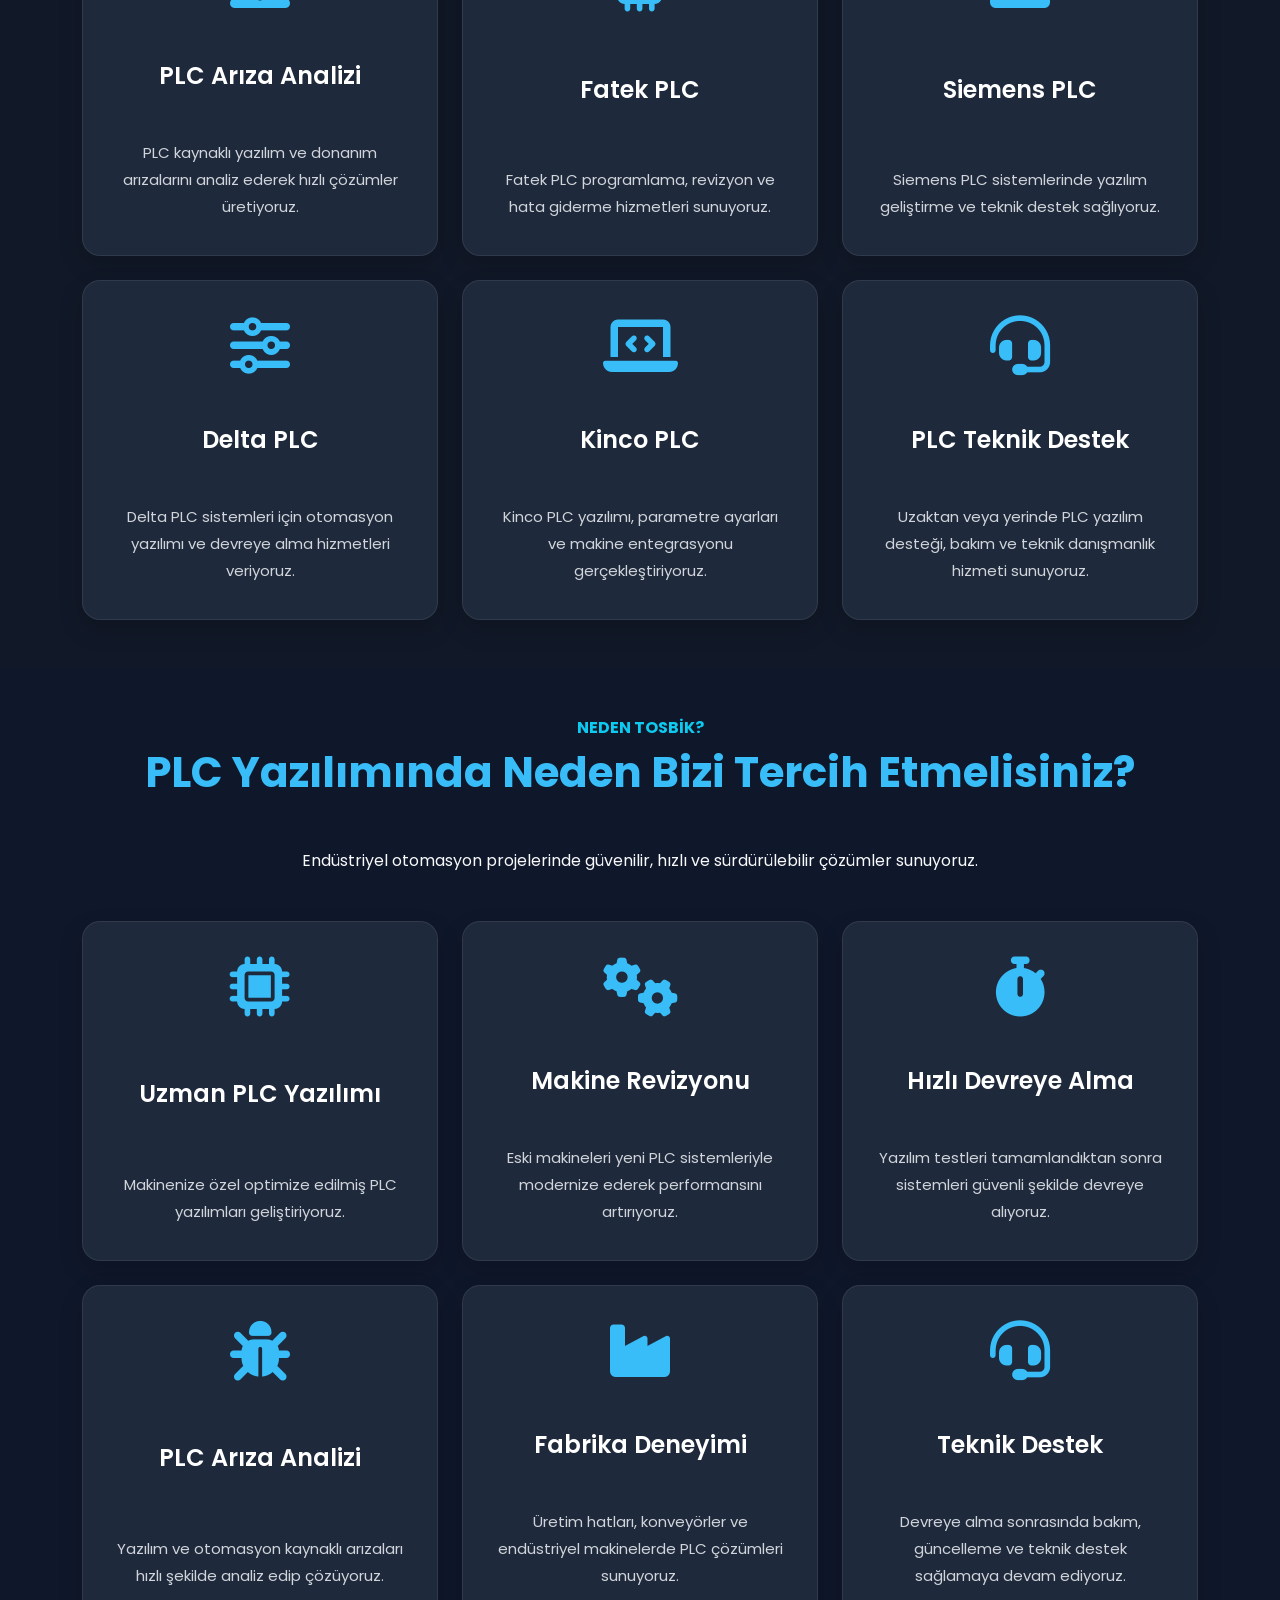
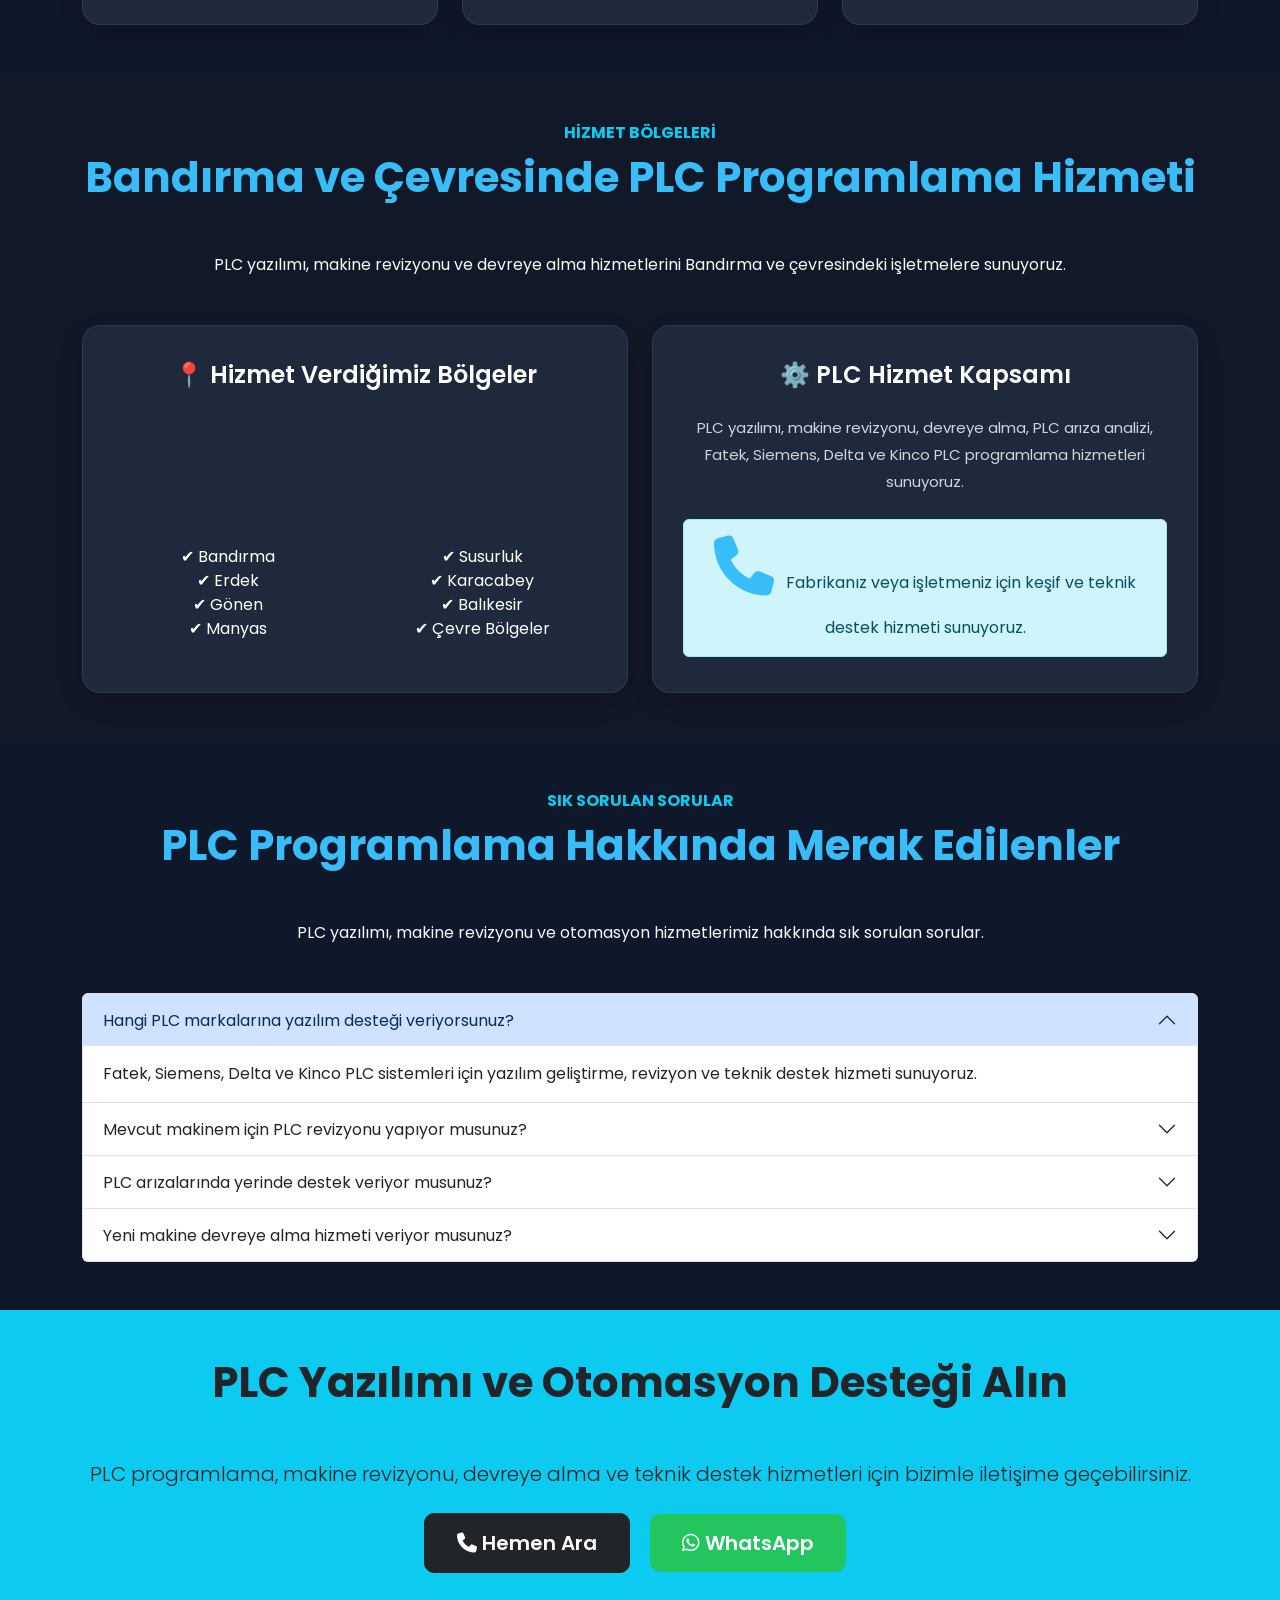
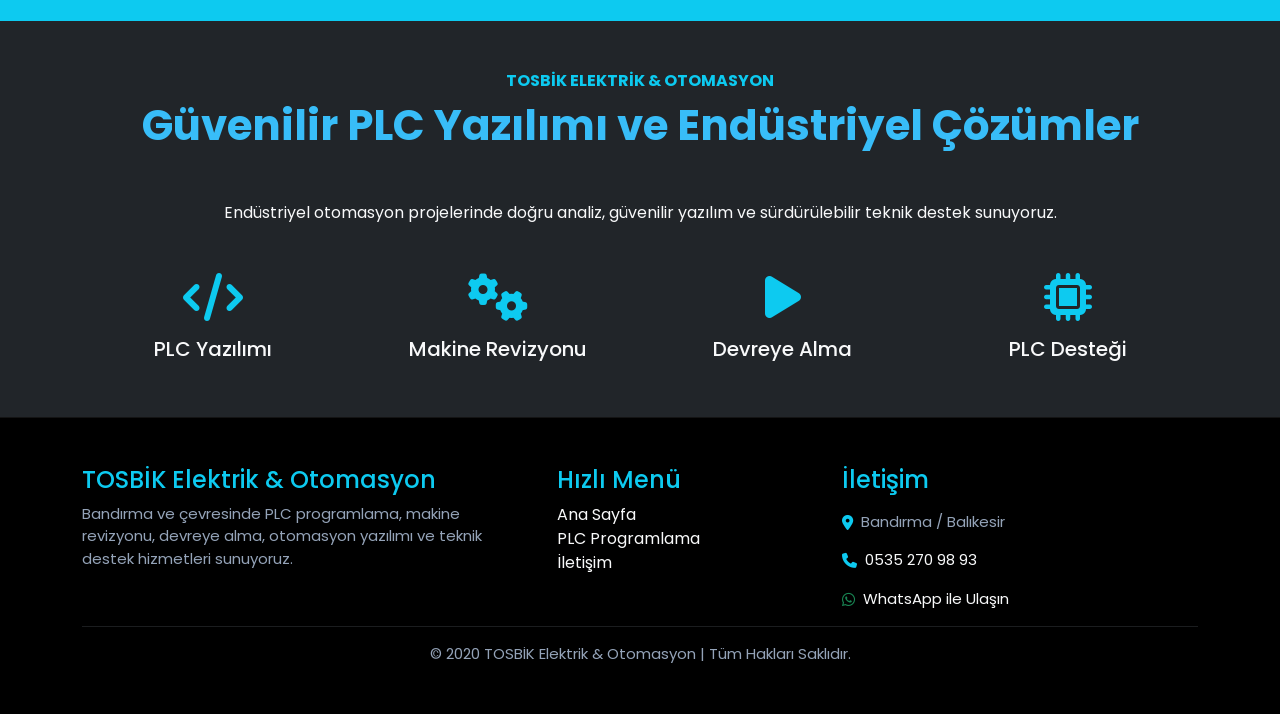
<file: plc-programlama.html>
<!DOCTYPE html>
<html lang="tr">

<head>

    <meta charset="UTF-8">
    <meta name="viewport" content="width=device-width, initial-scale=1.0">

    <title>PLC Programlama | Fatek • Siemens • Delta • Kinco | TOSBİK Elektrik & Otomasyon</title>

    <meta name="description"
        content="Bandırma PLC programlama hizmetleri. Fatek PLC, Siemens PLC, Delta PLC, Kinco PLC yazılımı, makine revizyonu, devreye alma ve PLC arıza analizi.">

    <meta name="keywords"
        content="Bandırma PLC Programlama, PLC Yazılımı, Fatek PLC, Siemens PLC, Delta PLC, Kinco PLC, Makine Revizyonu, PLC Arıza Analizi">

    <!-- Bootstrap -->
    <link href="https://cdn.jsdelivr.net/npm/bootstrap@5.3.7/dist/css/bootstrap.min.css" rel="stylesheet">

    <!-- Font Awesome -->
    <link rel="stylesheet"
        href="https://cdnjs.cloudflare.com/ajax/libs/font-awesome/6.7.2/css/all.min.css">

    <!-- CSS -->
    <link rel="stylesheet" href="css/style.css">

    <!-- Favicon -->
    <link rel="icon" href="images/logo.jpg">

</head>

<body>

<!-- HERO -->

<section class="hero" id="anasayfa">

    <div class="container">

        <div class="row align-items-center">

            <div class="col-lg-7">

                <span class="badge bg-info text-dark px-3 py-2 mb-3">

                    ⚙️ PLC Programlama Hizmetleri

                </span>

                <h1 class="display-4 fw-bold">

                    Bandırma PLC Programlama ve Makine Otomasyonu

                </h1>

                <p class="lead mt-4">

                    Endüstriyel makineler için PLC yazılımı, makine revizyonu,
                    devreye alma, PLC arıza analizi ve otomasyon çözümleri sunuyoruz.

                    Fatek, Siemens, Delta ve Kinco PLC sistemlerinde profesyonel yazılım desteği sağlıyoruz.

                </p>

                <div class="mt-4">

                    <a href="tel:+905352709893"
                       class="btn btn-info btn-lg me-3">

                        <i class="fa-solid fa-phone"></i>

                        Hemen Ara

                    </a>

                    <a href="https://wa.me/905352709893"
                       target="_blank"
                       class="btn btn-success btn-lg">

                        <i class="fa-brands fa-whatsapp"></i>

                        WhatsApp

                    </a>

                </div>

            </div>

            <div class="col-lg-5 text-center">

                <img src="images/plc-programlama.jpg"
                     class="img-fluid rounded-4 shadow"
                     alt="PLC Programlama">

            </div>

        </div>

    </div>

</section>

<!-- HİZMETLERİMİZ -->

<section class="services py-5">

    <div class="container">

        <div class="text-center mb-5">

            <span class="text-info fw-bold">
                PLC HİZMETLERİ
            </span>

            <h2 class="fw-bold mt-2">
                PLC Programlama Hizmetlerimiz
            </h2>

            <p class="text-light">
                Endüstriyel otomasyon sistemleri için PLC yazılımı, devreye alma, arıza analizi ve makine revizyon hizmetleri sunuyoruz.
            </p>

        </div>

        <div class="row g-4">

            <!-- PLC Yazılımı -->

            <div class="col-md-6 col-lg-4">

                <div class="service-card h-100">

                    <i class="fa-solid fa-code"></i>

                    <h4>PLC Yazılımı</h4>

                    <p>
                        Yeni makineler ve otomasyon sistemleri için profesyonel PLC yazılımı geliştiriyoruz.
                    </p>

                </div>

            </div>

            <!-- Revizyon -->

            <div class="col-md-6 col-lg-4">

                <div class="service-card h-100">

                    <i class="fa-solid fa-gears"></i>

                    <h4>Makine Revizyonu</h4>

                    <p>
                        Eski makineleri günümüz teknolojisine uygun PLC sistemleriyle revize ediyoruz.
                    </p>

                </div>

            </div>

            <!-- Devreye Alma -->

            <div class="col-md-6 col-lg-4">

                <div class="service-card h-100">

                    <i class="fa-solid fa-play"></i>

                    <h4>Devreye Alma</h4>

                    <p>
                        Yeni kurulan makinelerin PLC yazılımını yükleyerek güvenli şekilde devreye alıyoruz.
                    </p>

                </div>

            </div>

            <!-- Arıza -->

            <div class="col-md-6 col-lg-4">

                <div class="service-card h-100">

                    <i class="fa-solid fa-triangle-exclamation"></i>

                    <h4>PLC Arıza Analizi</h4>

                    <p>
                        PLC kaynaklı yazılım ve donanım arızalarını analiz ederek hızlı çözümler üretiyoruz.
                    </p>

                </div>

            </div>

            <!-- Fatek -->

            <div class="col-md-6 col-lg-4">

                <div class="service-card h-100">

                    <i class="fa-solid fa-microchip"></i>

                    <h4>Fatek PLC</h4>

                    <p>
                        Fatek PLC programlama, revizyon ve hata giderme hizmetleri sunuyoruz.
                    </p>

                </div>

            </div>

            <!-- Siemens -->

            <div class="col-md-6 col-lg-4">

                <div class="service-card h-100">

                    <i class="fa-solid fa-industry"></i>

                    <h4>Siemens PLC</h4>

                    <p>
                        Siemens PLC sistemlerinde yazılım geliştirme ve teknik destek sağlıyoruz.
                    </p>

                </div>

            </div>

            <!-- Delta -->

            <div class="col-md-6 col-lg-4">

                <div class="service-card h-100">

                    <i class="fa-solid fa-sliders"></i>

                    <h4>Delta PLC</h4>

                    <p>
                        Delta PLC sistemleri için otomasyon yazılımı ve devreye alma hizmetleri veriyoruz.
                    </p>

                </div>

            </div>

            <!-- Kinco -->

            <div class="col-md-6 col-lg-4">

                <div class="service-card h-100">

                    <i class="fa-solid fa-laptop-code"></i>

                    <h4>Kinco PLC</h4>

                    <p>
                        Kinco PLC yazılımı, parametre ayarları ve makine entegrasyonu gerçekleştiriyoruz.
                    </p>

                </div>

            </div>

            <!-- Destek -->

            <div class="col-md-6 col-lg-4">

                <div class="service-card h-100">

                    <i class="fa-solid fa-headset"></i>

                    <h4>PLC Teknik Destek</h4>

                    <p>
                        Uzaktan veya yerinde PLC yazılım desteği, bakım ve teknik danışmanlık hizmeti sunuyoruz.
                    </p>

                </div>

            </div>

        </div>

    </div>

</section>

<!-- NEDEN TOSBİK -->

<section class="py-5">

    <div class="container">

        <div class="text-center mb-5">

            <span class="text-info fw-bold">
                NEDEN TOSBİK?
            </span>

            <h2 class="fw-bold mt-2">
                PLC Yazılımında Neden Bizi Tercih Etmelisiniz?
            </h2>

            <p class="text-light">
                Endüstriyel otomasyon projelerinde güvenilir, hızlı ve sürdürülebilir çözümler sunuyoruz.
            </p>

        </div>

        <div class="row g-4">

            <div class="col-md-6 col-lg-4">

                <div class="service-card h-100">

                    <i class="fa-solid fa-microchip"></i>

                    <h4>Uzman PLC Yazılımı</h4>

                    <p>
                        Makinenize özel optimize edilmiş PLC yazılımları geliştiriyoruz.
                    </p>

                </div>

            </div>

            <div class="col-md-6 col-lg-4">

                <div class="service-card h-100">

                    <i class="fa-solid fa-gears"></i>

                    <h4>Makine Revizyonu</h4>

                    <p>
                        Eski makineleri yeni PLC sistemleriyle modernize ederek performansını artırıyoruz.
                    </p>

                </div>

            </div>

            <div class="col-md-6 col-lg-4">

                <div class="service-card h-100">

                    <i class="fa-solid fa-stopwatch"></i>

                    <h4>Hızlı Devreye Alma</h4>

                    <p>
                        Yazılım testleri tamamlandıktan sonra sistemleri güvenli şekilde devreye alıyoruz.
                    </p>

                </div>

            </div>

            <div class="col-md-6 col-lg-4">

                <div class="service-card h-100">

                    <i class="fa-solid fa-bug"></i>

                    <h4>PLC Arıza Analizi</h4>

                    <p>
                        Yazılım ve otomasyon kaynaklı arızaları hızlı şekilde analiz edip çözüyoruz.
                    </p>

                </div>

            </div>

            <div class="col-md-6 col-lg-4">

                <div class="service-card h-100">

                    <i class="fa-solid fa-industry"></i>

                    <h4>Fabrika Deneyimi</h4>

                    <p>
                        Üretim hatları, konveyörler ve endüstriyel makinelerde PLC çözümleri sunuyoruz.
                    </p>

                </div>

            </div>

            <div class="col-md-6 col-lg-4">

                <div class="service-card h-100">

                    <i class="fa-solid fa-headset"></i>

                    <h4>Teknik Destek</h4>

                    <p>
                        Devreye alma sonrasında bakım, güncelleme ve teknik destek sağlamaya devam ediyoruz.
                    </p>

                </div>

            </div>

        </div>

    </div>

</section>

<!-- HİZMET BÖLGELERİ -->

<section class="services py-5">

    <div class="container">

        <div class="text-center mb-5">

            <span class="text-info fw-bold">
                HİZMET BÖLGELERİ
            </span>

            <h2 class="fw-bold mt-2">
                Bandırma ve Çevresinde PLC Programlama Hizmeti
            </h2>

            <p class="text-light">
                PLC yazılımı, makine revizyonu ve devreye alma hizmetlerini Bandırma ve çevresindeki işletmelere sunuyoruz.
            </p>

        </div>

        <div class="row g-4">

            <div class="col-lg-6">

                <div class="service-card h-100">

                    <h4 class="mb-4">📍 Hizmet Verdiğimiz Bölgeler</h4>

                    <div class="row">

                        <div class="col-6">

                            <ul class="list-unstyled">
                                <li>✔ Bandırma</li>
                                <li>✔ Erdek</li>
                                <li>✔ Gönen</li>
                                <li>✔ Manyas</li>
                            </ul>

                        </div>

                        <div class="col-6">

                            <ul class="list-unstyled">
                                <li>✔ Susurluk</li>
                                <li>✔ Karacabey</li>
                                <li>✔ Balıkesir</li>
                                <li>✔ Çevre Bölgeler</li>
                            </ul>

                        </div>

                    </div>

                </div>

            </div>

            <div class="col-lg-6">

                <div class="service-card h-100">

                    <h4 class="mb-4">⚙️ PLC Hizmet Kapsamı</h4>

                    <p>

                        PLC yazılımı, makine revizyonu, devreye alma,
                        PLC arıza analizi, Fatek, Siemens, Delta ve Kinco PLC programlama hizmetleri sunuyoruz.

                    </p>

                    <div class="alert alert-info mt-4 mb-0">

                        <i class="fa-solid fa-phone me-2"></i>

                        Fabrikanız veya işletmeniz için keşif ve teknik destek hizmeti sunuyoruz.

                    </div>

                </div>

            </div>

        </div>

    </div>

</section>

<!-- SIK SORULAN SORULAR -->

<section class="py-5">

    <div class="container">

        <div class="text-center mb-5">

            <span class="text-info fw-bold">
                SIK SORULAN SORULAR
            </span>

            <h2 class="fw-bold mt-2">
                PLC Programlama Hakkında Merak Edilenler
            </h2>

            <p class="text-light">
                PLC yazılımı, makine revizyonu ve otomasyon hizmetlerimiz hakkında sık sorulan sorular.
            </p>

        </div>

        <div class="accordion" id="faqAccordion">

            <div class="accordion-item">

                <h2 class="accordion-header">

                    <button class="accordion-button"
                            type="button"
                            data-bs-toggle="collapse"
                            data-bs-target="#faq1">

                        Hangi PLC markalarına yazılım desteği veriyorsunuz?

                    </button>

                </h2>

                <div id="faq1"
                     class="accordion-collapse collapse show"
                     data-bs-parent="#faqAccordion">

                    <div class="accordion-body">

                        Fatek, Siemens, Delta ve Kinco PLC sistemleri için yazılım geliştirme, revizyon ve teknik destek hizmeti sunuyoruz.

                    </div>

                </div>

            </div>

            <div class="accordion-item">

                <h2 class="accordion-header">

                    <button class="accordion-button collapsed"
                            type="button"
                            data-bs-toggle="collapse"
                            data-bs-target="#faq2">

                        Mevcut makinem için PLC revizyonu yapıyor musunuz?

                    </button>

                </h2>

                <div id="faq2"
                     class="accordion-collapse collapse"
                     data-bs-parent="#faqAccordion">

                    <div class="accordion-body">

                        Evet. Eski PLC sistemlerini revize ediyor, ihtiyaç halinde yeni yazılım geliştirerek makinenizi modernize ediyoruz.

                    </div>

                </div>

            </div>

            <div class="accordion-item">

                <h2 class="accordion-header">

                    <button class="accordion-button collapsed"
                            type="button"
                            data-bs-toggle="collapse"
                            data-bs-target="#faq3">

                        PLC arızalarında yerinde destek veriyor musunuz?

                    </button>

                </h2>

                <div id="faq3"
                     class="accordion-collapse collapse"
                     data-bs-parent="#faqAccordion">

                    <div class="accordion-body">

                        Evet. Uygun durumlarda yerinde arıza analizi ve teknik destek sağlayarak üretimin en kısa sürede devam etmesini hedefliyoruz.

                    </div>

                </div>

            </div>

            <div class="accordion-item">

                <h2 class="accordion-header">

                    <button class="accordion-button collapsed"
                            type="button"
                            data-bs-toggle="collapse"
                            data-bs-target="#faq4">

                        Yeni makine devreye alma hizmeti veriyor musunuz?

                    </button>

                </h2>

                <div id="faq4"
                     class="accordion-collapse collapse"
                     data-bs-parent="#faqAccordion">

                    <div class="accordion-body">

                        Evet. PLC yazılımı, test süreçleri, parametre ayarları ve devreye alma işlemlerini profesyonel olarak gerçekleştiriyoruz.

                    </div>

                </div>

            </div>

        </div>

    </div>

</section>

<!-- İLETİŞİM ÇAĞRISI -->

<section class="py-5 bg-info">

    <div class="container text-center">

        <h2 class="fw-bold text-dark">
            PLC Yazılımı ve Otomasyon Desteği Alın
        </h2>

        <p class="lead text-dark mt-3">

            PLC programlama, makine revizyonu, devreye alma ve teknik destek hizmetleri için bizimle iletişime geçebilirsiniz.

        </p>

        <div class="mt-4">

            <a href="tel:+905352709893"
               class="btn btn-dark btn-lg me-3">

                <i class="fa-solid fa-phone"></i>

                Hemen Ara

            </a>

            <a href="https://wa.me/905352709893"
               target="_blank"
               class="btn btn-success btn-lg">

                <i class="fa-brands fa-whatsapp"></i>

                WhatsApp

            </a>

        </div>

    </div>

</section>

<!-- ÇALIŞMA ANLAYIŞIMIZ -->

<section class="py-5 bg-dark text-light">

    <div class="container">

        <div class="text-center mb-5">

            <span class="text-info fw-bold">
                TOSBİK ELEKTRİK & OTOMASYON
            </span>

            <h2 class="fw-bold mt-2">
                Güvenilir PLC Yazılımı ve Endüstriyel Çözümler
            </h2>

            <p class="text-light">
                Endüstriyel otomasyon projelerinde doğru analiz, güvenilir yazılım ve sürdürülebilir teknik destek sunuyoruz.
            </p>

        </div>

        <div class="row text-center g-4">

            <div class="col-md-3">
                <i class="fa-solid fa-code fa-3x text-info mb-3"></i>
                <h5>PLC Yazılımı</h5>
            </div>

            <div class="col-md-3">
                <i class="fa-solid fa-gears fa-3x text-info mb-3"></i>
                <h5>Makine Revizyonu</h5>
            </div>

            <div class="col-md-3">
                <i class="fa-solid fa-play fa-3x text-info mb-3"></i>
                <h5>Devreye Alma</h5>
            </div>

            <div class="col-md-3">
                <i class="fa-solid fa-microchip fa-3x text-info mb-3"></i>
                <h5>PLC Desteği</h5>
            </div>

        </div>

    </div>

</section>

<!-- FOOTER -->

<footer class="bg-black text-light py-5">

    <div class="container">

        <div class="row">

            <div class="col-lg-5">

                <h4 class="text-info">
                    TOSBİK Elektrik & Otomasyon
                </h4>

                <p>
                    Bandırma ve çevresinde PLC programlama, makine revizyonu, devreye alma, otomasyon yazılımı ve teknik destek hizmetleri sunuyoruz.
                </p>

            </div>

            <div class="col-lg-3">

                <h4 class="text-info">
                    Hızlı Menü
                </h4>

                <ul class="list-unstyled">

                    <li>
                        <a href="index.html" class="text-light text-decoration-none">
                            Ana Sayfa
                        </a>
                    </li>

                    <li>
                        <a href="plc-programlama.html" class="text-light text-decoration-none">
                            PLC Programlama
                        </a>
                    </li>

                    <li>
                        <a href="index.html#iletisim" class="text-light text-decoration-none">
                            İletişim
                        </a>
                    </li>

                </ul>

            </div>

            <div class="col-lg-4">

                <h4 class="text-info mb-3">
                    İletişim
                </h4>

                <p class="d-flex align-items-center mb-3">
                    <i class="fa-solid fa-location-dot text-info me-2"></i>
                    <span>Bandırma / Balıkesir</span>
                </p>

                <p class="d-flex align-items-center mb-3">
                    <i class="fa-solid fa-phone text-info me-2"></i>
                    <a href="tel:+905352709893"
                       class="text-light text-decoration-none">
                        0535 270 98 93
                    </a>
                </p>

                <p class="d-flex align-items-center mb-0">
                    <i class="fa-brands fa-whatsapp text-success me-2"></i>
                    <a href="https://wa.me/905352709893"
                       target="_blank"
                       class="text-light text-decoration-none">
                        WhatsApp ile Ulaşın
                    </a>
                </p>

            </div>

        </div>

        <hr class="border-secondary">

        <div class="text-center">

            <p class="mb-0">
                © 2020 TOSBİK Elektrik & Otomasyon | Tüm Hakları Saklıdır.
            </p>

        </div>

    </div>

</footer>

<!-- Bootstrap JS -->
<script src="https://cdn.jsdelivr.net/npm/bootstrap@5.3.7/dist/js/bootstrap.bundle.min.js"></script>

</body>
</html>
</file>
<file: css/style.css>
/*==================================================
TOSBİK Elektrik & Otomasyon
style.css
==================================================*/

@import url('https://fonts.googleapis.com/css2?family=Poppins:wght@300;400;500;600;700;800&display=swap');

*{
margin:0;
padding:0;
box-sizing:border-box;
scroll-behavior:smooth;
font-family:'Poppins',sans-serif;
}

body{

background:#0f172a;

color:#ffffff;

overflow-x:hidden;

}

a{

text-decoration:none;

}

ul{

list-style:none;

}

img{

max-width:100%;

display:block;

}

/*==========================
NAVBAR
==========================*/

.navbar{

background:rgba(15,23,42,.92)!important;

backdrop-filter:blur(12px);

transition:.4s;

padding:15px 0;

}

.navbar-brand{

font-size:30px;

font-weight:700;

letter-spacing:1px;

color:#38bdf8!important;

}

.nav-link{

color:#fff!important;

font-weight:500;

margin-left:15px;

transition:.3s;

position:relative;

}

.nav-link:hover{

color:#38bdf8!important;

}

.nav-link::after{

content:"";

position:absolute;

left:0;

bottom:-6px;

width:0;

height:2px;

background:#38bdf8;

transition:.3s;

}

.nav-link:hover::after{

width:100%;

}

/*==========================
HERO
==========================*/

.hero{

min-height:100vh;
display:flex;
align-items:center;

background:
linear-gradient(rgba(15,23,42,.85),
rgba(15,23,42,.92)),
url("../images/arkaplan.jpg");

background-size:cover;
background-position:center center;
background-repeat:no-repeat;

padding-top:120px;

}

.hero h1{

    font-size:48px;
    font-weight:700;
    color:#38bdf8;
    line-height:1.2;
}

.hero h3{

color:#38bdf8;

font-size:28px;

margin-bottom:25px;

}

.hero p{

font-size:18px;

color:#d1d5db;

line-height:1.9;

margin-bottom:35px;

}

/*==========================
BUTONLAR
==========================*/

.btn{

padding:14px 32px;

border-radius:10px;

font-weight:600;

transition:.3s;

margin-right:10px;

}

.btn-info{

background:#0ea5e9;

border:none;

color:#fff;

}

.btn-info:hover{

background:#0284c7;

transform:translateY(-3px);

box-shadow:0 10px 25px rgba(14,165,233,.35);

}

.btn-success{

background:#22c55e;

border:none;

}

.btn-success:hover{

background:#16a34a;

transform:translateY(-3px);

box-shadow:0 10px 25px rgba(34,197,94,.35);

}

.hero img{

animation:float 4s ease-in-out infinite;

}

@keyframes float{

0%{

transform:translateY(0);

}

50%{

transform:translateY(-12px);

}

100%{

transform:translateY(0);

}

}

/*==========================
GENEL BAŞLIKLAR
==========================*/

section{

padding:90px 0;

}

section h2{

font-size:42px;

font-weight:700;

margin-bottom:50px;

text-align:center;

color:#38bdf8;

}
/*==================================================
HİZMET KARTLARI
==================================================*/

.services{

    background:#111827;

}

.service-card{

    background:#1e293b;
    padding:35px 30px;
    border-radius:18px;
    text-align:center;
    height:100%;
    min-height:340px;
    display:flex;
    flex-direction:column;
    justify-content:space-between;

    transition:all .30s ease;

    border:1px solid rgba(255,255,255,.08);

    box-shadow:0 10px 25px rgba(0,0,0,.15);

    cursor:pointer;

}

.service-card:hover{

    transform:translateY(-8px);

    border-color:#38bdf8;

    box-shadow:0 18px 35px rgba(0,0,0,.28);

}

.service-card i{

    font-size:60px;
    color:#38bdf8;
    margin-bottom:20px;

}

.service-card h4{

    font-size:24px;
    font-weight:600;
    margin-bottom:18px;
    color:#ffffff !important;

}

.service-card p{

    color:#d1d5db !important;
    line-height:1.8;
    font-size:15px;
    margin-bottom:0;

}

/* Kartın tamamı tıklanabilir */

a.text-decoration-none{

    display:block;
    color:inherit;

}

a.text-decoration-none:hover{

    color:inherit;
    text-decoration:none;

}
/*==================================================
HAKKIMIZDA
==================================================*/

.about{

background:#0f172a;

}

.about p{

font-size:17px;

line-height:2;

color:#d1d5db;

}

.list-group{

border-radius:15px;

overflow:hidden;

box-shadow:0 15px 30px rgba(0,0,0,.25);

}

.list-group-item{

background:#1e293b;

color:#fff;

border:1px solid rgba(255,255,255,.05);

padding:18px;

transition:.3s;

}

.list-group-item:hover{

background:#0284c7;

padding-left:30px;

}

/*==================================================
İSTATİSTİKLER
==================================================*/

.stats{

background:#111827;

}

.stat-box{

background:#1e293b;

padding:35px;

border-radius:18px;

text-align:center;

transition:.35s;

}

.stat-box:hover{

transform:translateY(-8px);

}

.stat-box h2{

font-size:52px;

color:#38bdf8;

margin-bottom:10px;

}

.stat-box p{

color:#d1d5db;

font-size:16px;

}

/* HTML'de stat sınıfı kullandıysan uyumluluk */

.stat{

background:#1e293b;

padding:35px;

border-radius:18px;

text-align:center;

transition:.35s;

height:100%;

}

.stat:hover{

transform:translateY(-8px);

}

.stat h2{

font-size:52px;

color:#38bdf8;

}

.stat p{

color:#d1d5db;

}

/*==================================================
REFERANSLAR
==================================================*/

.gallery{

background:#0f172a;

}

.gallery-box{

background:#1e293b;

border-radius:18px;

padding:55px 20px;

text-align:center;

transition:.35s;

border:2px dashed rgba(56,189,248,.4);

height:100%;

}

.gallery-box:hover{

background:#0284c7;

transform:scale(1.03);

border-color:#38bdf8;

}

.gallery-box h3{

margin-bottom:15px;

}

.gallery-box p{

color:#d1d5db;

}

/*==================================================
MÜŞTERİ YORUMLARI
==================================================*/

.comments{

background:#111827;

}

.comment-card{

background:#1e293b;

padding:35px;

border-radius:18px;

margin-bottom:25px;

border-left:5px solid #38bdf8;

box-shadow:0 10px 25px rgba(0,0,0,.2);

}

.comment-card p{

font-style:italic;

line-height:1.8;

color:#d1d5db;

}

.comment-card h4{

margin-top:20px;

color:#38bdf8;

}

/*==================================================
SSS
==================================================*/

.faq{

background:#0f172a;

}

.faq-item{

background:#1e293b;

padding:25px;

margin-bottom:20px;

border-radius:15px;

transition:.3s;

}

.faq-item:hover{

background:#243447;

}

.faq-item h3{

font-size:20px;

color:#38bdf8;

margin-bottom:12px;

}

.faq-item p{

color:#d1d5db;

line-height:1.8;

}
/*==================================================
İLETİŞİM
==================================================*/

.contact{
background:#111827;
}

.contact p{
font-size:18px;
margin-bottom:18px;
color:#d1d5db;
}

.contact i{
color:#38bdf8;
margin-right:10px;
}

.contact .btn{
margin-top:10px;
margin-right:12px;
}

.map iframe{
border-radius:18px;
box-shadow:0 10px 30px rgba(0,0,0,.25);
}

/*==================================================
FOOTER
==================================================*/

footer{
background:#020617;
border-top:1px solid rgba(255,255,255,.08);
}

footer p{
margin:0;
color:#94a3b8;
font-size:15px;
}

/*==================================================
WHATSAPP SABİT BUTON
==================================================*/

.floating-whatsapp{

position:fixed;

right:25px;

bottom:25px;

width:65px;

height:65px;

background:#25D366;

border-radius:50%;

display:flex;

justify-content:center;

align-items:center;

font-size:32px;

color:#fff;

z-index:999;

box-shadow:0 15px 30px rgba(37,211,102,.45);

transition:.3s;

}

.floating-whatsapp:hover{

transform:scale(1.12);

color:#fff;

}

/*==================================================
YUKARI ÇIK
==================================================*/
#topBtn i{
    margin:0;
    transform:translateY(1px);
}
#topBtn{
    position:fixed;
    left:25px;
    bottom:25px;
    width:55px;
    height:55px;
    border:none;
    border-radius:50%;
    background:#0ea5e9;
    color:#fff;
    font-size:22px;
    cursor:pointer;
    display:none;
    transition:.3s;
    z-index:999;
    box-shadow:0 10px 25px rgba(14,165,233,.35);

    display:flex;
    justify-content:center;
    align-items:center;
    line-height:1;
    padding:0;
}

/*==================================================
SCROLLBAR
==================================================*/

::-webkit-scrollbar{

width:10px;

}

::-webkit-scrollbar-track{

background:#0f172a;

}

::-webkit-scrollbar-thumb{

background:#38bdf8;

border-radius:10px;

}

::-webkit-scrollbar-thumb:hover{

background:#0284c7;

}

/*==================================================
RESPONSIVE
==================================================*/

@media (max-width:991px){

.hero{
    text-align:center;
    padding-top:140px;
}

.hero h1{
    font-size:34px;
    color:#38bdf8;
    font-weight:700;
    line-height:1.2;
}

.hero h5{
    font-size:20px;
}

.hero p{
    font-size:18px;
}

}

.hero img{

margin-top:40px;

}

.navbar-brand{

font-size:24px;

}

}

@media(max-width:768px){

section{

padding:70px 0;

}

section h2{

font-size:32px;

}

.hero h1{

font-size:34px;

}

.btn{

width:100%;

margin-bottom:12px;

}

.hero .btn{

display:block;

}

.service-card{

padding:25px;

}

.comment-card{

padding:25px;

}

.gallery-box{

padding:35px 20px;

}

.floating-whatsapp{

width:58px;

height:58px;

font-size:28px;

}

#topBtn{

    display:flex;
    justify-content:center;
    align-items:center;
    padding:0;
    line-height:1;

}

#topBtn i{

    margin:0;
    transform:translateY(1px);


}
}

@media(max-width:576px){

.hero{

padding-top:120px;

}

.hero h1{

font-size:30px;

}

.hero h3{

font-size:20px;

}

.hero p{

font-size:15px;

line-height:1.8;

}

section h2{

font-size:28px;

}

.contact p{

font-size:16px;

}

}

/*==================================================
GİRİŞ ANİMASYONU
==================================================*/

.fade-up{

opacity:0;

transform:translateY(40px);

animation:fadeUp .8s ease forwards;

}

@keyframes fadeUp{

to{

opacity:1;

transform:translateY(0);

}

}
.reference-card{

border:none;

border-radius:18px;

overflow:hidden;

transition:.4s;

}

.reference-card:hover{

transform:translateY(-12px);

box-shadow:0 20px 40px rgba(0,0,0,.25);

}

.reference-card img{
    width:100%;
    height:220px;
    object-fit:cover;
    display:block;
}

.reference-card:hover img{

transform:scale(1.08);

}

.reference-card .card-body{

padding:25px;

}

.reference-card h5{

font-weight:700;

margin-bottom:15px;

}

.reference-card p{

font-size:15px;

color:#666;

min-height:70px;

}
</file>
